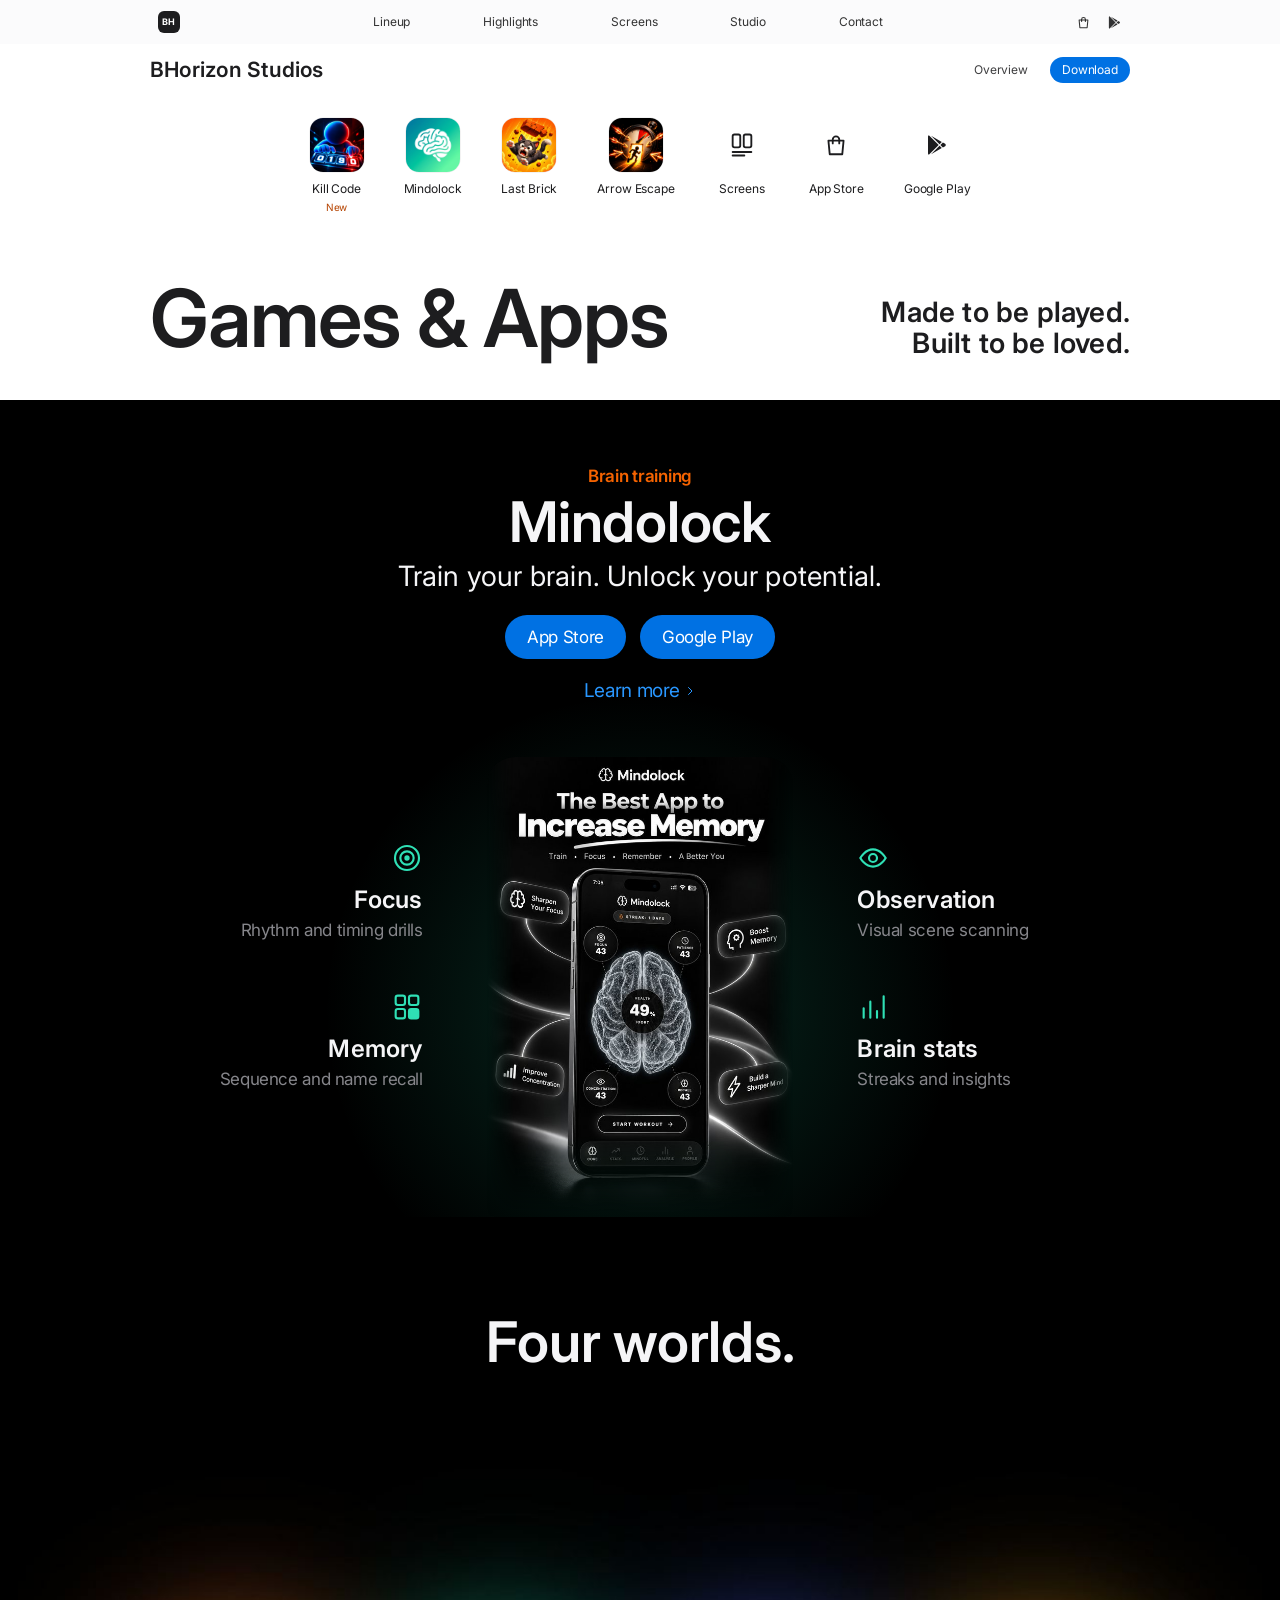
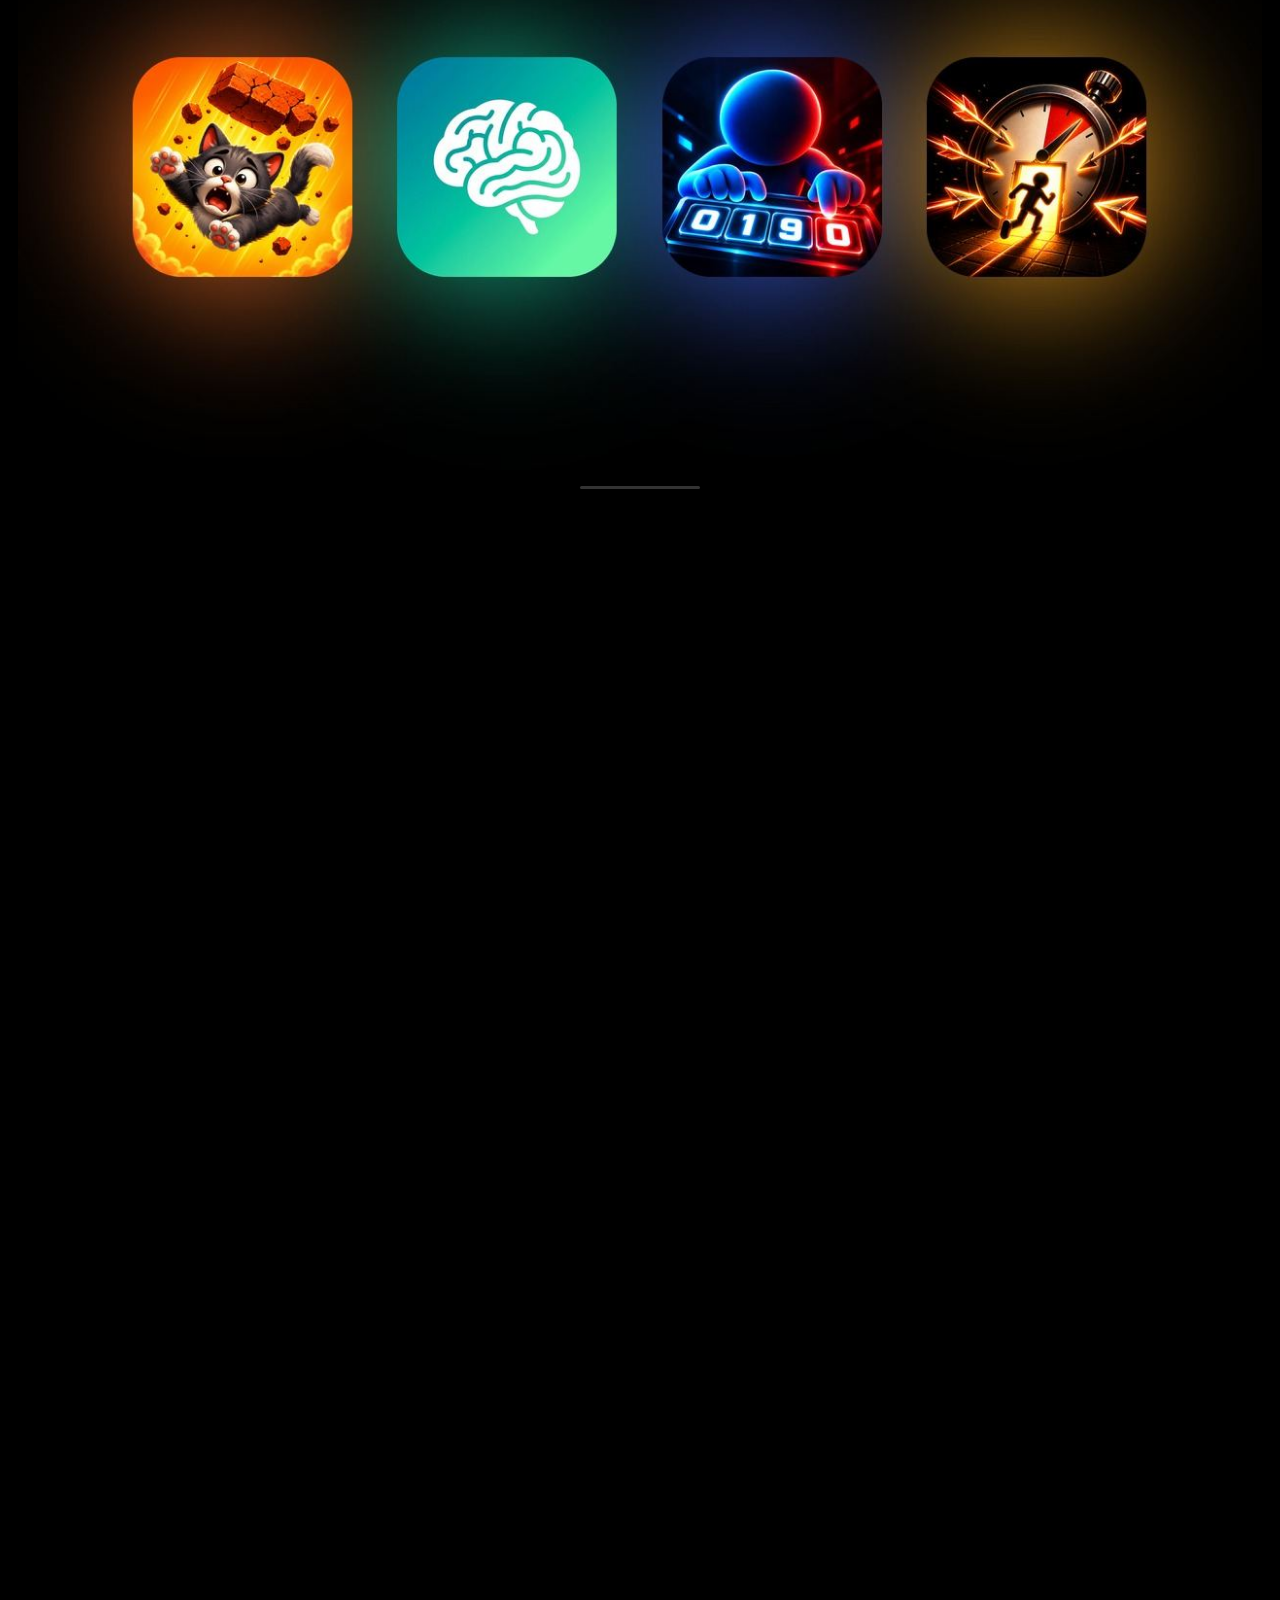
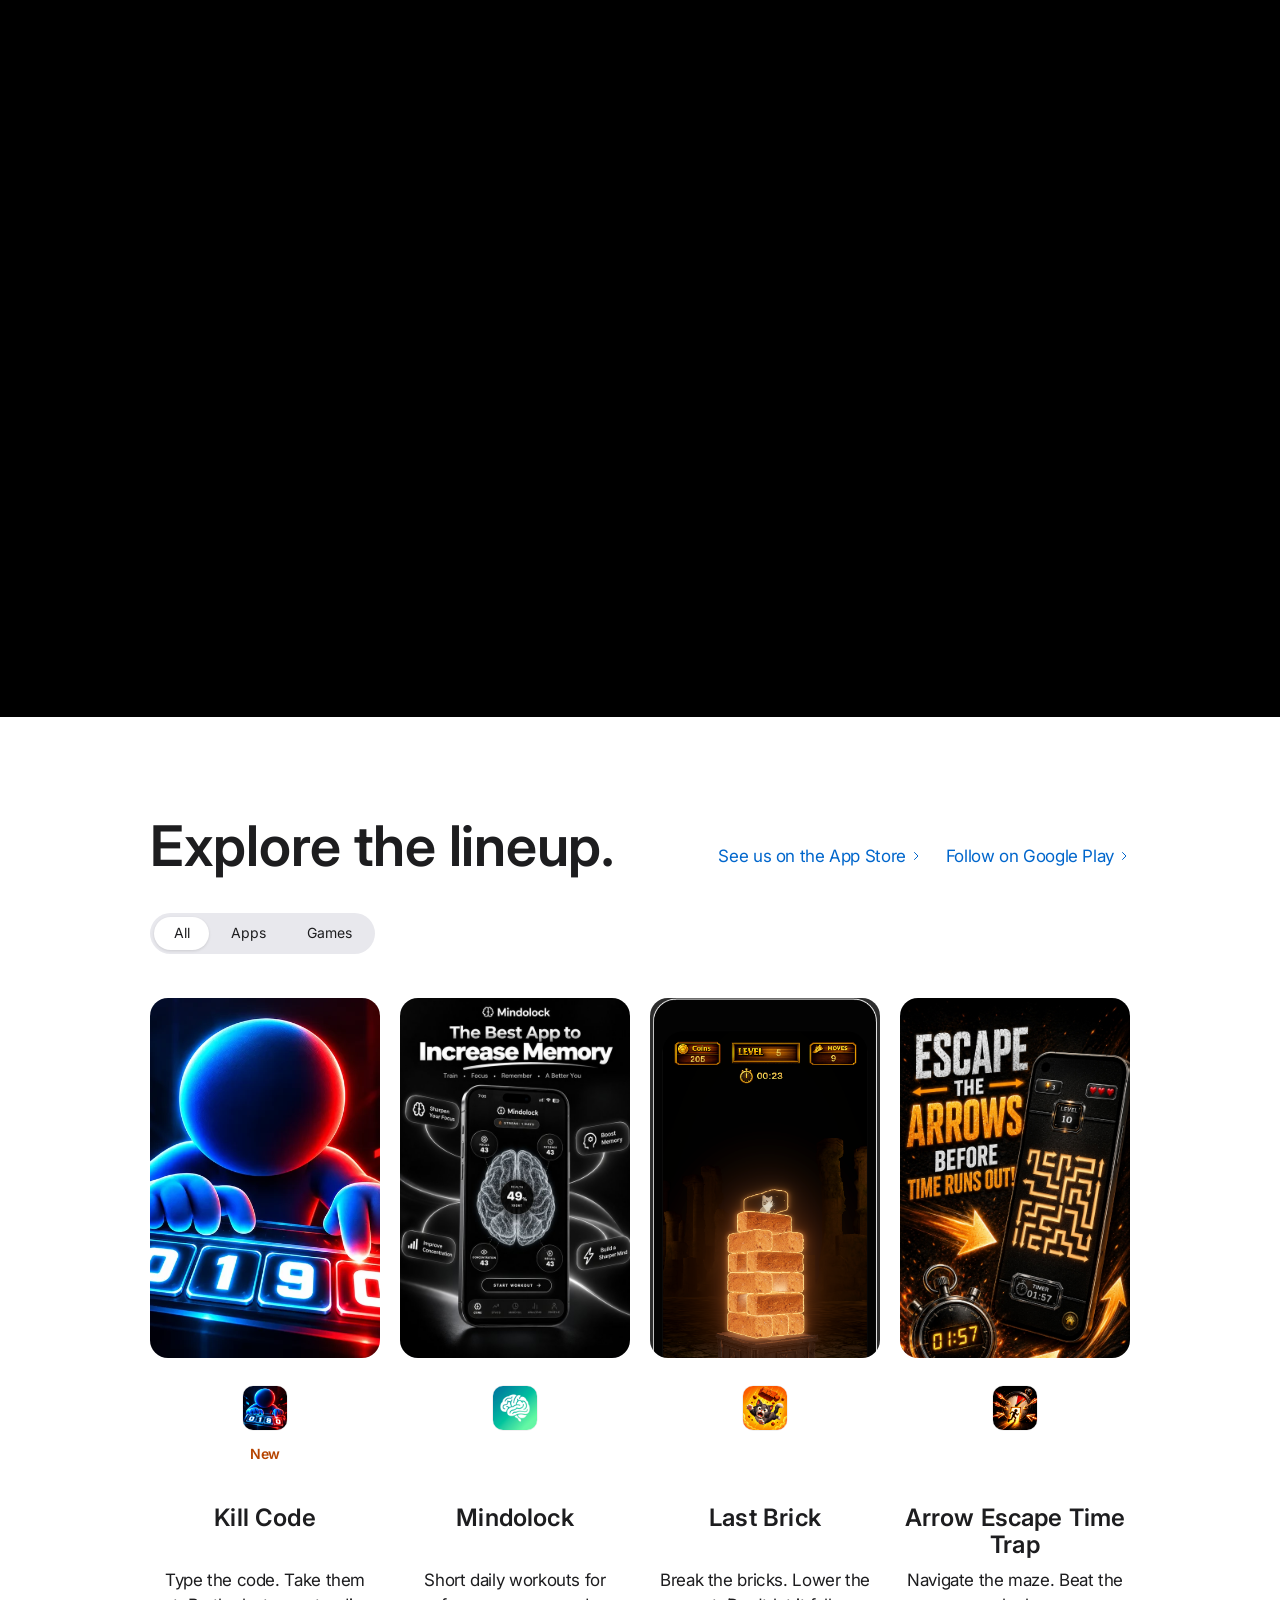
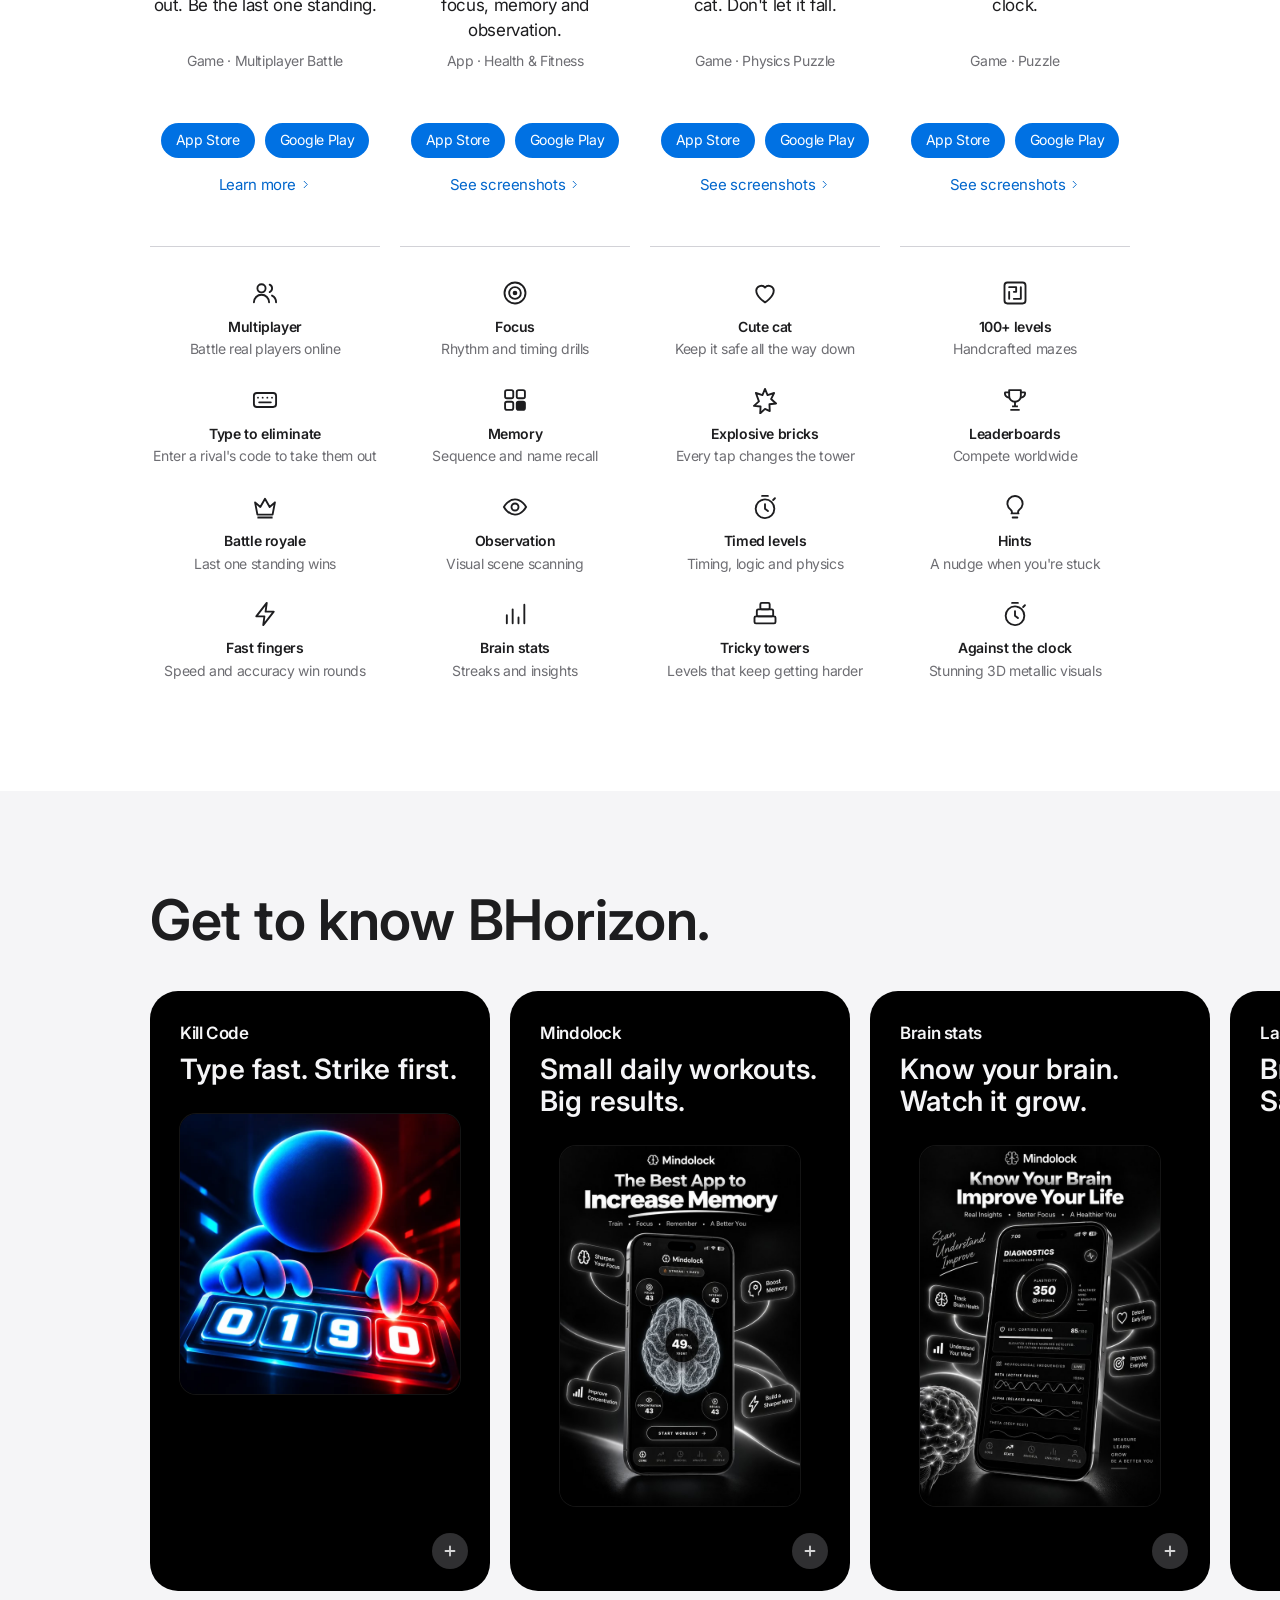
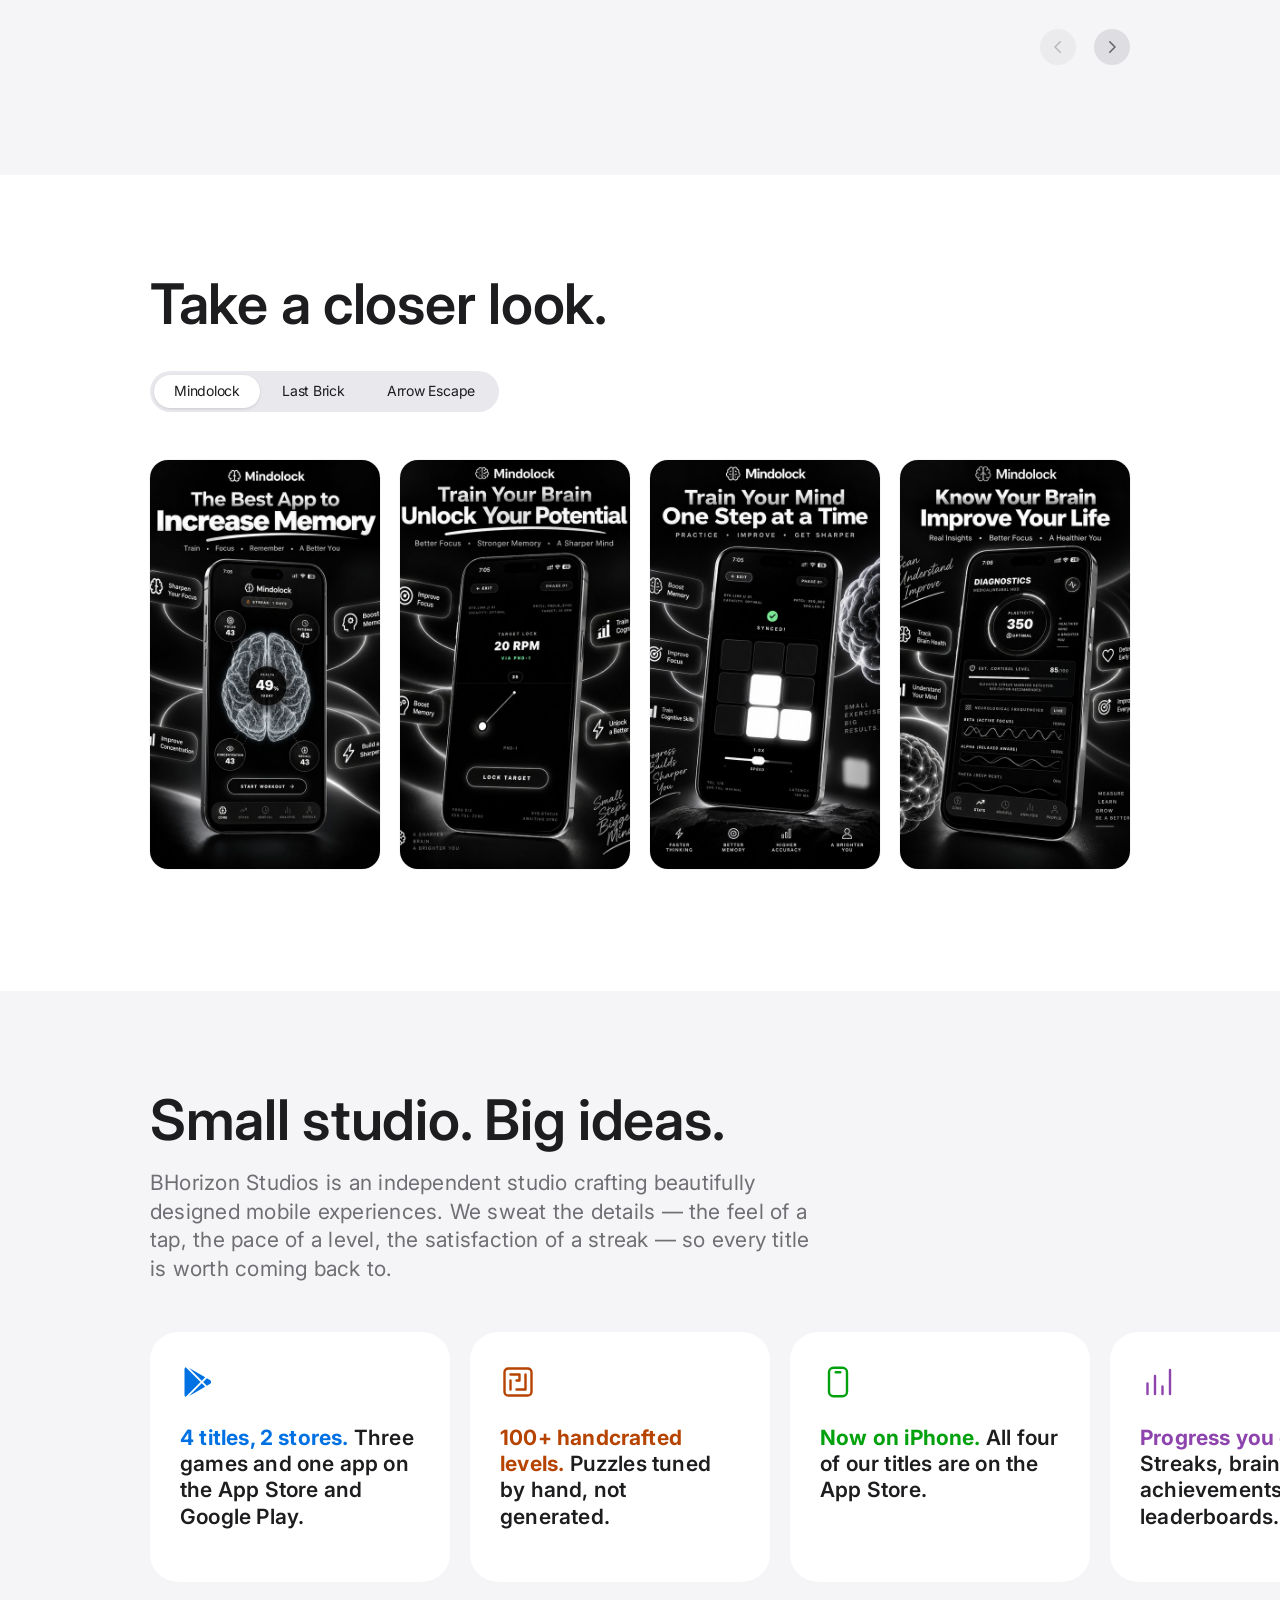
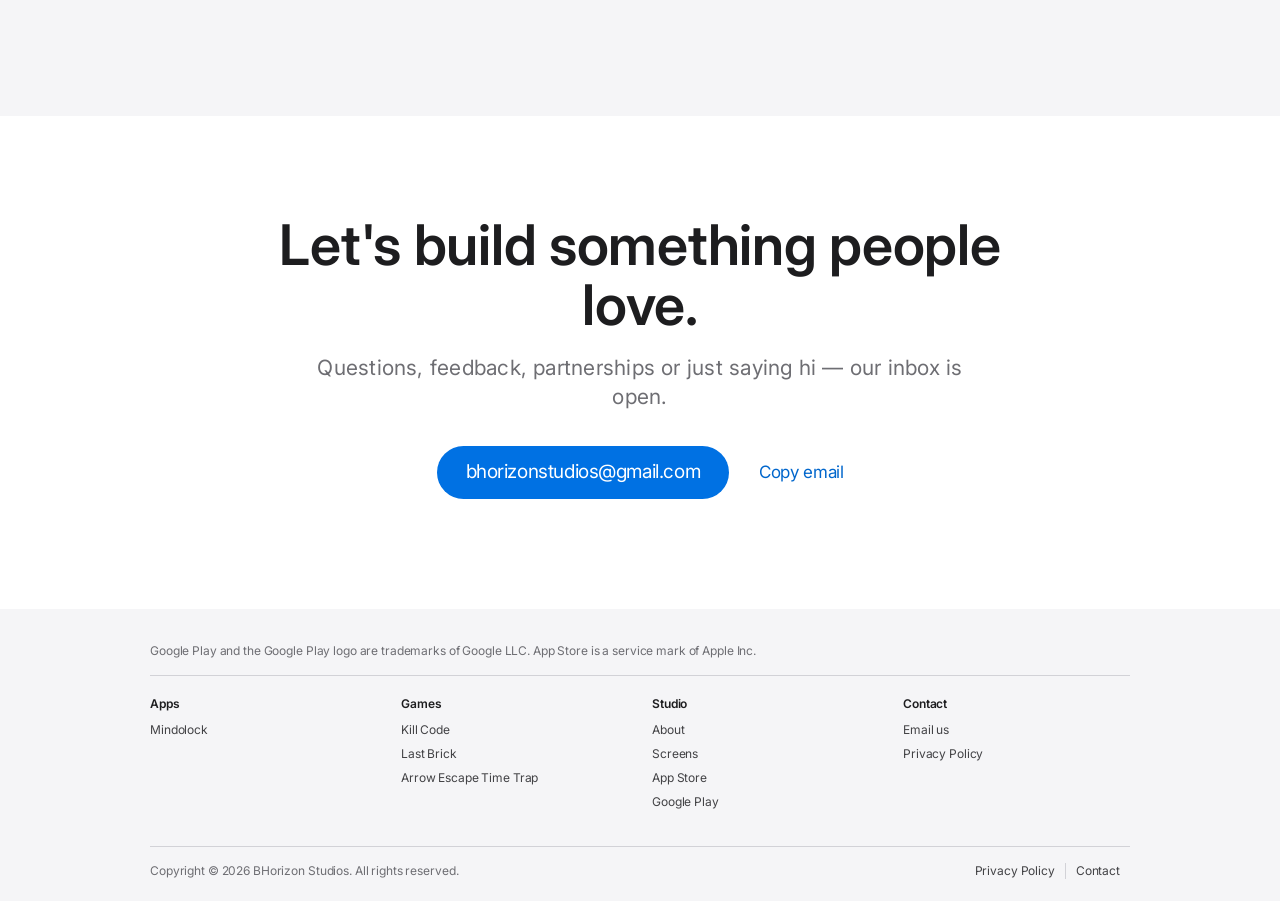
<file: index.html>
<!DOCTYPE html>
<html lang="en">
<head>
    <meta charset="UTF-8">
    <meta name="viewport" content="width=device-width, initial-scale=1.0">
    <title>BHorizon Studios — Mobile Games & Apps</title>
    <meta name="description" content="BHorizon Studios is an indie studio crafting mobile games and apps, including the multiplayer game Kill Code, the Mindolock brain training app, Last Brick and Arrow Escape Time Trap.">
    <meta name="keywords" content="BHorizon Studios, indie game studio, mobile games, mobile apps, puzzle games, brain training app, multiplayer game, Kill Code, Mindolock, Last Brick, Arrow Escape Time Trap">
    <meta name="author" content="BHorizon Studios">
    <meta name="theme-color" content="#ffffff">
    <meta name="color-scheme" content="light">
    <meta name="google-site-verification" content="SRwXmnFms2iyLD_WMo2_tKZxyJA9gge3lx7Fp7iQSiI" />

    <!-- Open Graph -->
    <meta property="og:title" content="BHorizon Studios — Mobile Games & Apps">
    <meta property="og:description" content="Games that thrill. Apps that sharpen. Explore Kill Code, Mindolock, Last Brick and Arrow Escape Time Trap on the App Store and Google Play.">
    <meta property="og:type" content="website">
    <meta property="og:image" content="images/screenshot1.jpg">

    <!-- Fonts: system font first (SF Pro on Apple devices), Inter everywhere else -->
    <link rel="preconnect" href="https://fonts.googleapis.com">
    <link rel="preconnect" href="https://fonts.gstatic.com" crossorigin>
    <link href="https://fonts.googleapis.com/css2?family=Inter:wght@400;500;600;700&display=swap" rel="stylesheet">

    <link rel="stylesheet" href="style.css">
</head>
<body>

    <!-- Icon sprite -->
    <svg width="0" height="0" style="position:absolute" aria-hidden="true">
        <defs>
            <symbol id="i-play" viewBox="0 0 24 24"><path fill="currentColor" d="M3,20.5V3.5C3,2.91 3.34,2.39 3.84,2.15L13.69,12L3.84,21.85C3.34,21.61 3,21.09 3,20.5M16.81,15.12L6.05,21.34L14.54,12.85L16.81,15.12M20.16,10.81C20.5,11.08 20.75,11.5 20.75,12C20.75,12.5 20.53,12.9 20.18,13.18L17.89,14.5L15.39,12L17.89,9.5L20.16,10.81M6.05,2.66L16.81,8.88L14.54,11.15L6.05,2.66Z"/></symbol>
            <symbol id="i-chevron" viewBox="0 0 24 24"><path fill="none" stroke="currentColor" stroke-width="2" stroke-linecap="round" stroke-linejoin="round" d="M9 5l7 7-7 7"/></symbol>
            <symbol id="i-plus" viewBox="0 0 24 24"><path fill="none" stroke="currentColor" stroke-width="2.4" stroke-linecap="round" d="M12 6v12M6 12h12"/></symbol>
            <symbol id="i-close" viewBox="0 0 24 24"><path fill="none" stroke="currentColor" stroke-width="2.2" stroke-linecap="round" d="M7 7l10 10M17 7L7 17"/></symbol>
            <symbol id="i-target" viewBox="0 0 24 24"><g fill="none" stroke="currentColor" stroke-width="1.6"><circle cx="12" cy="12" r="9"/><circle cx="12" cy="12" r="5"/><circle cx="12" cy="12" r="1.2" fill="currentColor"/></g></symbol>
            <symbol id="i-memory" viewBox="0 0 24 24"><g fill="none" stroke="currentColor" stroke-width="1.6" stroke-linejoin="round"><rect x="3.5" y="3.5" width="7" height="7" rx="1.6"/><rect x="13.5" y="3.5" width="7" height="7" rx="1.6"/><rect x="3.5" y="13.5" width="7" height="7" rx="1.6"/><rect x="13.5" y="13.5" width="7" height="7" rx="1.6" fill="currentColor"/></g></symbol>
            <symbol id="i-eye" viewBox="0 0 24 24"><g fill="none" stroke="currentColor" stroke-width="1.6"><path d="M2.5 12S6 5.5 12 5.5 21.5 12 21.5 12 18 18.5 12 18.5 2.5 12 2.5 12z"/><circle cx="12" cy="12" r="3"/></g></symbol>
            <symbol id="i-chart" viewBox="0 0 24 24"><g fill="none" stroke="currentColor" stroke-width="1.6" stroke-linecap="round"><path d="M5 20V13M10 20V8M15 20v-5M20 20V4"/></g></symbol>
            <symbol id="i-brick" viewBox="0 0 24 24"><g fill="none" stroke="currentColor" stroke-width="1.6" stroke-linejoin="round"><rect x="3" y="14" width="18" height="6" rx="1.2"/><rect x="5" y="8" width="14" height="6" rx="1.2"/><rect x="8" y="2.5" width="8" height="5.5" rx="1.2"/></g></symbol>
            <symbol id="i-burst" viewBox="0 0 24 24"><path fill="none" stroke="currentColor" stroke-width="1.6" stroke-linejoin="round" d="M12 2.5l2.2 5.3 5.6-1.8-2.6 5.2 4.3 3.8-5.7.6.3 5.9L12 19.6l-4.1 3.9.3-5.9-5.7-.6 4.3-3.8L4.2 6l5.6 1.8z"/></symbol>
            <symbol id="i-timer" viewBox="0 0 24 24"><g fill="none" stroke="currentColor" stroke-width="1.6" stroke-linecap="round"><circle cx="12" cy="13.5" r="8"/><path d="M12 9.5v4l2.5 2M9.5 2.5h5M19 6l1.5-1.5"/></g></symbol>
            <symbol id="i-trophy" viewBox="0 0 24 24"><g fill="none" stroke="currentColor" stroke-width="1.6" stroke-linejoin="round"><path d="M7 3.5h10v5a5 5 0 0 1-10 0z"/><path d="M7 5.5H3.5a3.5 3.5 0 0 0 3.8 4.4M17 5.5h3.5a3.5 3.5 0 0 1-3.8 4.4M12 13.5v4M8 20.5h8M9.5 17.5h5"/></g></symbol>
            <symbol id="i-bulb" viewBox="0 0 24 24"><g fill="none" stroke="currentColor" stroke-width="1.6" stroke-linecap="round" stroke-linejoin="round"><path d="M9 17.5h6M10 21h4M8.5 14.5a6.5 6.5 0 1 1 7 0c-.6.5-.9 1.2-.9 1.9v1.1H9.4v-1.1c0-.7-.3-1.4-.9-1.9z"/></g></symbol>
            <symbol id="i-maze" viewBox="0 0 24 24"><g fill="none" stroke="currentColor" stroke-width="1.6" stroke-linecap="round" stroke-linejoin="round"><rect x="3" y="3" width="18" height="18" rx="2.5"/><path d="M7 7h6v4M17 7v10h-6M7 11v6M11 11h2"/></g></symbol>
            <symbol id="i-phone" viewBox="0 0 24 24"><g fill="none" stroke="currentColor" stroke-width="1.6"><rect x="6" y="2.5" width="12" height="19" rx="3"/><path stroke-linecap="round" d="M10.5 5.5h3"/></g></symbol>
            <symbol id="i-heart" viewBox="0 0 24 24"><path fill="none" stroke="currentColor" stroke-width="1.6" stroke-linejoin="round" d="M12 20s-7.5-4.6-7.5-10.2A4.3 4.3 0 0 1 12 7.3a4.3 4.3 0 0 1 7.5 2.5C19.5 15.4 12 20 12 20z"/></symbol>
            <symbol id="i-users" viewBox="0 0 24 24"><g fill="none" stroke="currentColor" stroke-width="1.6" stroke-linecap="round"><circle cx="9" cy="8" r="3.5"/><path d="M2.5 20a6.5 6.5 0 0 1 13 0"/><path d="M16 4.8a3.5 3.5 0 0 1 0 6.4M18 14.2a6.5 6.5 0 0 1 3.5 5.8"/></g></symbol>
            <symbol id="i-keys" viewBox="0 0 24 24"><g fill="none" stroke="currentColor" stroke-width="1.6" stroke-linejoin="round"><rect x="2.5" y="6" width="19" height="12" rx="2.5"/><path stroke-linecap="round" d="M6 10h.01M10 10h.01M14 10h.01M18 10h.01M7 14h10"/></g></symbol>
            <symbol id="i-crown" viewBox="0 0 24 24"><path fill="none" stroke="currentColor" stroke-width="1.6" stroke-linejoin="round" d="M3.5 8l4.5 4 4-7 4 7 4.5-4-2 10.5h-13zM5.5 21h13"/></symbol>
            <symbol id="i-bolt" viewBox="0 0 24 24"><path fill="none" stroke="currentColor" stroke-width="1.6" stroke-linejoin="round" d="M13.5 2.5L4.5 14h7l-1 7.5 9-11.5h-7z"/></symbol>
            <symbol id="i-bag" viewBox="0 0 24 24"><g fill="none" stroke="currentColor" stroke-width="1.7" stroke-linecap="round" stroke-linejoin="round"><path d="M5 8h14l-1.2 12.5H6.2z"/><path d="M9 10.5V7a3 3 0 0 1 6 0v3.5"/></g></symbol>
            <symbol id="i-grid" viewBox="0 0 24 24"><g fill="none" stroke="currentColor" stroke-width="1.6"><rect x="4" y="3" width="6.5" height="11" rx="1.5"/><rect x="13.5" y="3" width="6.5" height="11" rx="1.5"/><path stroke-linecap="round" d="M4 18h16M4 21h10"/></g></symbol>
        </defs>
    </svg>

    <!-- ═══════════════ GLOBAL NAV ═══════════════ -->
    <header class="gnav" id="gnav">
        <div class="gnav-inner">
            <a href="#top" class="gnav-brand" aria-label="BHorizon Studios home">
                <span class="brand-mark">BH</span>
            </a>
            <nav class="gnav-links" aria-label="Main">
                <a href="#lineup">Lineup</a>
                <a href="#highlights">Highlights</a>
                <a href="#screens">Screens</a>
                <a href="#studio">Studio</a>
                <a href="#contact">Contact</a>
            </nav>
            <div class="gnav-stores">
                <a href="https://apps.apple.com/us/developer/md-imam-ul-biswas/id6812595601" target="_blank" rel="noopener" class="gnav-icon" aria-label="BHorizon Studios on the App Store">
                    <svg width="15" height="15" aria-hidden="true"><use href="#i-bag"/></svg>
                </a>
                <a href="https://play.google.com/store/apps/developer?id=BHorizon+Studios&amp;hl=en_IN" target="_blank" rel="noopener" class="gnav-icon" aria-label="BHorizon Studios on Google Play">
                    <svg width="15" height="15" aria-hidden="true"><use href="#i-play"/></svg>
                </a>
            </div>
            <button class="gnav-burger" id="gnavBurger" aria-label="Menu" aria-expanded="false" aria-controls="gnavMenu">
                <span></span><span></span>
            </button>
        </div>
        <nav class="gnav-menu" id="gnavMenu" aria-label="Mobile">
            <a href="#lineup">Lineup</a>
            <a href="#highlights">Highlights</a>
            <a href="#screens">Screens</a>
            <a href="#studio">Studio</a>
            <a href="#contact">Contact</a>
            <div class="gnav-menu-stores">
                <a href="https://apps.apple.com/us/developer/md-imam-ul-biswas/id6812595601" target="_blank" rel="noopener">App Store</a>
                <a href="https://play.google.com/store/apps/developer?id=BHorizon+Studios&amp;hl=en_IN" target="_blank" rel="noopener">Google Play</a>
            </div>
        </nav>
    </header>

    <!-- ═══════════════ LOCAL NAV (sticky) ═══════════════ -->
    <div class="localnav" id="localnav">
        <div class="wrap localnav-inner">
            <a href="#top" class="localnav-title">BHorizon Studios</a>
            <div class="localnav-actions">
                <a href="#showcase" class="localnav-link">Overview</a>
                <a href="#lineup" class="pill pill-sm">Download</a>
            </div>
        </div>
    </div>

    <main id="top">
        <!-- ═══════════════ CHAPTER NAV ═══════════════ -->
        <nav class="chapternav" aria-label="Products">
            <ul class="chapternav-items">
                <li>
                    <a href="#p-killcode">
                        <img src="images/killcode_icon.webp" alt="" width="54" height="54">
                        <span>Kill Code</span>
                        <em>New</em>
                    </a>
                </li>
                <li>
                    <a href="#p-mindolock">
                        <img src="images/mindolock_icon.jpg" alt="" width="54" height="54">
                        <span>Mindolock</span>
                    </a>
                </li>
                <li>
                    <a href="#p-lastbrick">
                        <img src="images/lastbrick_icon.jpg" alt="" width="54" height="54">
                        <span>Last Brick</span>
                    </a>
                </li>
                <li>
                    <a href="#p-arrowescape">
                        <img src="images/arrowescape_icon.jpg" alt="" width="54" height="54">
                        <span>Arrow Escape</span>
                    </a>
                </li>
                <li>
                    <a href="#screens">
                        <span class="chapternav-glyph"><svg width="28" height="28" aria-hidden="true"><use href="#i-grid"/></svg></span>
                        <span>Screens</span>
                    </a>
                </li>
                <li>
                    <a href="https://apps.apple.com/us/developer/md-imam-ul-biswas/id6812595601" target="_blank" rel="noopener">
                        <span class="chapternav-glyph"><svg width="26" height="26" aria-hidden="true"><use href="#i-bag"/></svg></span>
                        <span>App Store</span>
                    </a>
                </li>
                <li>
                    <a href="https://play.google.com/store/apps/developer?id=BHorizon+Studios&amp;hl=en_IN" target="_blank" rel="noopener">
                        <span class="chapternav-glyph"><svg width="24" height="24" aria-hidden="true"><use href="#i-play"/></svg></span>
                        <span>Google Play</span>
                    </a>
                </li>
            </ul>
        </nav>

        <!-- ═══════════════ INTRO ═══════════════ -->
        <section class="intro wrap">
            <h1 class="intro-title">Games &amp; Apps</h1>
            <p class="intro-tag">Made to be played.<br>Built to be loved.</p>
        </section>

        <!-- ═══════════════ HERO TILE ═══════════════ -->
        <section class="hero" aria-labelledby="heroTitle" data-nav="dark">
            <div class="hero-copy">
                <p class="eyebrow eyebrow-new">Brain training</p>
                <h2 class="hero-title" id="heroTitle">Mindolock</h2>
                <p class="hero-sub">Train your brain. Unlock your potential.</p>
                <div class="cta-row">
                    <a href="https://apps.apple.com/us/app/mindolock/id6812595599" target="_blank" rel="noopener" class="pill">App Store</a>
                    <a href="https://play.google.com/store/apps/details?id=com.bhorizonstudios.mindolock" target="_blank" rel="noopener" class="pill">Google Play</a>
                </div>
                <div class="cta-row hero-more">
                    <a href="#p-mindolock" class="text-link">Learn more <svg width="12" height="12" aria-hidden="true"><use href="#i-chevron"/></svg></a>
                </div>
            </div>
            <div class="hero-stage">
                <ul class="hero-feats hero-feats-left">
                    <li><svg width="32" height="32" aria-hidden="true"><use href="#i-target"/></svg><b>Focus</b><span>Rhythm and timing drills</span></li>
                    <li><svg width="32" height="32" aria-hidden="true"><use href="#i-memory"/></svg><b>Memory</b><span>Sequence and name recall</span></li>
                </ul>
                <div class="hero-phones" aria-hidden="true">
                    <img src="images/mindolock_ss1.jpg" alt="" class="hero-phone main">
                </div>
                <ul class="hero-feats hero-feats-right">
                    <li><svg width="32" height="32" aria-hidden="true"><use href="#i-eye"/></svg><b>Observation</b><span>Visual scene scanning</span></li>
                    <li><svg width="32" height="32" aria-hidden="true"><use href="#i-chart"/></svg><b>Brain stats</b><span>Streaks and insights</span></li>
                </ul>
            </div>
        </section>

        <!-- ═══════════════ SCROLL VIDEO ═══════════════ -->
        <!-- The video is scrubbed by scroll position. To use your own footage, replace the files in videos/
             (encode with a keyframe on every frame for smooth scrubbing — see videos/render_showcase.py). -->
        <section class="scrolly" id="showcase" aria-labelledby="scrollyTitle" data-nav="dark">
            <div class="scrolly-sticky">
                <div class="scrolly-captions">
                    <h2 class="visually-hidden" id="scrollyTitle">Our titles</h2>
                    <p class="scrolly-caption is-active" data-from="0" data-to="0.3">Four worlds.</p>
                    <p class="scrolly-caption" data-from="0.3" data-to="0.62">One studio.</p>
                    <p class="scrolly-caption" data-from="0.62" data-to="2">Now on the App Store<br>and Google Play.</p>
                </div>
                <video class="scrolly-video" id="scrollyVideo" muted playsinline preload="auto" aria-hidden="true"
                    data-wide="videos/showcase-wide.mp4" data-tall="videos/showcase-tall.mp4"
                    data-poster-wide="videos/showcase-wide.jpg" data-poster-tall="videos/showcase-tall.jpg"></video>
                <div class="scrolly-bar" aria-hidden="true"><span></span></div>
            </div>
        </section>

        <!-- ═══════════════ LINEUP ═══════════════ -->
        <section class="section" id="lineup">
            <div class="wrap section-head">
                <h2 class="section-title">Explore the lineup.</h2>
                <div class="more-links">
                    <a href="https://apps.apple.com/us/developer/md-imam-ul-biswas/id6812595601" target="_blank" rel="noopener" class="more-link">See us on the App Store <svg width="12" height="12" aria-hidden="true"><use href="#i-chevron"/></svg></a>
                    <a href="https://play.google.com/store/apps/developer?id=BHorizon+Studios&amp;hl=en_IN" target="_blank" rel="noopener" class="more-link">Follow on Google Play <svg width="12" height="12" aria-hidden="true"><use href="#i-chevron"/></svg></a>
                </div>
            </div>

            <div class="wrap">
                <div class="segmented" role="tablist" aria-label="Filter lineup" id="lineupFilter">
                    <button role="tab" aria-selected="true" data-filter="all">All</button>
                    <button role="tab" aria-selected="false" data-filter="app">Apps</button>
                    <button role="tab" aria-selected="false" data-filter="game">Games</button>
                </div>
            </div>

            <div class="lineup" id="lineupGrid">
                <!-- Kill Code -->
                <article class="model reveal" id="p-killcode" data-kind="game">
                    <div class="model-media is-art">
                        <img src="images/killcode_icon.webp" alt="Kill Code artwork" loading="lazy">
                    </div>
                    <img src="images/killcode_icon.webp" alt="" class="model-icon" loading="lazy">
                    <p class="eyebrow eyebrow-new">New</p>
                    <h3 class="model-name">Kill Code</h3>
                    <p class="model-tagline">Type the code. Take them out. Be the last one standing.</p>
                    <p class="model-meta">Game · Multiplayer Battle</p>
                    <div class="cta-row">
                        <a href="https://apps.apple.com/us/app/kill-code/id6823431919" target="_blank" rel="noopener" class="pill" aria-label="Kill Code on the App Store">App Store</a>
                        <a href="https://play.google.com/store/apps/details?id=com.bhorizonstudios.killcode" target="_blank" rel="noopener" class="pill" aria-label="Kill Code on Google Play">Google Play</a>
                    </div>
                    <button class="text-link model-screens" data-modal="m-killcode">Learn more <svg width="11" height="11" aria-hidden="true"><use href="#i-chevron"/></svg></button>
                    <ul class="model-features">
                        <li><svg width="28" height="28" aria-hidden="true"><use href="#i-users"/></svg><b>Multiplayer</b><span>Battle real players online</span></li>
                        <li><svg width="28" height="28" aria-hidden="true"><use href="#i-keys"/></svg><b>Type to eliminate</b><span>Enter a rival's code to take them out</span></li>
                        <li><svg width="28" height="28" aria-hidden="true"><use href="#i-crown"/></svg><b>Battle royale</b><span>Last one standing wins</span></li>
                        <li><svg width="28" height="28" aria-hidden="true"><use href="#i-bolt"/></svg><b>Fast fingers</b><span>Speed and accuracy win rounds</span></li>
                    </ul>
                </article>

                <!-- Mindolock -->
                <article class="model reveal" id="p-mindolock" data-kind="app">
                    <button class="model-media" data-lightbox="mindolock" aria-label="View Mindolock screenshots">
                        <img src="images/mindolock_ss1.jpg" alt="Mindolock brain dashboard" loading="lazy">
                    </button>
                    <img src="images/mindolock_icon.jpg" alt="" class="model-icon" loading="lazy">
                    <p class="eyebrow">&nbsp;</p>
                    <h3 class="model-name">Mindolock</h3>
                    <p class="model-tagline">Short daily workouts for focus, memory and observation.</p>
                    <p class="model-meta">App · Health &amp; Fitness</p>
                    <div class="cta-row">
                        <a href="https://apps.apple.com/us/app/mindolock/id6812595599" target="_blank" rel="noopener" class="pill" aria-label="Mindolock on the App Store">App Store</a>
                        <a href="https://play.google.com/store/apps/details?id=com.bhorizonstudios.mindolock" target="_blank" rel="noopener" class="pill" aria-label="Mindolock on Google Play">Google Play</a>
                    </div>
                    <a href="#s-mindolock" class="text-link model-screens" data-screens="mindolock">See screenshots <svg width="11" height="11" aria-hidden="true"><use href="#i-chevron"/></svg></a>
                    <ul class="model-features">
                        <li><svg width="28" height="28" aria-hidden="true"><use href="#i-target"/></svg><b>Focus</b><span>Rhythm and timing drills</span></li>
                        <li><svg width="28" height="28" aria-hidden="true"><use href="#i-memory"/></svg><b>Memory</b><span>Sequence and name recall</span></li>
                        <li><svg width="28" height="28" aria-hidden="true"><use href="#i-eye"/></svg><b>Observation</b><span>Visual scene scanning</span></li>
                        <li><svg width="28" height="28" aria-hidden="true"><use href="#i-chart"/></svg><b>Brain stats</b><span>Streaks and insights</span></li>
                    </ul>
                </article>

                <!-- Last Brick -->
                <article class="model reveal" id="p-lastbrick" data-kind="game">
                    <button class="model-media" data-lightbox="lastbrick" aria-label="View Last Brick screenshots">
                        <img src="images/lastbrick_ss1.jpg" alt="Last Brick gameplay" loading="lazy">
                    </button>
                    <img src="images/lastbrick_icon.jpg" alt="" class="model-icon" loading="lazy">
                    <p class="eyebrow">&nbsp;</p>
                    <h3 class="model-name">Last Brick</h3>
                    <p class="model-tagline">Break the bricks. Lower the cat. Don't let it fall.</p>
                    <p class="model-meta">Game · Physics Puzzle</p>
                    <div class="cta-row">
                        <a href="https://apps.apple.com/us/app/last-brick-3d/id6814111682" target="_blank" rel="noopener" class="pill" aria-label="Last Brick on the App Store">App Store</a>
                        <a href="https://play.google.com/store/apps/details?id=com.bhorizonstudios.lastbrick" target="_blank" rel="noopener" class="pill" aria-label="Last Brick on Google Play">Google Play</a>
                    </div>
                    <a href="#s-lastbrick" class="text-link model-screens" data-screens="lastbrick">See screenshots <svg width="11" height="11" aria-hidden="true"><use href="#i-chevron"/></svg></a>
                    <ul class="model-features">
                        <li><svg width="28" height="28" aria-hidden="true"><use href="#i-heart"/></svg><b>Cute cat</b><span>Keep it safe all the way down</span></li>
                        <li><svg width="28" height="28" aria-hidden="true"><use href="#i-burst"/></svg><b>Explosive bricks</b><span>Every tap changes the tower</span></li>
                        <li><svg width="28" height="28" aria-hidden="true"><use href="#i-timer"/></svg><b>Timed levels</b><span>Timing, logic and physics</span></li>
                        <li><svg width="28" height="28" aria-hidden="true"><use href="#i-brick"/></svg><b>Tricky towers</b><span>Levels that keep getting harder</span></li>
                    </ul>
                </article>

                <!-- Arrow Escape -->
                <article class="model reveal" id="p-arrowescape" data-kind="game">
                    <button class="model-media" data-lightbox="arrowescape" aria-label="View Arrow Escape screenshots">
                        <img src="images/screenshot3.jpg" alt="Arrow Escape Time Trap gameplay" loading="lazy">
                    </button>
                    <img src="images/arrowescape_icon.jpg" alt="" class="model-icon" loading="lazy">
                    <p class="eyebrow">&nbsp;</p>
                    <h3 class="model-name">Arrow Escape Time Trap</h3>
                    <p class="model-tagline">Navigate the maze. Beat the clock.</p>
                    <p class="model-meta">Game · Puzzle</p>
                    <div class="cta-row">
                        <a href="https://apps.apple.com/us/app/arrow-escaper/id6816338832" target="_blank" rel="noopener" class="pill" aria-label="Arrow Escape on the App Store">App Store</a>
                        <a href="https://play.google.com/store/apps/details?id=com.bhorizonstudios.arrowescape" target="_blank" rel="noopener" class="pill" id="download-arrow-escape" aria-label="Arrow Escape on Google Play">Google Play</a>
                    </div>
                    <a href="#s-arrowescape" class="text-link model-screens" data-screens="arrowescape">See screenshots <svg width="11" height="11" aria-hidden="true"><use href="#i-chevron"/></svg></a>
                    <ul class="model-features">
                        <li><svg width="28" height="28" aria-hidden="true"><use href="#i-maze"/></svg><b>100+ levels</b><span>Handcrafted mazes</span></li>
                        <li><svg width="28" height="28" aria-hidden="true"><use href="#i-trophy"/></svg><b>Leaderboards</b><span>Compete worldwide</span></li>
                        <li><svg width="28" height="28" aria-hidden="true"><use href="#i-bulb"/></svg><b>Hints</b><span>A nudge when you're stuck</span></li>
                        <li><svg width="28" height="28" aria-hidden="true"><use href="#i-timer"/></svg><b>Against the clock</b><span>Stunning 3D metallic visuals</span></li>
                    </ul>
                </article>
            </div>
        </section>

        <!-- ═══════════════ HIGHLIGHTS GALLERY ═══════════════ -->
        <section class="section section-alt" id="highlights">
            <div class="wrap section-head">
                <h2 class="section-title">Get to know BHorizon.</h2>
            </div>

            <div class="gallery" id="gallery" tabindex="-1">
                <ul class="gallery-track">
                    <li class="card reveal">
                        <div class="card-copy">
                            <p class="card-eyebrow">Kill Code</p>
                            <h3 class="card-title">Type fast. Strike first.</h3>
                        </div>
                        <img src="images/killcode_icon.webp" alt="Kill Code artwork" class="is-art" loading="lazy">
                        <button class="card-plus" data-modal="m-killcode" aria-label="More about Kill Code"><svg width="18" height="18" aria-hidden="true"><use href="#i-plus"/></svg></button>
                    </li>
                    <li class="card reveal">
                        <div class="card-copy">
                            <p class="card-eyebrow">Mindolock</p>
                            <h3 class="card-title">Small daily workouts. Big results.</h3>
                        </div>
                        <img src="images/mindolock_ss1.jpg" alt="Mindolock brain dashboard" loading="lazy">
                        <button class="card-plus" data-modal="m-mindolock" aria-label="More about Mindolock"><svg width="18" height="18" aria-hidden="true"><use href="#i-plus"/></svg></button>
                    </li>
                    <li class="card reveal">
                        <div class="card-copy">
                            <p class="card-eyebrow">Brain stats</p>
                            <h3 class="card-title">Know your brain. Watch it grow.</h3>
                        </div>
                        <img src="images/mindolock_ss3.jpg" alt="Mindolock brain diagnostics" loading="lazy">
                        <button class="card-plus" data-modal="m-stats" aria-label="More about brain stats"><svg width="18" height="18" aria-hidden="true"><use href="#i-plus"/></svg></button>
                    </li>
                    <li class="card reveal">
                        <div class="card-copy">
                            <p class="card-eyebrow">Last Brick</p>
                            <h3 class="card-title">Break the bricks. Save the cat.</h3>
                        </div>
                        <img src="images/lastbrick_ss1.jpg" alt="Last Brick gameplay" loading="lazy">
                        <button class="card-plus" data-modal="m-lastbrick" aria-label="More about Last Brick"><svg width="18" height="18" aria-hidden="true"><use href="#i-plus"/></svg></button>
                    </li>
                    <li class="card reveal">
                        <div class="card-copy">
                            <p class="card-eyebrow">Physics</p>
                            <h3 class="card-title">One tap. Total chaos.</h3>
                        </div>
                        <img src="images/3rd.png" alt="Last Brick explosion" loading="lazy">
                        <button class="card-plus" data-modal="m-physics" aria-label="More about Last Brick physics"><svg width="18" height="18" aria-hidden="true"><use href="#i-plus"/></svg></button>
                    </li>
                    <li class="card reveal">
                        <div class="card-copy">
                            <p class="card-eyebrow">Arrow Escape</p>
                            <h3 class="card-title">Escape the maze. Beat the clock.</h3>
                        </div>
                        <img src="images/screenshot3.jpg" alt="Arrow Escape gameplay" loading="lazy">
                        <button class="card-plus" data-modal="m-arrowescape" aria-label="More about Arrow Escape"><svg width="18" height="18" aria-hidden="true"><use href="#i-plus"/></svg></button>
                    </li>
                    <li class="card reveal">
                        <div class="card-copy">
                            <p class="card-eyebrow">Achievements</p>
                            <h3 class="card-title">Complete challenges. Earn glory.</h3>
                        </div>
                        <img src="images/screenshot2.jpg" alt="Arrow Escape achievements" loading="lazy">
                        <button class="card-plus" data-modal="m-glory" aria-label="More about achievements and leaderboards"><svg width="18" height="18" aria-hidden="true"><use href="#i-plus"/></svg></button>
                    </li>
                </ul>
            </div>
            <div class="wrap paddles">
                <button class="paddle" id="paddlePrev" aria-label="Previous" disabled><svg width="18" height="18" aria-hidden="true" style="transform:scaleX(-1)"><use href="#i-chevron"/></svg></button>
                <button class="paddle" id="paddleNext" aria-label="Next"><svg width="18" height="18" aria-hidden="true"><use href="#i-chevron"/></svg></button>
            </div>
        </section>

        <!-- ═══════════════ SCREENS ═══════════════ -->
        <section class="section" id="screens">
            <div class="wrap section-head">
                <h2 class="section-title">Take a closer look.</h2>
            </div>
            <div class="wrap">
                <div class="segmented" role="tablist" aria-label="Choose a title" id="screensTabs">
                    <button role="tab" id="t-mindolock" aria-selected="true" aria-controls="s-mindolock">Mindolock</button>
                    <button role="tab" id="t-lastbrick" aria-selected="false" aria-controls="s-lastbrick">Last Brick</button>
                    <button role="tab" id="t-arrowescape" aria-selected="false" aria-controls="s-arrowescape">Arrow Escape</button>
                </div>
            </div>

            <div class="screens-panel" id="s-mindolock" role="tabpanel" aria-labelledby="t-mindolock" data-gallery="mindolock">
                <button class="shot" data-index="0"><img src="images/mindolock_ss1.jpg" alt="Mindolock brain dashboard" loading="lazy"></button>
                <button class="shot" data-index="1"><img src="images/mindolock_ss4.jpg" alt="Mindolock focus training exercise" loading="lazy"></button>
                <button class="shot" data-index="2"><img src="images/mindolock_ss2.jpg" alt="Mindolock sequence memory exercise" loading="lazy"></button>
                <button class="shot" data-index="3"><img src="images/mindolock_ss3.jpg" alt="Mindolock brain diagnostics" loading="lazy"></button>
            </div>
            <div class="screens-panel" id="s-lastbrick" role="tabpanel" aria-labelledby="t-lastbrick" data-gallery="lastbrick" hidden>
                <button class="shot" data-index="0"><img src="images/lastbrick_ss1.jpg" alt="Last Brick gameplay" loading="lazy"></button>
                <button class="shot" data-index="1"><img src="images/lastbrick_ss2.jpg" alt="Last Brick level" loading="lazy"></button>
                <button class="shot" data-index="2"><img src="images/lastbrick_ss3.jpg" alt="Last Brick tower" loading="lazy"></button>
                <button class="shot" data-index="3"><img src="images/3rd.png" alt="Last Brick explosion" loading="lazy"></button>
            </div>
            <div class="screens-panel" id="s-arrowescape" role="tabpanel" aria-labelledby="t-arrowescape" data-gallery="arrowescape" hidden>
                <button class="shot" data-index="0"><img src="images/screenshot3.jpg" alt="Arrow Escape gameplay" loading="lazy"></button>
                <button class="shot" data-index="1"><img src="images/screenshot5.jpg" alt="Arrow Escape levels" loading="lazy"></button>
                <button class="shot" data-index="2"><img src="images/screenshot2.jpg" alt="Arrow Escape achievements" loading="lazy"></button>
                <button class="shot" data-index="3"><img src="images/screenshot4.jpg" alt="Arrow Escape leaderboards" loading="lazy"></button>
            </div>
        </section>

        <!-- ═══════════════ STUDIO ═══════════════ -->
        <section class="section section-alt" id="studio">
            <div class="wrap section-head stacked">
                <h2 class="section-title">Small studio. Big ideas.</h2>
                <p class="section-lede">BHorizon Studios is an independent studio crafting beautifully designed mobile experiences. We sweat the details — the feel of a tap, the pace of a level, the satisfaction of a streak — so every title is worth coming back to.</p>
            </div>
            <ul class="why">
                <li class="why-card reveal">
                    <svg width="36" height="36" aria-hidden="true" class="why-icon c-blue"><use href="#i-play"/></svg>
                    <p><b class="c-blue">4 titles, 2 stores.</b> Three games and one app on the App Store and Google Play.</p>
                </li>
                <li class="why-card reveal">
                    <svg width="36" height="36" aria-hidden="true" class="why-icon c-orange"><use href="#i-maze"/></svg>
                    <p><b class="c-orange">100+ handcrafted levels.</b> Puzzles tuned by hand, not generated.</p>
                </li>
                <li class="why-card reveal">
                    <svg width="36" height="36" aria-hidden="true" class="why-icon c-green"><use href="#i-phone"/></svg>
                    <p><b class="c-green">Now on iPhone.</b> All four of our titles are on the App Store.</p>
                </li>
                <li class="why-card reveal">
                    <svg width="36" height="36" aria-hidden="true" class="why-icon c-purple"><use href="#i-chart"/></svg>
                    <p><b class="c-purple">Progress you can see.</b> Streaks, brain stats, achievements and leaderboards.</p>
                </li>
                <li class="why-card reveal">
                    <svg width="36" height="36" aria-hidden="true" class="why-icon c-pink"><use href="#i-heart"/></svg>
                    <p><b class="c-pink">Made with care.</b> An indie team that reads every piece of feedback.</p>
                </li>
            </ul>
        </section>

        <!-- ═══════════════ CONTACT ═══════════════ -->
        <section class="section contact" id="contact">
            <div class="wrap">
                <h2 class="contact-title">Let's build something people love.</h2>
                <p class="section-lede">Questions, feedback, partnerships or just saying hi — our inbox is open.</p>
                <div class="cta-row center">
                    <a href="mailto:bhorizonstudios@gmail.com" class="pill pill-lg">bhorizonstudios@gmail.com</a>
                    <button class="text-link" id="copyEmail" data-email="bhorizonstudios@gmail.com">Copy email</button>
                </div>
            </div>
        </section>
    </main>

    <!-- ═══════════════ FOOTER ═══════════════ -->
    <footer class="footer">
        <div class="wrap">
            <div class="footer-notes">
                <p>Google Play and the Google Play logo are trademarks of Google LLC. App Store is a service mark of Apple Inc.</p>
            </div>
            <div class="footer-dir">
                <div>
                    <h3>Apps</h3>
                    <a href="#p-mindolock">Mindolock</a>
                </div>
                <div>
                    <h3>Games</h3>
                    <a href="#p-killcode">Kill Code</a>
                    <a href="#p-lastbrick">Last Brick</a>
                    <a href="#p-arrowescape">Arrow Escape Time Trap</a>
                </div>
                <div>
                    <h3>Studio</h3>
                    <a href="#studio">About</a>
                    <a href="#screens">Screens</a>
                    <a href="https://apps.apple.com/us/developer/md-imam-ul-biswas/id6812595601" target="_blank" rel="noopener">App Store</a>
                    <a href="https://play.google.com/store/apps/developer?id=BHorizon+Studios&amp;hl=en_IN" target="_blank" rel="noopener">Google Play</a>
                </div>
                <div>
                    <h3>Contact</h3>
                    <a href="mailto:bhorizonstudios@gmail.com">Email us</a>
                    <a href="privacy/">Privacy Policy</a>
                </div>
            </div>
            <div class="footer-legal">
                <p>Copyright &copy; <span id="year">2026</span> BHorizon Studios. All rights reserved.</p>
                <nav aria-label="Legal">
                    <a href="privacy/">Privacy Policy</a>
                    <a href="mailto:bhorizonstudios@gmail.com">Contact</a>
                </nav>
            </div>
        </div>
    </footer>

    <!-- ═══════════════ MODAL CONTENT ═══════════════ -->
    <template id="m-mindolock">
        <p class="modal-eyebrow">Mindolock</p>
        <h2 class="modal-title">Train your brain. Unlock your potential.</h2>
        <p><b>Short, focused daily workouts</b> that sharpen your focus, memory, observation and patience. Each session takes just a few minutes, so it fits into any day.</p>
        <p><b>Four ways to train.</b> Rhythm and timing drills for focus, sequence and name recall for memory, and visual scene scanning for observation.</p>
        <div class="cta-row start">
            <a href="https://apps.apple.com/us/app/mindolock/id6812595599" target="_blank" rel="noopener" class="pill" aria-label="Mindolock on the App Store">App Store</a>
            <a href="https://play.google.com/store/apps/details?id=com.bhorizonstudios.mindolock" target="_blank" rel="noopener" class="pill" aria-label="Mindolock on Google Play">Google Play</a>
        </div>
    </template>
    <template id="m-stats">
        <p class="modal-eyebrow">Brain stats</p>
        <h2 class="modal-title">See small exercises turn into big results.</h2>
        <p><b>Track your brain stats</b> across every skill you train, build streaks that keep you coming back, and get insights into how you're improving over time.</p>
        <div class="cta-row start">
            <a href="https://apps.apple.com/us/app/mindolock/id6812595599" target="_blank" rel="noopener" class="pill" aria-label="Mindolock on the App Store">App Store</a>
            <a href="https://play.google.com/store/apps/details?id=com.bhorizonstudios.mindolock" target="_blank" rel="noopener" class="pill" aria-label="Mindolock on Google Play">Google Play</a>
        </div>
    </template>
    <template id="m-lastbrick">
        <p class="modal-eyebrow">Last Brick</p>
        <h2 class="modal-title">Just don't let the cat fall.</h2>
        <p><b>Tap and break bricks</b> to safely lower the cat to the ground. Every level tests your timing, logic and physics skills — and they keep getting trickier.</p>
        <div class="cta-row start">
            <a href="https://apps.apple.com/us/app/last-brick-3d/id6814111682" target="_blank" rel="noopener" class="pill" aria-label="Last Brick on the App Store">App Store</a>
            <a href="https://play.google.com/store/apps/details?id=com.bhorizonstudios.lastbrick" target="_blank" rel="noopener" class="pill" aria-label="Last Brick on Google Play">Google Play</a>
        </div>
    </template>
    <template id="m-physics">
        <p class="modal-eyebrow">Physics</p>
        <h2 class="modal-title">Explosive bricks. Timed levels.</h2>
        <p><b>Every brick you break changes the tower.</b> Some explode, some shift the balance, and the clock is always running. Plan ahead, then tap with confidence.</p>
        <div class="cta-row start">
            <a href="https://apps.apple.com/us/app/last-brick-3d/id6814111682" target="_blank" rel="noopener" class="pill" aria-label="Last Brick on the App Store">App Store</a>
            <a href="https://play.google.com/store/apps/details?id=com.bhorizonstudios.lastbrick" target="_blank" rel="noopener" class="pill" aria-label="Last Brick on Google Play">Google Play</a>
        </div>
    </template>
    <template id="m-arrowescape">
        <p class="modal-eyebrow">Arrow Escape Time Trap</p>
        <h2 class="modal-title">Can you escape them all?</h2>
        <p><b>Navigate arrows through intricate mazes</b> and beat the clock. Handcrafted levels, hints when you need them and stunning 3D metallic visuals.</p>
        <div class="cta-row start">
            <a href="https://apps.apple.com/us/app/arrow-escaper/id6816338832" target="_blank" rel="noopener" class="pill" aria-label="Arrow Escape on the App Store">App Store</a>
            <a href="https://play.google.com/store/apps/details?id=com.bhorizonstudios.arrowescape" target="_blank" rel="noopener" class="pill" aria-label="Arrow Escape on Google Play">Google Play</a>
        </div>
    </template>
    <template id="m-killcode">
        <p class="modal-eyebrow">Kill Code</p>
        <h2 class="modal-title">The battle royale you win with your keyboard.</h2>
        <p><b>Drop into a multiplayer match</b> where every player has a code. Type a rival's code to eliminate them before they type yours.</p>
        <p><b>Speed and accuracy decide it.</b> Stay sharp, strike first and be the last one standing.</p>
        <div class="cta-row start">
            <a href="https://apps.apple.com/us/app/kill-code/id6823431919" target="_blank" rel="noopener" class="pill" aria-label="Kill Code on the App Store">App Store</a>
            <a href="https://play.google.com/store/apps/details?id=com.bhorizonstudios.killcode" target="_blank" rel="noopener" class="pill" aria-label="Kill Code on Google Play">Google Play</a>
        </div>
    </template>
    <template id="m-glory">
        <p class="modal-eyebrow">Achievements &amp; leaderboards</p>
        <h2 class="modal-title">Achieve. Unlock. Dominate.</h2>
        <p><b>Earn badges</b> as you clear challenges, then <b>climb the global leaderboards</b> to show your skills to the world.</p>
        <div class="cta-row start">
            <a href="https://apps.apple.com/us/app/arrow-escaper/id6816338832" target="_blank" rel="noopener" class="pill" aria-label="Arrow Escape on the App Store">App Store</a>
            <a href="https://play.google.com/store/apps/details?id=com.bhorizonstudios.arrowescape" target="_blank" rel="noopener" class="pill" aria-label="Arrow Escape on Google Play">Google Play</a>
        </div>
    </template>

    <dialog class="modal" id="modal" aria-labelledby="modalTitle">
        <button class="modal-close" aria-label="Close"><svg width="16" height="16" aria-hidden="true"><use href="#i-close"/></svg></button>
        <div class="modal-body"></div>
    </dialog>

    <!-- Lightbox -->
    <div class="lightbox" id="lightbox" hidden role="dialog" aria-modal="true" aria-label="Screenshot viewer">
        <button class="lb-btn lb-close" aria-label="Close"><svg width="16" height="16" aria-hidden="true"><use href="#i-close"/></svg></button>
        <button class="lb-btn lb-prev" aria-label="Previous"><svg width="18" height="18" aria-hidden="true" style="transform:scaleX(-1)"><use href="#i-chevron"/></svg></button>
        <img class="lb-img" alt="">
        <button class="lb-btn lb-next" aria-label="Next"><svg width="18" height="18" aria-hidden="true"><use href="#i-chevron"/></svg></button>
        <div class="lb-count"></div>
    </div>

    <script src="script.js"></script>
</body>
</html>
</file>
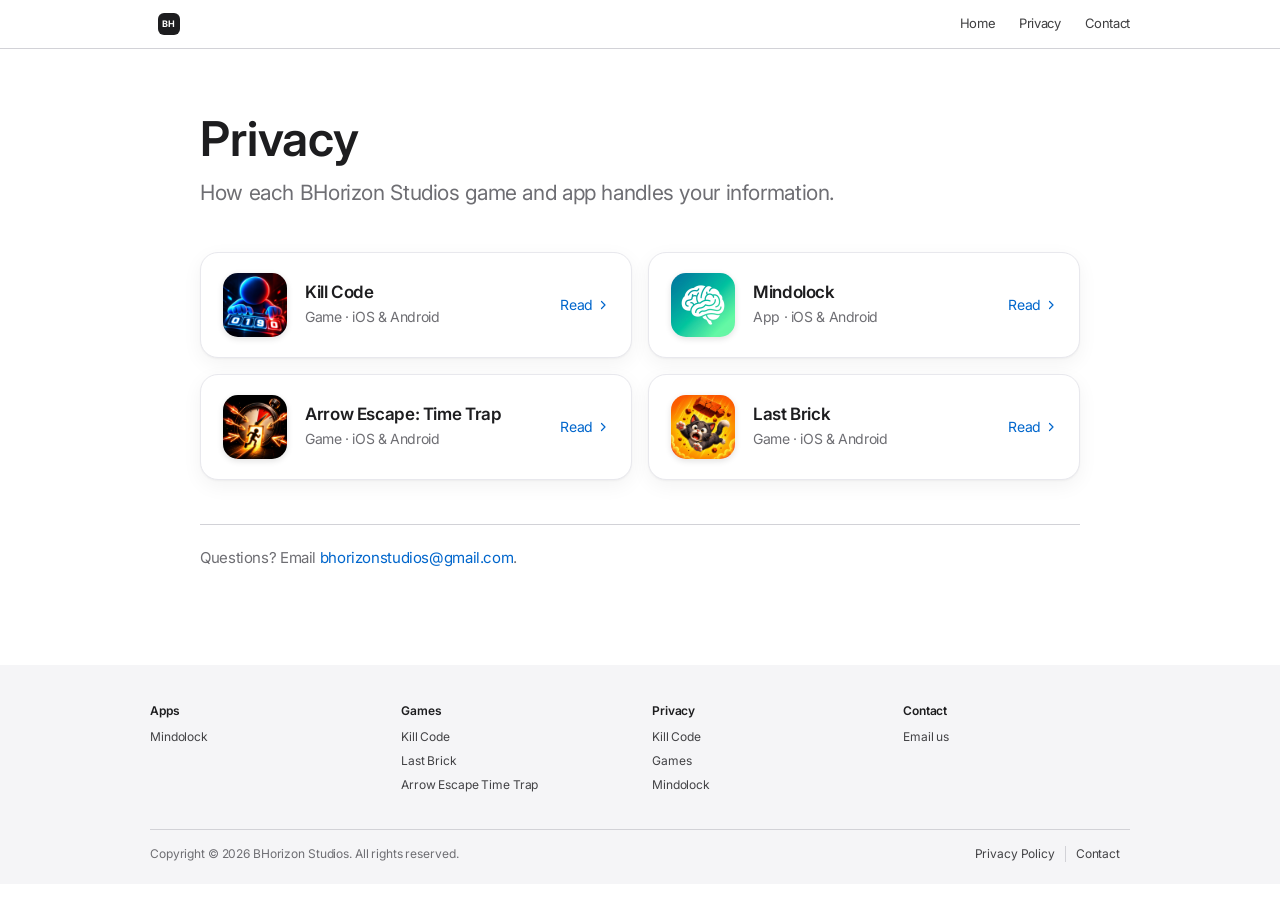
<file: privacy/index.html>
<!DOCTYPE html>
<html lang="en">
<head>
    <meta charset="UTF-8">
    <meta name="viewport" content="width=device-width, initial-scale=1.0">
    <title>Privacy — BHorizon Studios</title>
    <meta name="description" content="Privacy policies for every BHorizon Studios game and app.">
    <meta name="author" content="BHorizon Studios">
    <meta name="theme-color" content="#ffffff">
    <meta name="color-scheme" content="light">
    <link rel="preconnect" href="https://fonts.googleapis.com">
    <link rel="preconnect" href="https://fonts.gstatic.com" crossorigin>
    <link href="https://fonts.googleapis.com/css2?family=Inter:wght@400;500;600;700&display=swap" rel="stylesheet">
    <link rel="stylesheet" href="../style.css">
    <link rel="stylesheet" href="../privacy/policy.css">
</head>
<body>
    <header class="pnav">
        <div class="wrap pnav-inner">
            <a href="../" class="gnav-brand" aria-label="BHorizon Studios home"><span class="brand-mark">BH</span></a>
            <nav aria-label="Privacy">
                <a href="../">Home</a>
                <a href="../privacy/">Privacy</a>
                <a href="mailto:bhorizonstudios@gmail.com">Contact</a>
            </nav>
        </div>
    </header>

    <main class="policy wrap">
        <h1>Privacy</h1>
        <p class="policy-covers">How each BHorizon Studios game and app handles your information.</p>
        <div class="policy-hub">
            <a class="policy-card" href="kill-code/">
                <img src="../images/killcode_icon.webp" alt="" width="64" height="64">
                <span class="policy-card-text"><b>Kill Code</b><small>Game &middot; iOS &amp; Android</small></span>
                <span class="policy-card-go">Read<svg width="12" height="12" viewBox="0 0 24 24" aria-hidden="true"><path fill="none" stroke="currentColor" stroke-width="2.4" stroke-linecap="round" stroke-linejoin="round" d="M9 5l7 7-7 7"/></svg></span>
            </a>
            <a class="policy-card" href="mindolock/">
                <img src="../images/mindolock_icon.jpg" alt="" width="64" height="64">
                <span class="policy-card-text"><b>Mindolock</b><small>App &middot; iOS &amp; Android</small></span>
                <span class="policy-card-go">Read<svg width="12" height="12" viewBox="0 0 24 24" aria-hidden="true"><path fill="none" stroke="currentColor" stroke-width="2.4" stroke-linecap="round" stroke-linejoin="round" d="M9 5l7 7-7 7"/></svg></span>
            </a>
            <a class="policy-card" href="games/">
                <img src="../images/arrowescape_icon.jpg" alt="" width="64" height="64">
                <span class="policy-card-text"><b>Arrow Escape: Time Trap</b><small>Game &middot; iOS &amp; Android</small></span>
                <span class="policy-card-go">Read<svg width="12" height="12" viewBox="0 0 24 24" aria-hidden="true"><path fill="none" stroke="currentColor" stroke-width="2.4" stroke-linecap="round" stroke-linejoin="round" d="M9 5l7 7-7 7"/></svg></span>
            </a>
            <a class="policy-card" href="games/">
                <img src="../images/lastbrick_icon.jpg" alt="" width="64" height="64">
                <span class="policy-card-text"><b>Last Brick</b><small>Game &middot; iOS &amp; Android</small></span>
                <span class="policy-card-go">Read<svg width="12" height="12" viewBox="0 0 24 24" aria-hidden="true"><path fill="none" stroke="currentColor" stroke-width="2.4" stroke-linecap="round" stroke-linejoin="round" d="M9 5l7 7-7 7"/></svg></span>
            </a>
        </div>
        <p class="policy-contact">Questions? Email <a href="mailto:bhorizonstudios@gmail.com">bhorizonstudios@gmail.com</a>.</p>
    </main>

    <footer class="footer">
        <div class="wrap">
            <div class="footer-dir">
                <div>
                    <h3>Apps</h3>
                    <a href="../#p-mindolock">Mindolock</a>
                </div>
                <div>
                    <h3>Games</h3>
                    <a href="../#p-killcode">Kill Code</a>
                    <a href="../#p-lastbrick">Last Brick</a>
                    <a href="../#p-arrowescape">Arrow Escape Time Trap</a>
                </div>
                <div>
                    <h3>Privacy</h3>
                    <a href="../privacy/kill-code/">Kill Code</a>
                    <a href="../privacy/games/">Games</a>
                    <a href="../privacy/mindolock/">Mindolock</a>
                </div>
                <div>
                    <h3>Contact</h3>
                    <a href="mailto:bhorizonstudios@gmail.com">Email us</a>
                </div>
            </div>
            <div class="footer-legal">
                <p>Copyright &copy; 2026 BHorizon Studios. All rights reserved.</p>
                <nav aria-label="Legal">
                    <a href="../privacy/">Privacy Policy</a>
                    <a href="mailto:bhorizonstudios@gmail.com">Contact</a>
                </nav>
            </div>
        </div>
    </footer>
</body>
</html>
</file>
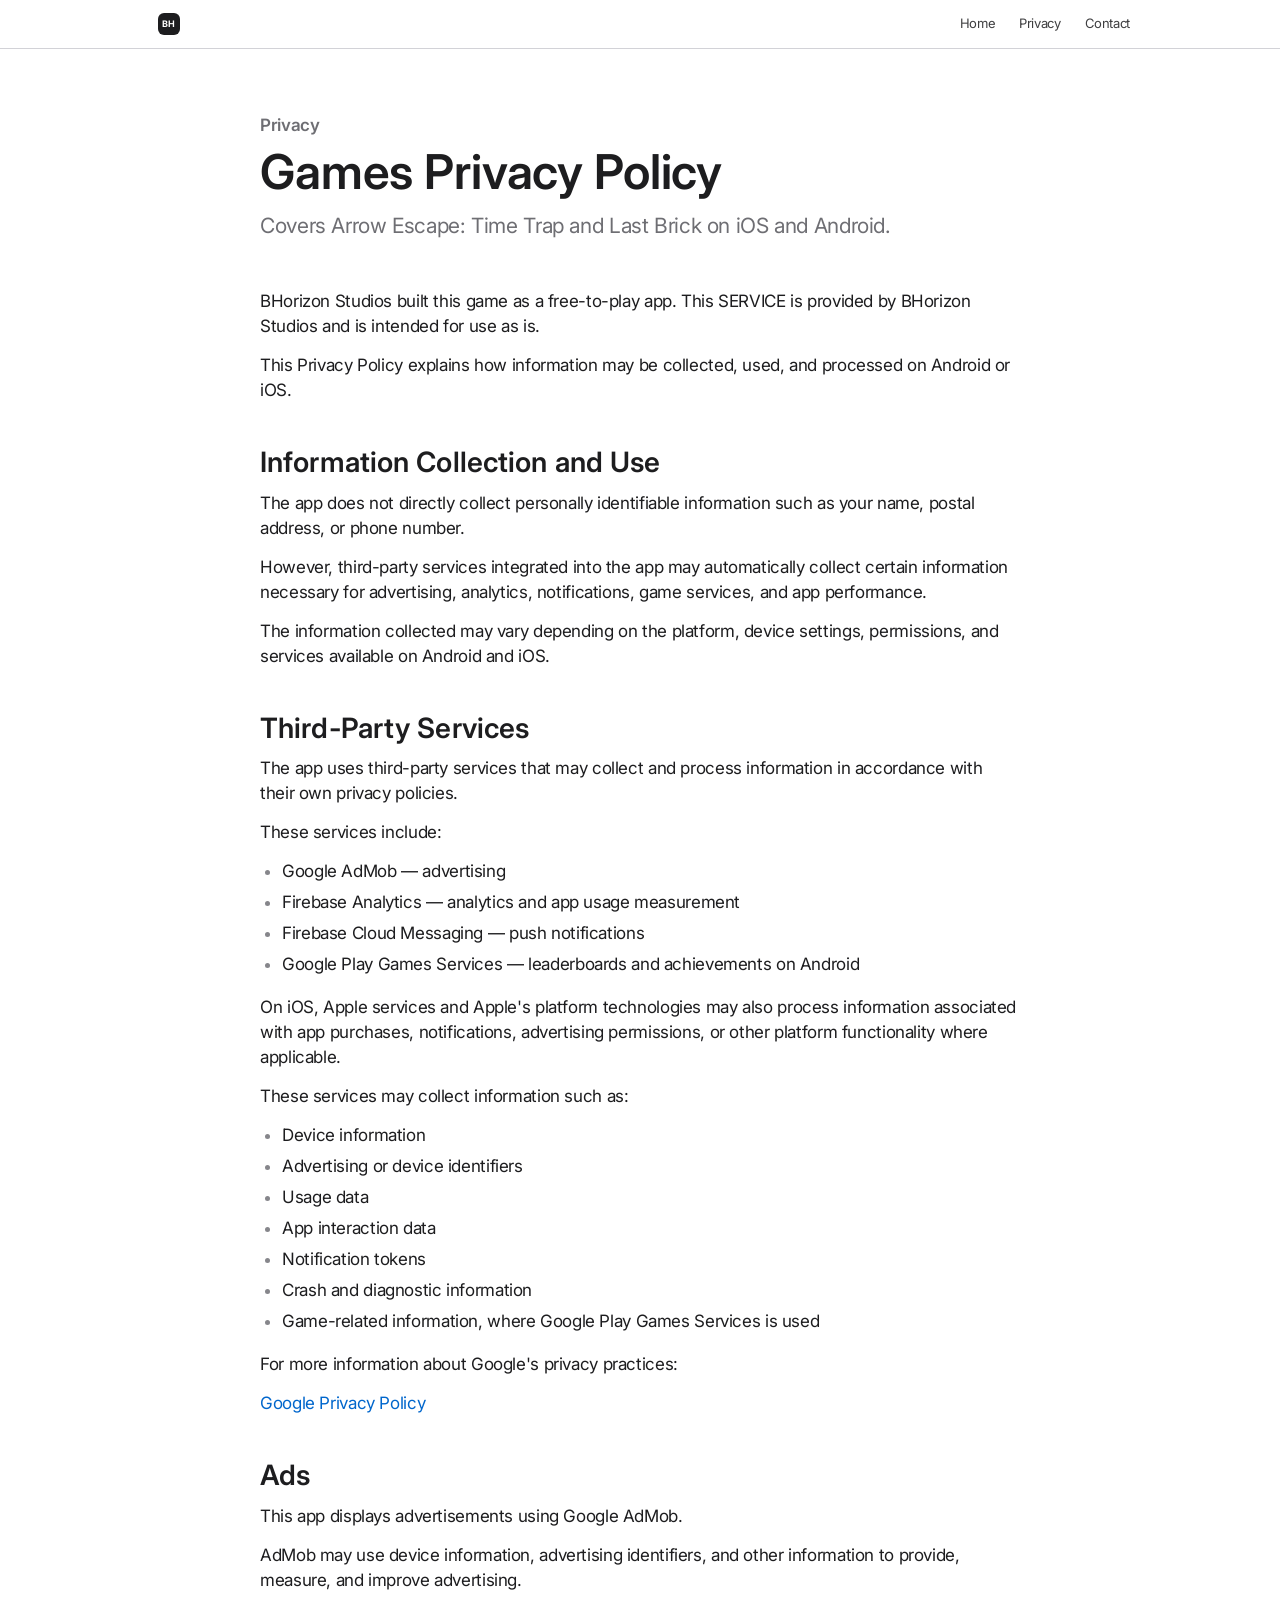
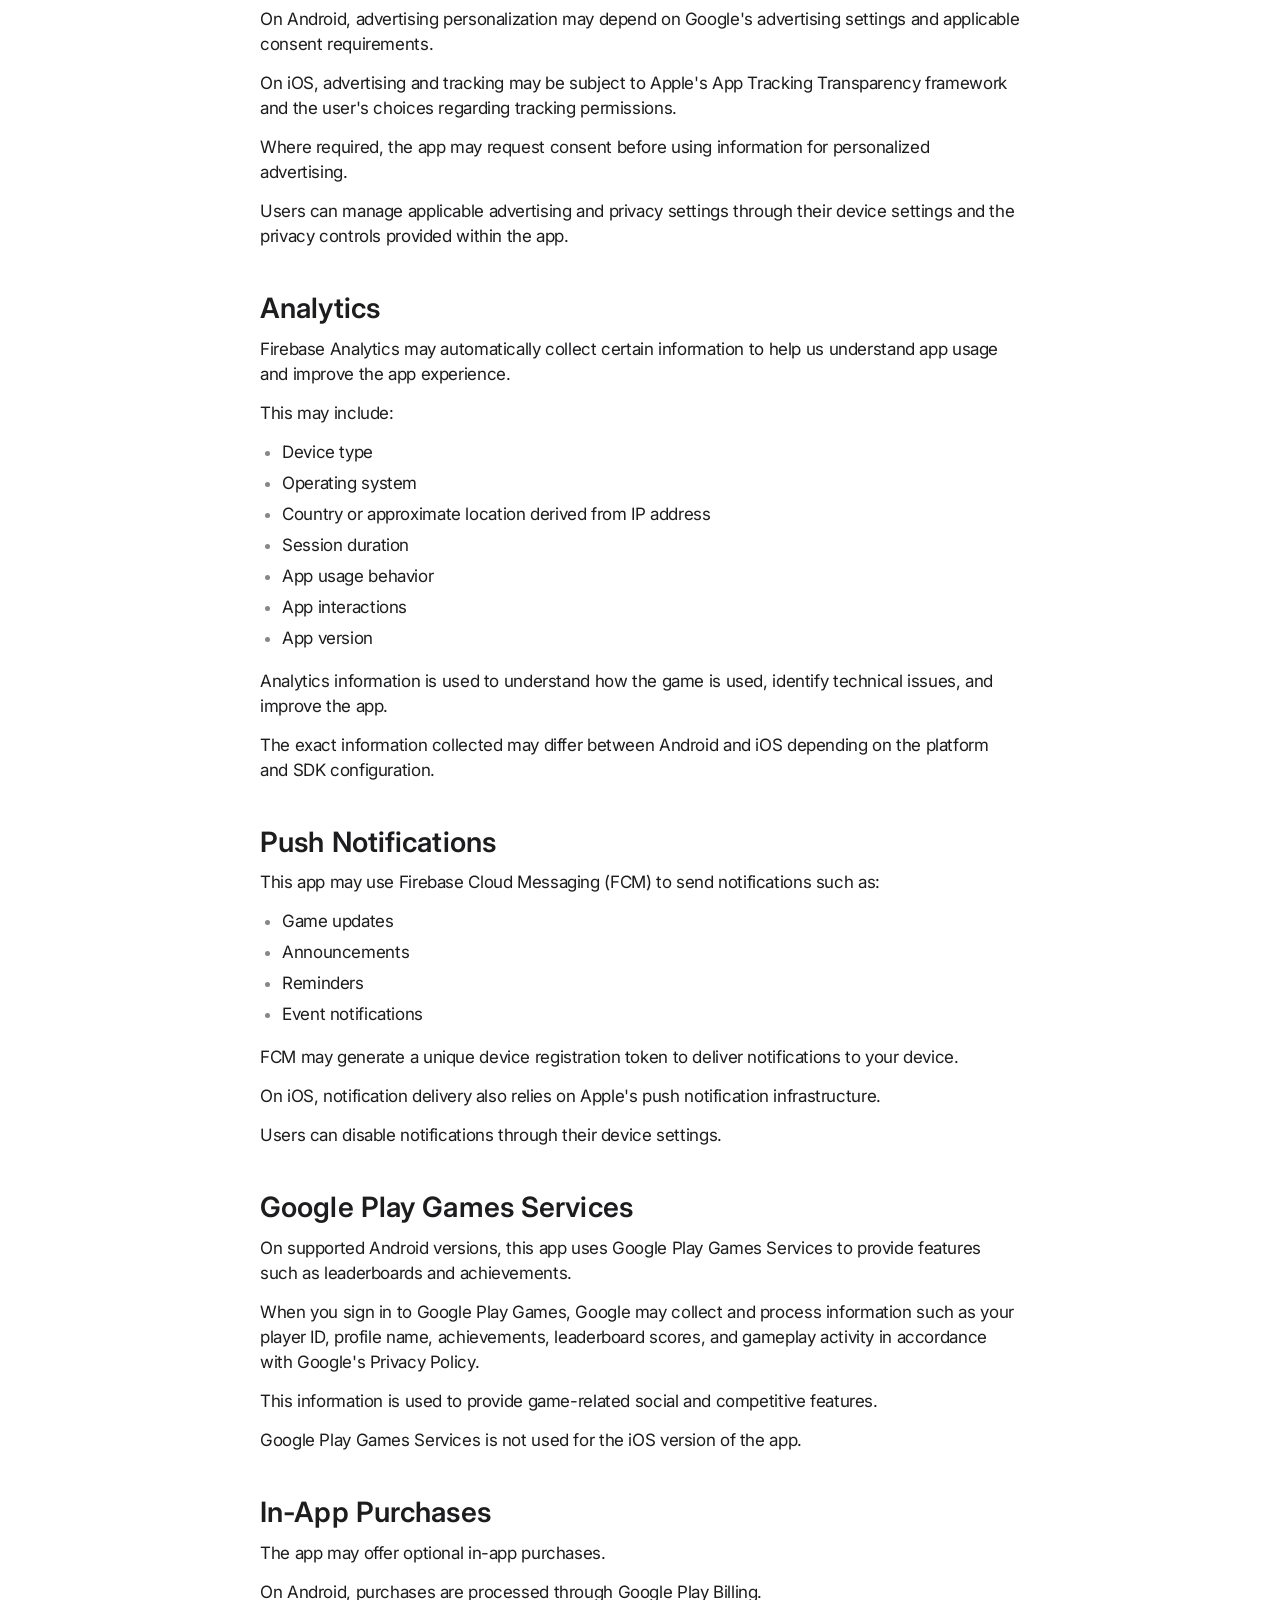
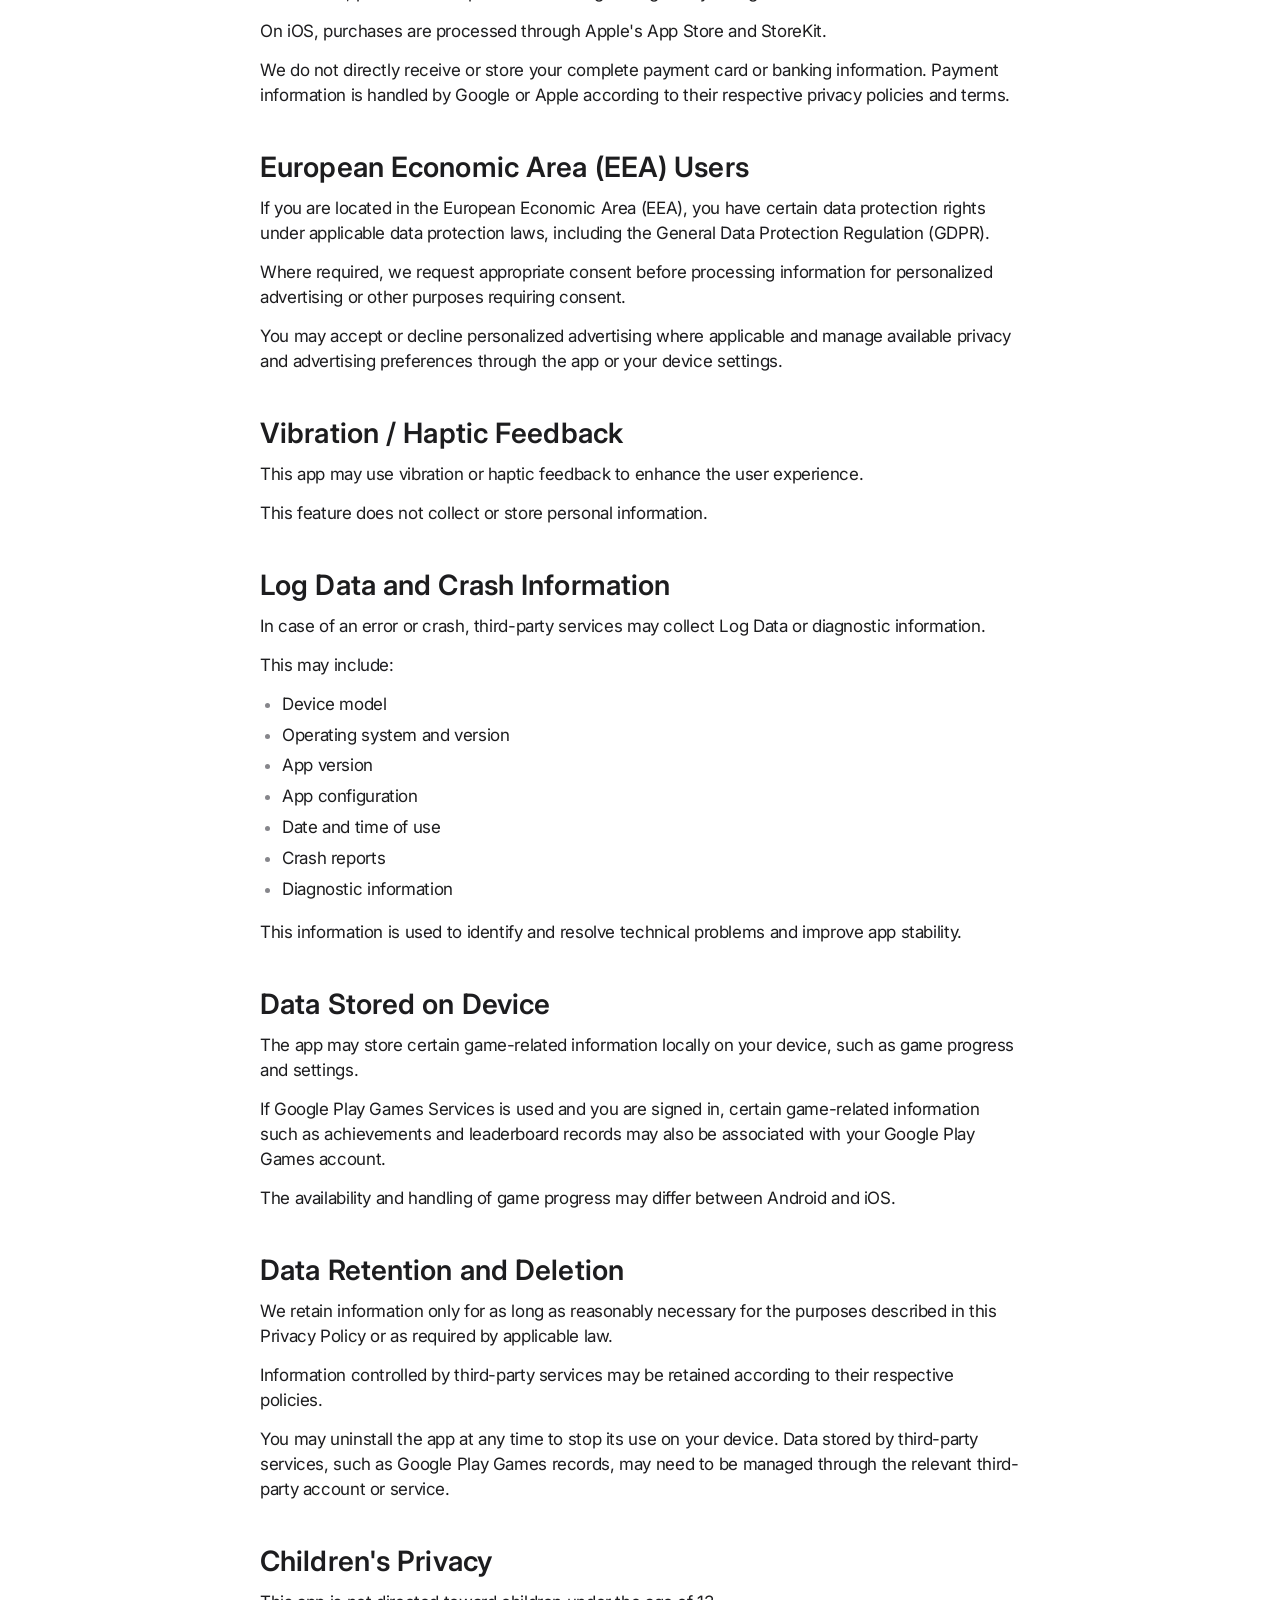
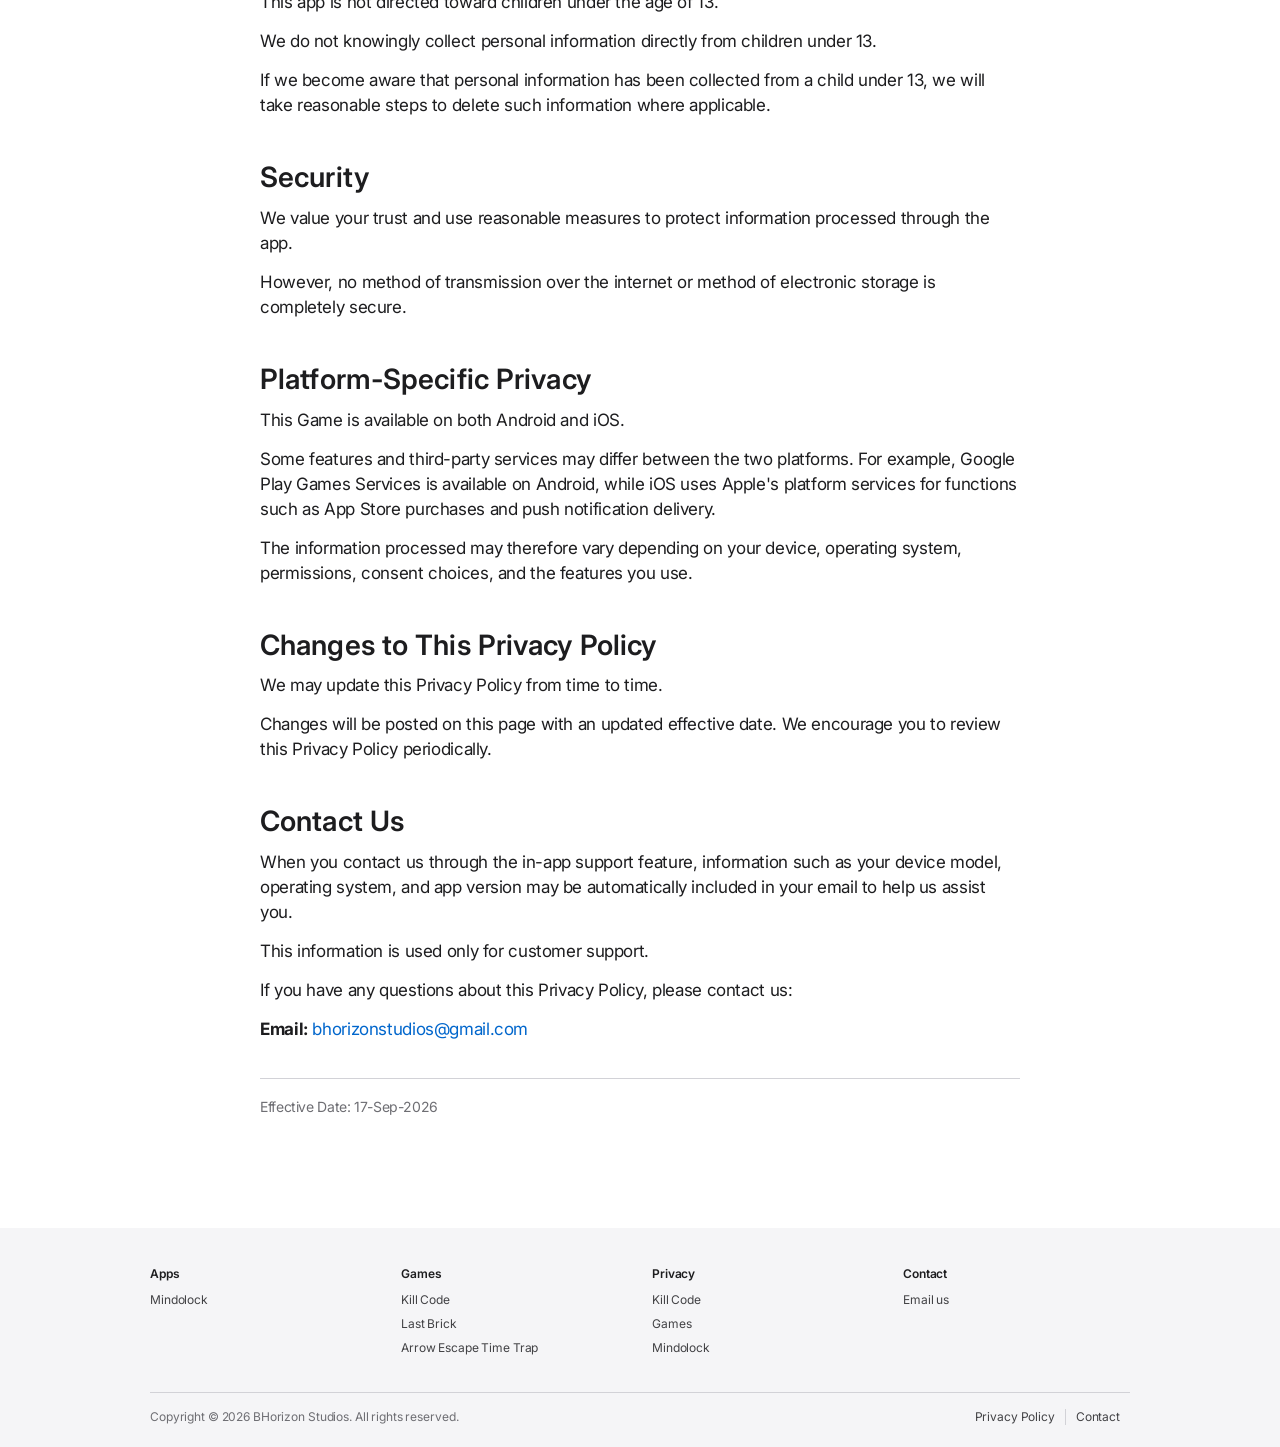
<file: privacy/games/index.html>
<!DOCTYPE html>
<html lang="en">
<head>
    <meta charset="UTF-8">
    <meta name="viewport" content="width=device-width, initial-scale=1.0">
    <title>Games Privacy Policy — BHorizon Studios</title>
    <meta name="description" content="Privacy policy for Arrow Escape: Time Trap and Last Brick by BHorizon Studios.">
    <meta name="author" content="BHorizon Studios">
    <meta name="theme-color" content="#ffffff">
    <meta name="color-scheme" content="light">
    <link rel="preconnect" href="https://fonts.googleapis.com">
    <link rel="preconnect" href="https://fonts.gstatic.com" crossorigin>
    <link href="https://fonts.googleapis.com/css2?family=Inter:wght@400;500;600;700&display=swap" rel="stylesheet">
    <link rel="stylesheet" href="../../style.css">
    <link rel="stylesheet" href="../../privacy/policy.css">
</head>
<body>
    <header class="pnav">
        <div class="wrap pnav-inner">
            <a href="../../" class="gnav-brand" aria-label="BHorizon Studios home"><span class="brand-mark">BH</span></a>
            <nav aria-label="Privacy">
                <a href="../../">Home</a>
                <a href="../../privacy/">Privacy</a>
                <a href="mailto:bhorizonstudios@gmail.com">Contact</a>
            </nav>
        </div>
    </header>

    <main class="policy wrap">
        <p class="policy-eyebrow"><a href="../">Privacy</a></p>
        <h1>Games Privacy Policy</h1>
        <p class="policy-covers">Covers Arrow Escape: Time Trap and Last Brick on iOS and Android.</p>
        <article class="policy-body">
            <p>BHorizon Studios built this game as a free-to-play app. This SERVICE is provided by BHorizon Studios and is intended for use as is.</p>
            <p>This Privacy Policy explains how information may be collected, used, and processed on Android or iOS.</p>
            <h2>Information Collection and Use</h2>
            <p>The app does not directly collect personally identifiable information such as your name, postal address, or phone number.</p>
            <p>However, third-party services integrated into the app may automatically collect certain information necessary for advertising, analytics, notifications, game services, and app performance.</p>
            <p>The information collected may vary depending on the platform, device settings, permissions, and services available on Android and iOS.</p>
            <h2>Third-Party Services</h2>
            <p>The app uses third-party services that may collect and process information in accordance with their own privacy policies.</p>
            <p>These services include:</p>
            <ul>
            <li>Google AdMob — advertising</li>
            <li>Firebase Analytics — analytics and app usage measurement</li>
            <li>Firebase Cloud Messaging — push notifications</li>
            <li>Google Play Games Services — leaderboards and achievements on Android</li>
            </ul>
            <p>On iOS, Apple services and Apple's platform technologies may also process information associated with app purchases, notifications, advertising permissions, or other platform functionality where applicable.</p>
            <p>These services may collect information such as:</p>
            <ul>
            <li>Device information</li>
            <li>Advertising or device identifiers</li>
            <li>Usage data</li>
            <li>App interaction data</li>
            <li>Notification tokens</li>
            <li>Crash and diagnostic information</li>
            <li>Game-related information, where Google Play Games Services is used</li>
            </ul>
            <p>For more information about Google's privacy practices:</p>
            <p><a href="https://policies.google.com/privacy" rel="noopener">Google Privacy Policy</a></p>
            <h2>Ads</h2>
            <p>This app displays advertisements using Google AdMob.</p>
            <p>AdMob may use device information, advertising identifiers, and other information to provide, measure, and improve advertising.</p>
            <p>On Android, advertising personalization may depend on Google's advertising settings and applicable consent requirements.</p>
            <p>On iOS, advertising and tracking may be subject to Apple's App Tracking Transparency framework and the user's choices regarding tracking permissions.</p>
            <p>Where required, the app may request consent before using information for personalized advertising.</p>
            <p>Users can manage applicable advertising and privacy settings through their device settings and the privacy controls provided within the app.</p>
            <h2>Analytics</h2>
            <p>Firebase Analytics may automatically collect certain information to help us understand app usage and improve the app experience.</p>
            <p>This may include:</p>
            <ul>
            <li>Device type</li>
            <li>Operating system</li>
            <li>Country or approximate location derived from IP address</li>
            <li>Session duration</li>
            <li>App usage behavior</li>
            <li>App interactions</li>
            <li>App version</li>
            </ul>
            <p>Analytics information is used to understand how the game is used, identify technical issues, and improve the app.</p>
            <p>The exact information collected may differ between Android and iOS depending on the platform and SDK configuration.</p>
            <h2>Push Notifications</h2>
            <p>This app may use Firebase Cloud Messaging (FCM) to send notifications such as:</p>
            <ul>
            <li>Game updates</li>
            <li>Announcements</li>
            <li>Reminders</li>
            <li>Event notifications</li>
            </ul>
            <p>FCM may generate a unique device registration token to deliver notifications to your device.</p>
            <p>On iOS, notification delivery also relies on Apple's push notification infrastructure.</p>
            <p>Users can disable notifications through their device settings.</p>
            <h2>Google Play Games Services</h2>
            <p>On supported Android versions, this app uses Google Play Games Services to provide features such as leaderboards and achievements.</p>
            <p>When you sign in to Google Play Games, Google may collect and process information such as your player ID, profile name, achievements, leaderboard scores, and gameplay activity in accordance with Google's Privacy Policy.</p>
            <p>This information is used to provide game-related social and competitive features.</p>
            <p>Google Play Games Services is not used for the iOS version of the app.</p>
            <h2>In-App Purchases</h2>
            <p>The app may offer optional in-app purchases.</p>
            <p>On Android, purchases are processed through Google Play Billing.</p>
            <p>On iOS, purchases are processed through Apple's App Store and StoreKit.</p>
            <p>We do not directly receive or store your complete payment card or banking information. Payment information is handled by Google or Apple according to their respective privacy policies and terms.</p>
            <h2>European Economic Area (EEA) Users</h2>
            <p>If you are located in the European Economic Area (EEA), you have certain data protection rights under applicable data protection laws, including the General Data Protection Regulation (GDPR).</p>
            <p>Where required, we request appropriate consent before processing information for personalized advertising or other purposes requiring consent.</p>
            <p>You may accept or decline personalized advertising where applicable and manage available privacy and advertising preferences through the app or your device settings.</p>
            <h2>Vibration / Haptic Feedback</h2>
            <p>This app may use vibration or haptic feedback to enhance the user experience.</p>
            <p>This feature does not collect or store personal information.</p>
            <h2>Log Data and Crash Information</h2>
            <p>In case of an error or crash, third-party services may collect Log Data or diagnostic information.</p>
            <p>This may include:</p>
            <ul>
            <li>Device model</li>
            <li>Operating system and version</li>
            <li>App version</li>
            <li>App configuration</li>
            <li>Date and time of use</li>
            <li>Crash reports</li>
            <li>Diagnostic information</li>
            </ul>
            <p>This information is used to identify and resolve technical problems and improve app stability.</p>
            <h2>Data Stored on Device</h2>
            <p>The app may store certain game-related information locally on your device, such as game progress and settings.</p>
            <p>If Google Play Games Services is used and you are signed in, certain game-related information such as achievements and leaderboard records may also be associated with your Google Play Games account.</p>
            <p>The availability and handling of game progress may differ between Android and iOS.</p>
            <h2>Data Retention and Deletion</h2>
            <p>We retain information only for as long as reasonably necessary for the purposes described in this Privacy Policy or as required by applicable law.</p>
            <p>Information controlled by third-party services may be retained according to their respective policies.</p>
            <p>You may uninstall the app at any time to stop its use on your device. Data stored by third-party services, such as Google Play Games records, may need to be managed through the relevant third-party account or service.</p>
            <h2>Children's Privacy</h2>
            <p>This app is not directed toward children under the age of 13.</p>
            <p>We do not knowingly collect personal information directly from children under 13.</p>
            <p>If we become aware that personal information has been collected from a child under 13, we will take reasonable steps to delete such information where applicable.</p>
            <h2>Security</h2>
            <p>We value your trust and use reasonable measures to protect information processed through the app.</p>
            <p>However, no method of transmission over the internet or method of electronic storage is completely secure.</p>
            <h2>Platform-Specific Privacy</h2>
            <p>This Game is available on both Android and iOS.</p>
            <p>Some features and third-party services may differ between the two platforms. For example, Google Play Games Services is available on Android, while iOS uses Apple's platform services for functions such as App Store purchases and push notification delivery.</p>
            <p>The information processed may therefore vary depending on your device, operating system, permissions, consent choices, and the features you use.</p>
            <h2>Changes to This Privacy Policy</h2>
            <p>We may update this Privacy Policy from time to time.</p>
            <p>Changes will be posted on this page with an updated effective date. We encourage you to review this Privacy Policy periodically.</p>
            <h2>Contact Us</h2>
            <p>When you contact us through the in-app support feature, information such as your device model, operating system, and app version may be automatically included in your email to help us assist you.</p>
            <p>This information is used only for customer support.</p>
            <p>If you have any questions about this Privacy Policy, please contact us:</p>
            <p><b>Email:</b> <a href="mailto:bhorizonstudios@gmail.com">bhorizonstudios@gmail.com</a></p>
            <p class="policy-date">Effective Date: 17-Sep-2026</p>
        </article>
    </main>

    <footer class="footer">
        <div class="wrap">
            <div class="footer-dir">
                <div>
                    <h3>Apps</h3>
                    <a href="../../#p-mindolock">Mindolock</a>
                </div>
                <div>
                    <h3>Games</h3>
                    <a href="../../#p-killcode">Kill Code</a>
                    <a href="../../#p-lastbrick">Last Brick</a>
                    <a href="../../#p-arrowescape">Arrow Escape Time Trap</a>
                </div>
                <div>
                    <h3>Privacy</h3>
                    <a href="../../privacy/kill-code/">Kill Code</a>
                    <a href="../../privacy/games/">Games</a>
                    <a href="../../privacy/mindolock/">Mindolock</a>
                </div>
                <div>
                    <h3>Contact</h3>
                    <a href="mailto:bhorizonstudios@gmail.com">Email us</a>
                </div>
            </div>
            <div class="footer-legal">
                <p>Copyright &copy; 2026 BHorizon Studios. All rights reserved.</p>
                <nav aria-label="Legal">
                    <a href="../../privacy/">Privacy Policy</a>
                    <a href="mailto:bhorizonstudios@gmail.com">Contact</a>
                </nav>
            </div>
        </div>
    </footer>
</body>
</html>
</file>
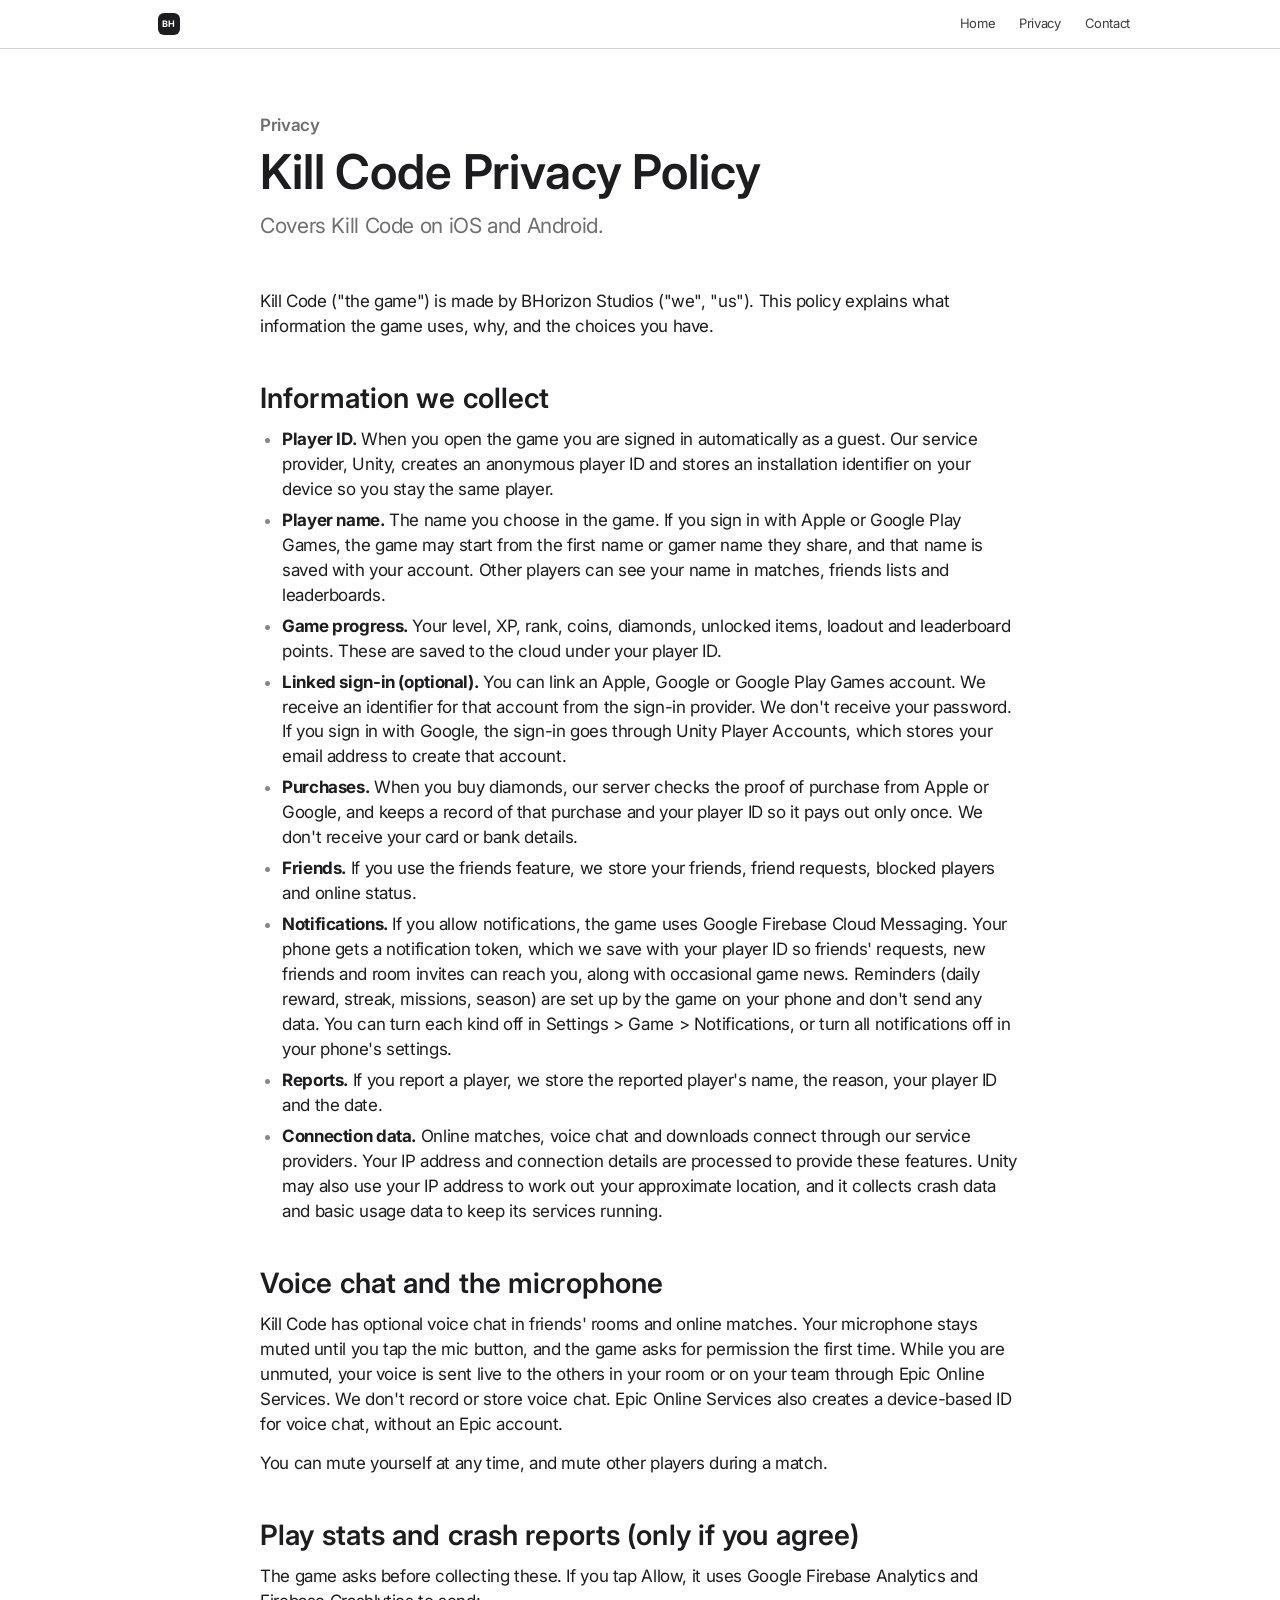
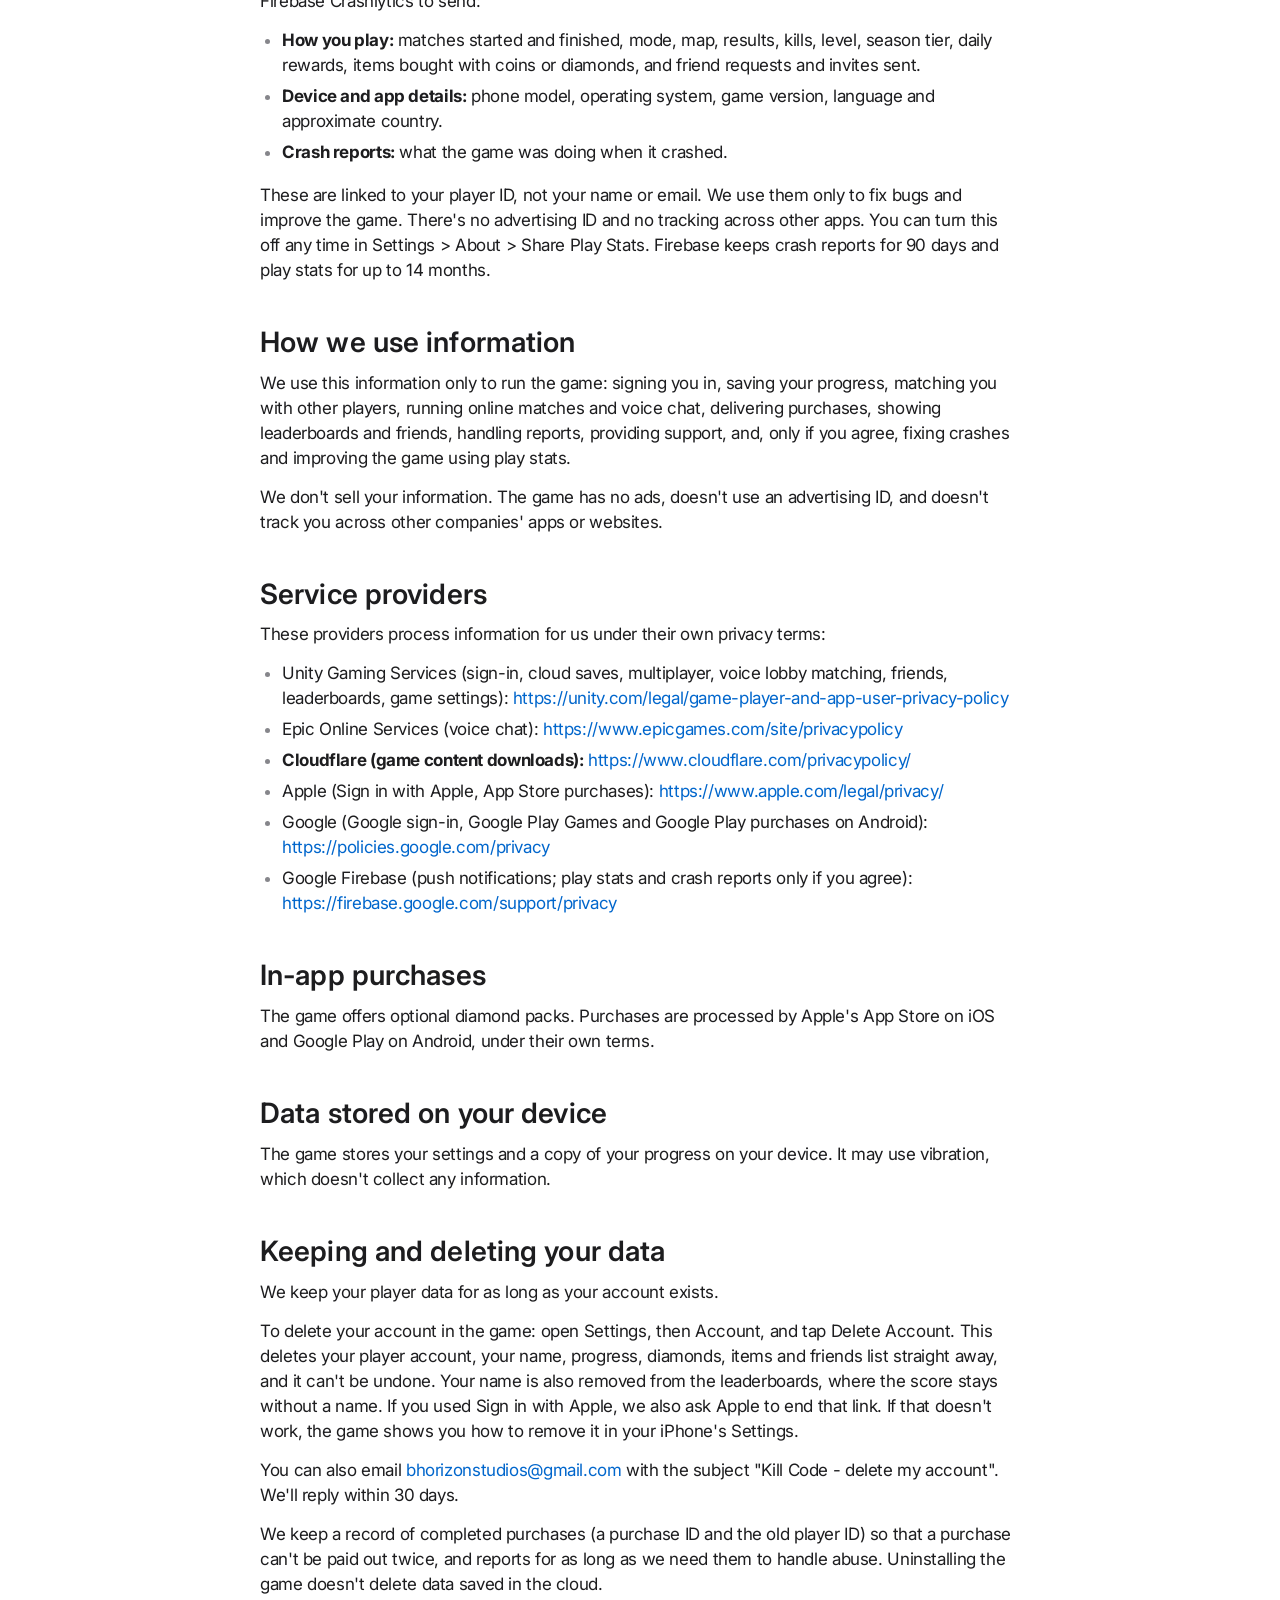
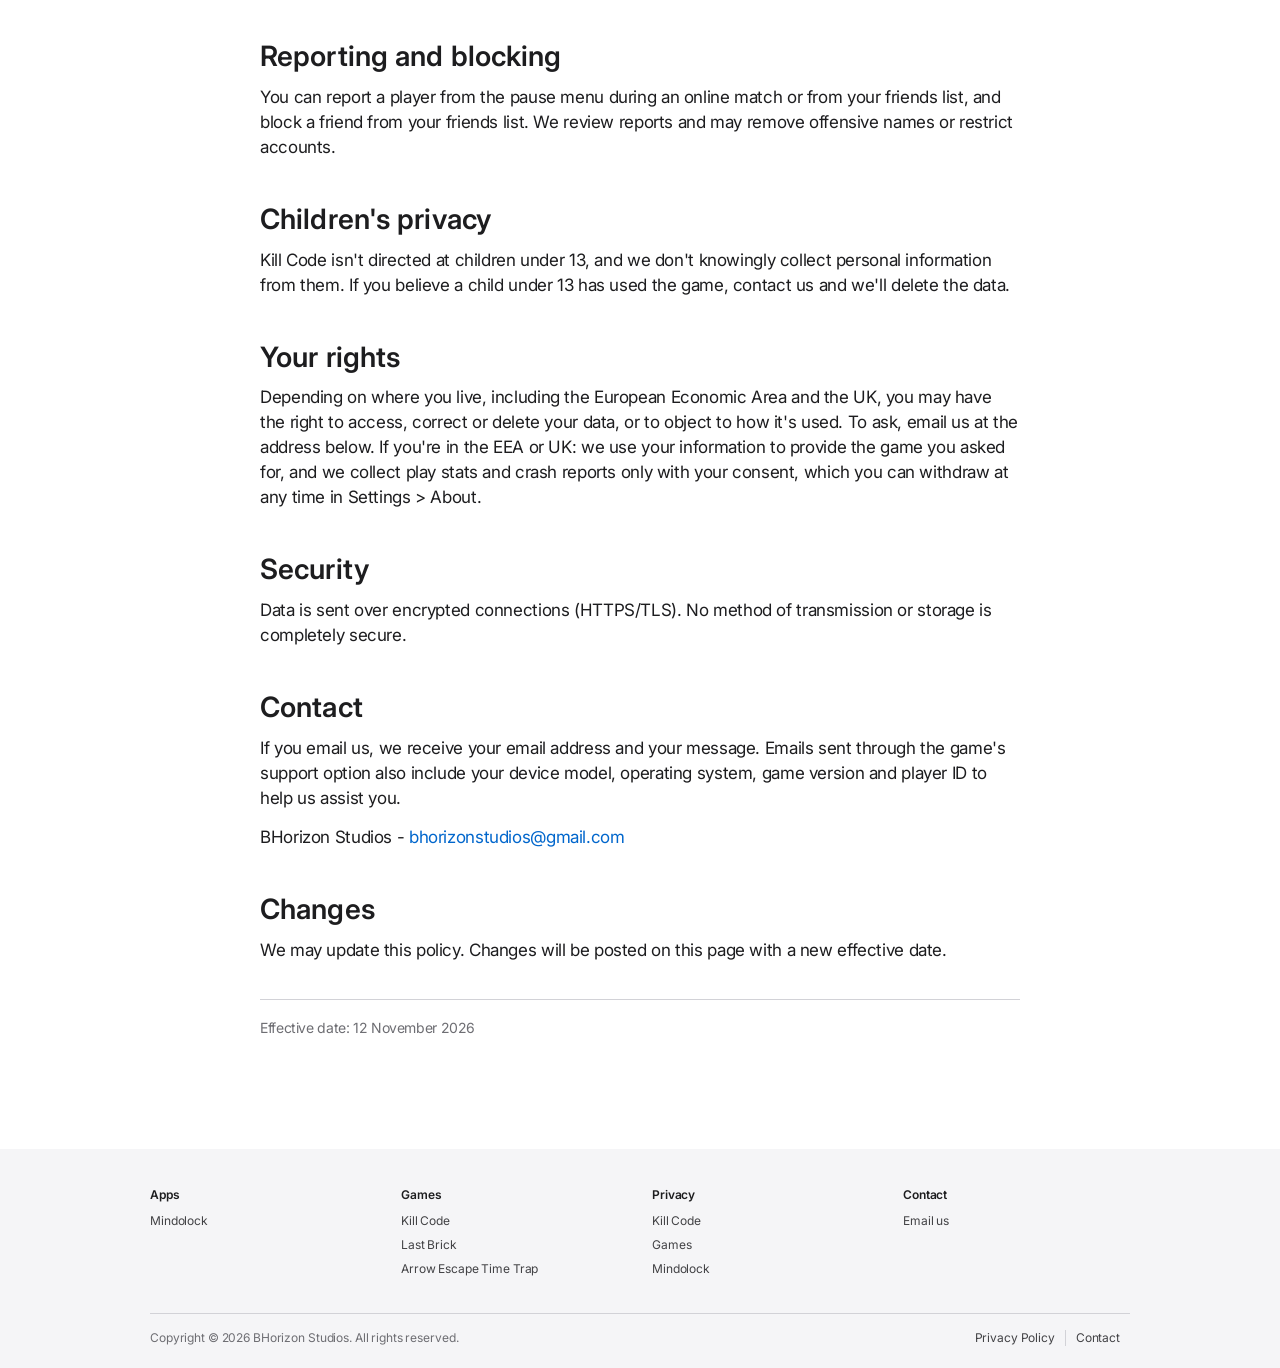
<file: privacy/kill-code/index.html>
<!DOCTYPE html>
<html lang="en">
<head>
    <meta charset="UTF-8">
    <meta name="viewport" content="width=device-width, initial-scale=1.0">
    <title>Kill Code Privacy Policy — BHorizon Studios</title>
    <meta name="description" content="Privacy policy for Kill Code, the multiplayer typing-action game by BHorizon Studios.">
    <meta name="author" content="BHorizon Studios">
    <meta name="theme-color" content="#ffffff">
    <meta name="color-scheme" content="light">
    <link rel="preconnect" href="https://fonts.googleapis.com">
    <link rel="preconnect" href="https://fonts.gstatic.com" crossorigin>
    <link href="https://fonts.googleapis.com/css2?family=Inter:wght@400;500;600;700&display=swap" rel="stylesheet">
    <link rel="stylesheet" href="../../style.css">
    <link rel="stylesheet" href="../../privacy/policy.css">
</head>
<body>
    <header class="pnav">
        <div class="wrap pnav-inner">
            <a href="../../" class="gnav-brand" aria-label="BHorizon Studios home"><span class="brand-mark">BH</span></a>
            <nav aria-label="Privacy">
                <a href="../../">Home</a>
                <a href="../../privacy/">Privacy</a>
                <a href="mailto:bhorizonstudios@gmail.com">Contact</a>
            </nav>
        </div>
    </header>

    <main class="policy wrap">
        <p class="policy-eyebrow"><a href="../">Privacy</a></p>
        <h1>Kill Code Privacy Policy</h1>
        <p class="policy-covers">Covers Kill Code on iOS and Android.</p>
        <article class="policy-body">
            <p>Kill Code ("the game") is made by BHorizon Studios ("we", "us"). This policy explains what information the game uses, why, and the choices you have.</p>
            <h2>Information we collect</h2>
            <ul>
            <li><b>Player ID.</b> When you open the game you are signed in automatically as a guest. Our service provider, Unity, creates an anonymous player ID and stores an installation identifier on your device so you stay the same player.</li>
            <li><b>Player name.</b> The name you choose in the game. If you sign in with Apple or Google Play Games, the game may start from the first name or gamer name they share, and that name is saved with your account. Other players can see your name in matches, friends lists and leaderboards.</li>
            <li><b>Game progress.</b> Your level, XP, rank, coins, diamonds, unlocked items, loadout and leaderboard points. These are saved to the cloud under your player ID.</li>
            <li><b>Linked sign-in (optional).</b> You can link an Apple, Google or Google Play Games account. We receive an identifier for that account from the sign-in provider. We don't receive your password. If you sign in with Google, the sign-in goes through Unity Player Accounts, which stores your email address to create that account.</li>
            <li><b>Purchases.</b> When you buy diamonds, our server checks the proof of purchase from Apple or Google, and keeps a record of that purchase and your player ID so it pays out only once. We don't receive your card or bank details.</li>
            <li><b>Friends.</b> If you use the friends feature, we store your friends, friend requests, blocked players and online status.</li>
            <li><b>Notifications.</b> If you allow notifications, the game uses Google Firebase Cloud Messaging. Your phone gets a notification token, which we save with your player ID so friends' requests, new friends and room invites can reach you, along with occasional game news. Reminders (daily reward, streak, missions, season) are set up by the game on your phone and don't send any data. You can turn each kind off in Settings &gt; Game &gt; Notifications, or turn all notifications off in your phone's settings.</li>
            <li><b>Reports.</b> If you report a player, we store the reported player's name, the reason, your player ID and the date.</li>
            <li><b>Connection data.</b> Online matches, voice chat and downloads connect through our service providers. Your IP address and connection details are processed to provide these features. Unity may also use your IP address to work out your approximate location, and it collects crash data and basic usage data to keep its services running.</li>
            </ul>
            <h2>Voice chat and the microphone</h2>
            <p>Kill Code has optional voice chat in friends' rooms and online matches. Your microphone stays muted until you tap the mic button, and the game asks for permission the first time. While you are unmuted, your voice is sent live to the others in your room or on your team through Epic Online Services. We don't record or store voice chat. Epic Online Services also creates a device-based ID for voice chat, without an Epic account.</p>
            <p>You can mute yourself at any time, and mute other players during a match.</p>
            <h2>Play stats and crash reports (only if you agree)</h2>
            <p>The game asks before collecting these. If you tap Allow, it uses Google Firebase Analytics and Firebase Crashlytics to send:</p>
            <ul>
            <li><b>How you play:</b> matches started and finished, mode, map, results, kills, level, season tier, daily rewards, items bought with coins or diamonds, and friend requests and invites sent.</li>
            <li><b>Device and app details:</b> phone model, operating system, game version, language and approximate country.</li>
            <li><b>Crash reports:</b> what the game was doing when it crashed.</li>
            </ul>
            <p>These are linked to your player ID, not your name or email. We use them only to fix bugs and improve the game. There's no advertising ID and no tracking across other apps. You can turn this off any time in Settings &gt; About &gt; Share Play Stats. Firebase keeps crash reports for 90 days and play stats for up to 14 months.</p>
            <h2>How we use information</h2>
            <p>We use this information only to run the game: signing you in, saving your progress, matching you with other players, running online matches and voice chat, delivering purchases, showing leaderboards and friends, handling reports, providing support, and, only if you agree, fixing crashes and improving the game using play stats.</p>
            <p>We don't sell your information. The game has no ads, doesn't use an advertising ID, and doesn't track you across other companies' apps or websites.</p>
            <h2>Service providers</h2>
            <p>These providers process information for us under their own privacy terms:</p>
            <ul>
            <li>Unity Gaming Services (sign-in, cloud saves, multiplayer, voice lobby matching, friends, leaderboards, game settings): <a href="https://unity.com/legal/game-player-and-app-user-privacy-policy" rel="noopener">https://unity.com/legal/game-player-and-app-user-privacy-policy</a></li>
            <li>Epic Online Services (voice chat): <a href="https://www.epicgames.com/site/privacypolicy" rel="noopener">https://www.epicgames.com/site/privacypolicy</a></li>
            <li><b>Cloudflare (game content downloads):</b> <a href="https://www.cloudflare.com/privacypolicy/" rel="noopener">https://www.cloudflare.com/privacypolicy/</a></li>
            <li>Apple (Sign in with Apple, App Store purchases): <a href="https://www.apple.com/legal/privacy/" rel="noopener">https://www.apple.com/legal/privacy/</a></li>
            <li>Google (Google sign-in, Google Play Games and Google Play purchases on Android): <a href="https://policies.google.com/privacy" rel="noopener">https://policies.google.com/privacy</a></li>
            <li>Google Firebase (push notifications; play stats and crash reports only if you agree): <a href="https://firebase.google.com/support/privacy" rel="noopener">https://firebase.google.com/support/privacy</a></li>
            </ul>
            <h2>In-app purchases</h2>
            <p>The game offers optional diamond packs. Purchases are processed by Apple's App Store on iOS and Google Play on Android, under their own terms.</p>
            <h2>Data stored on your device</h2>
            <p>The game stores your settings and a copy of your progress on your device. It may use vibration, which doesn't collect any information.</p>
            <h2>Keeping and deleting your data</h2>
            <p>We keep your player data for as long as your account exists.</p>
            <p>To delete your account in the game: open Settings, then Account, and tap Delete Account. This deletes your player account, your name, progress, diamonds, items and friends list straight away, and it can't be undone. Your name is also removed from the leaderboards, where the score stays without a name. If you used Sign in with Apple, we also ask Apple to end that link. If that doesn't work, the game shows you how to remove it in your iPhone's Settings.</p>
            <p>You can also email <a href="mailto:bhorizonstudios@gmail.com">bhorizonstudios@gmail.com</a> with the subject "Kill Code - delete my account". We'll reply within 30 days.</p>
            <p>We keep a record of completed purchases (a purchase ID and the old player ID) so that a purchase can't be paid out twice, and reports for as long as we need them to handle abuse. Uninstalling the game doesn't delete data saved in the cloud.</p>
            <h2>Reporting and blocking</h2>
            <p>You can report a player from the pause menu during an online match or from your friends list, and block a friend from your friends list. We review reports and may remove offensive names or restrict accounts.</p>
            <h2>Children's privacy</h2>
            <p>Kill Code isn't directed at children under 13, and we don't knowingly collect personal information from them. If you believe a child under 13 has used the game, contact us and we'll delete the data.</p>
            <h2>Your rights</h2>
            <p>Depending on where you live, including the European Economic Area and the UK, you may have the right to access, correct or delete your data, or to object to how it's used. To ask, email us at the address below. If you're in the EEA or UK: we use your information to provide the game you asked for, and we collect play stats and crash reports only with your consent, which you can withdraw at any time in Settings &gt; About.</p>
            <h2>Security</h2>
            <p>Data is sent over encrypted connections (HTTPS/TLS). No method of transmission or storage is completely secure.</p>
            <h2>Contact</h2>
            <p>If you email us, we receive your email address and your message. Emails sent through the game's support option also include your device model, operating system, game version and player ID to help us assist you.</p>
            <p>BHorizon Studios - <a href="mailto:bhorizonstudios@gmail.com">bhorizonstudios@gmail.com</a></p>
            <h2>Changes</h2>
            <p>We may update this policy. Changes will be posted on this page with a new effective date.</p>
            <p class="policy-date">Effective date: 12 November 2026</p>
        </article>
    </main>

    <footer class="footer">
        <div class="wrap">
            <div class="footer-dir">
                <div>
                    <h3>Apps</h3>
                    <a href="../../#p-mindolock">Mindolock</a>
                </div>
                <div>
                    <h3>Games</h3>
                    <a href="../../#p-killcode">Kill Code</a>
                    <a href="../../#p-lastbrick">Last Brick</a>
                    <a href="../../#p-arrowescape">Arrow Escape Time Trap</a>
                </div>
                <div>
                    <h3>Privacy</h3>
                    <a href="../../privacy/kill-code/">Kill Code</a>
                    <a href="../../privacy/games/">Games</a>
                    <a href="../../privacy/mindolock/">Mindolock</a>
                </div>
                <div>
                    <h3>Contact</h3>
                    <a href="mailto:bhorizonstudios@gmail.com">Email us</a>
                </div>
            </div>
            <div class="footer-legal">
                <p>Copyright &copy; 2026 BHorizon Studios. All rights reserved.</p>
                <nav aria-label="Legal">
                    <a href="../../privacy/">Privacy Policy</a>
                    <a href="mailto:bhorizonstudios@gmail.com">Contact</a>
                </nav>
            </div>
        </div>
    </footer>
</body>
</html>
</file>
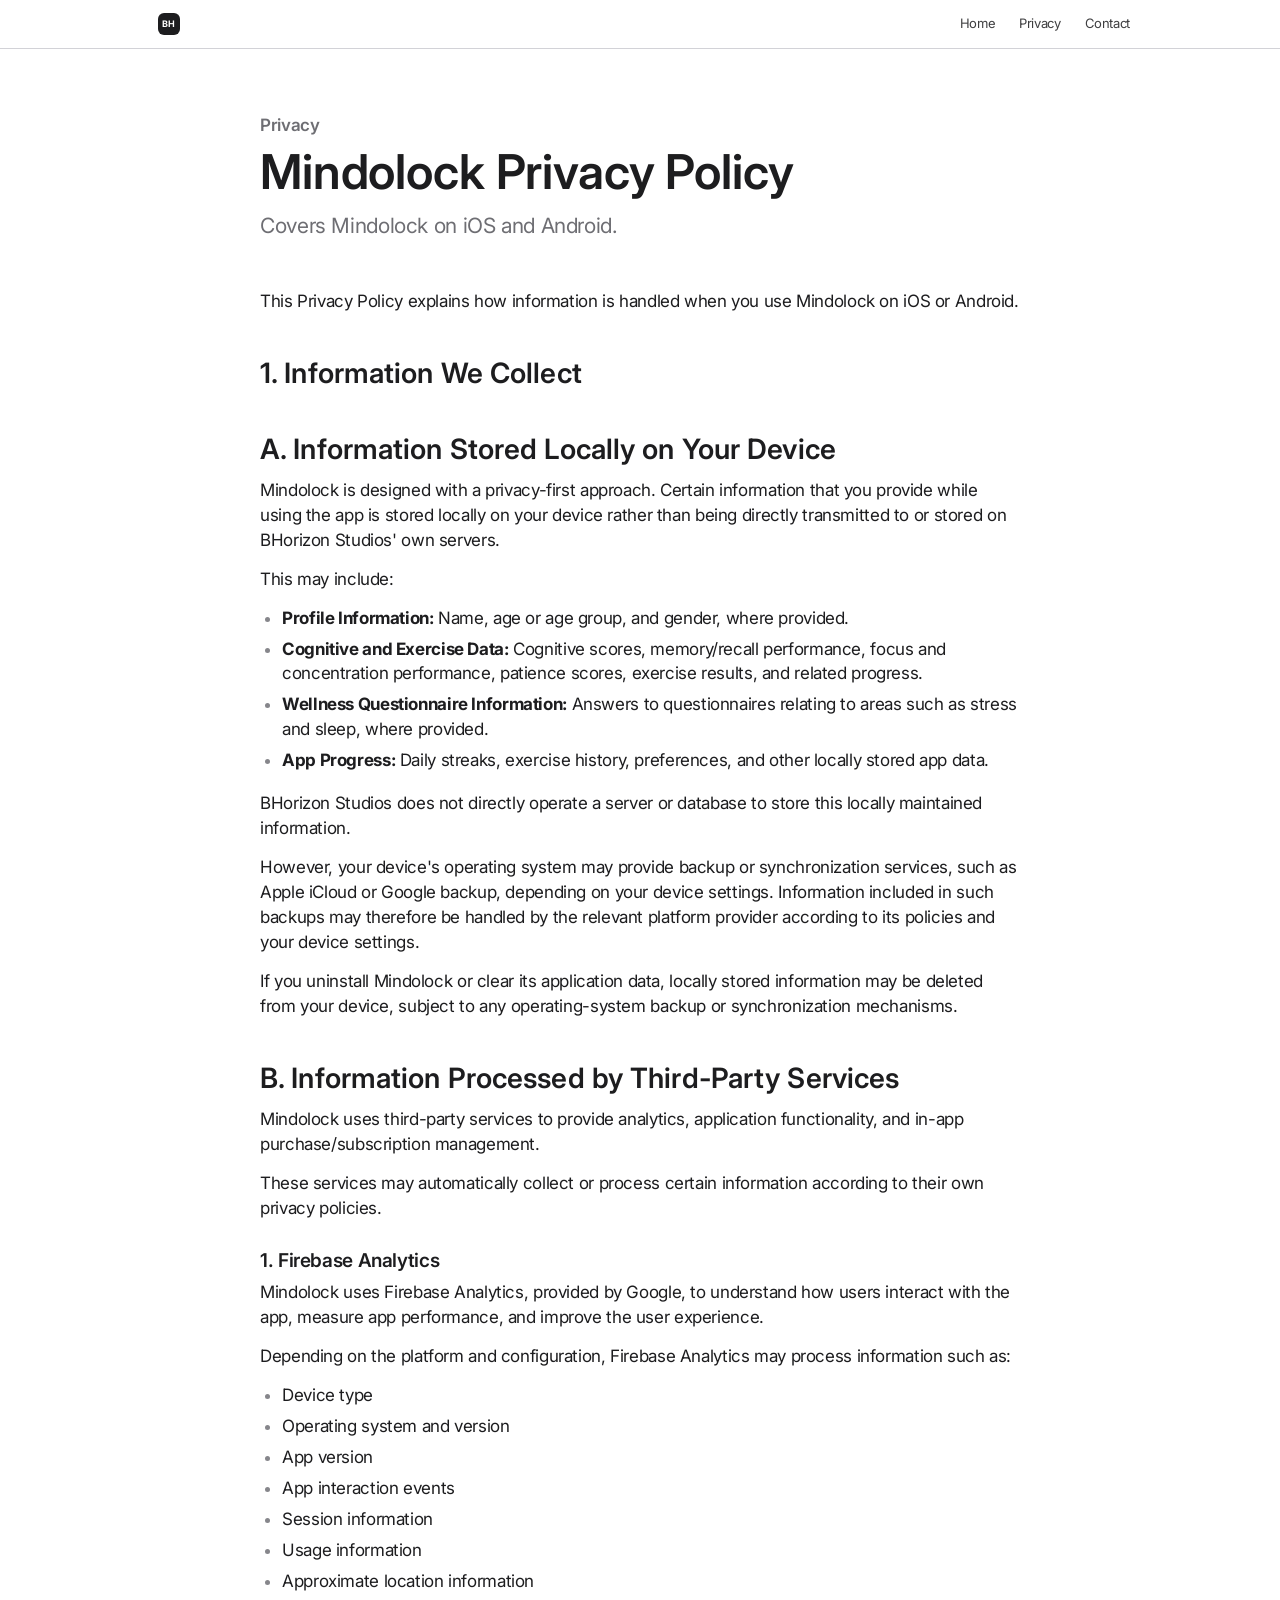
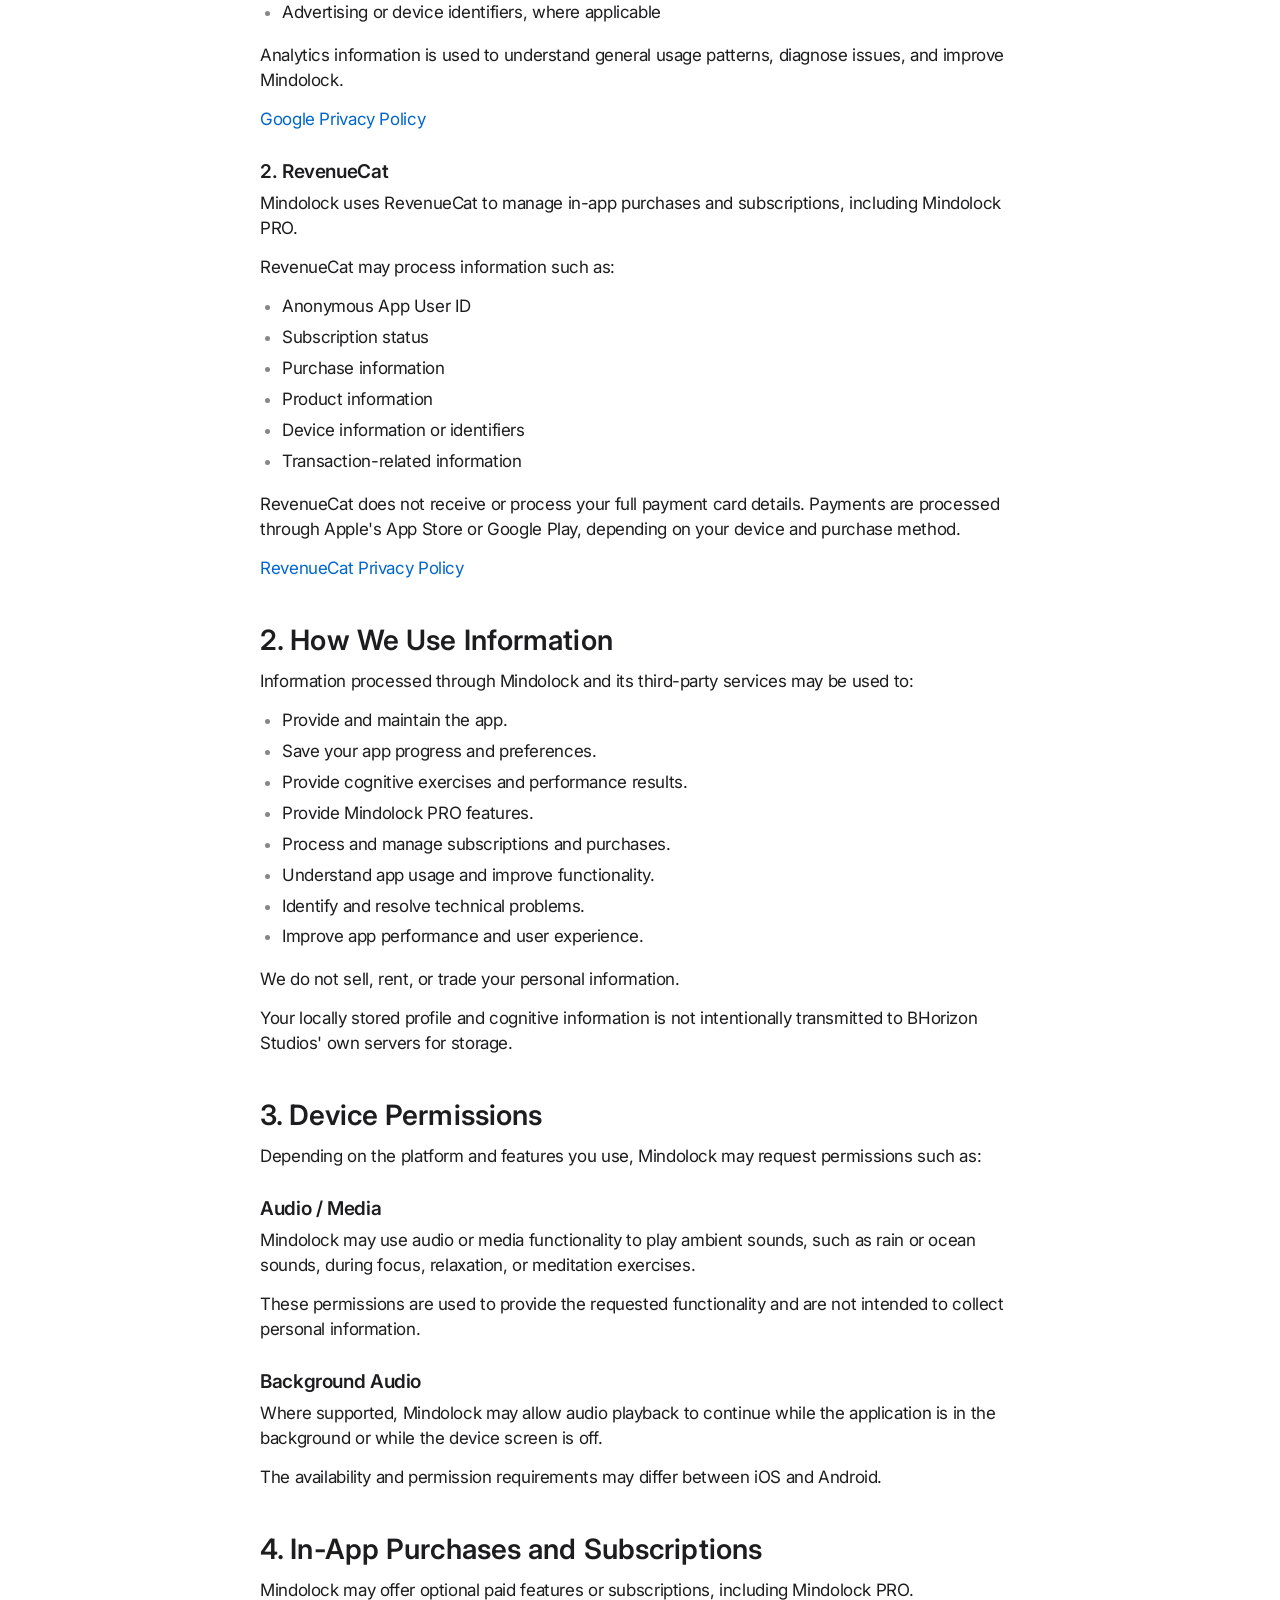
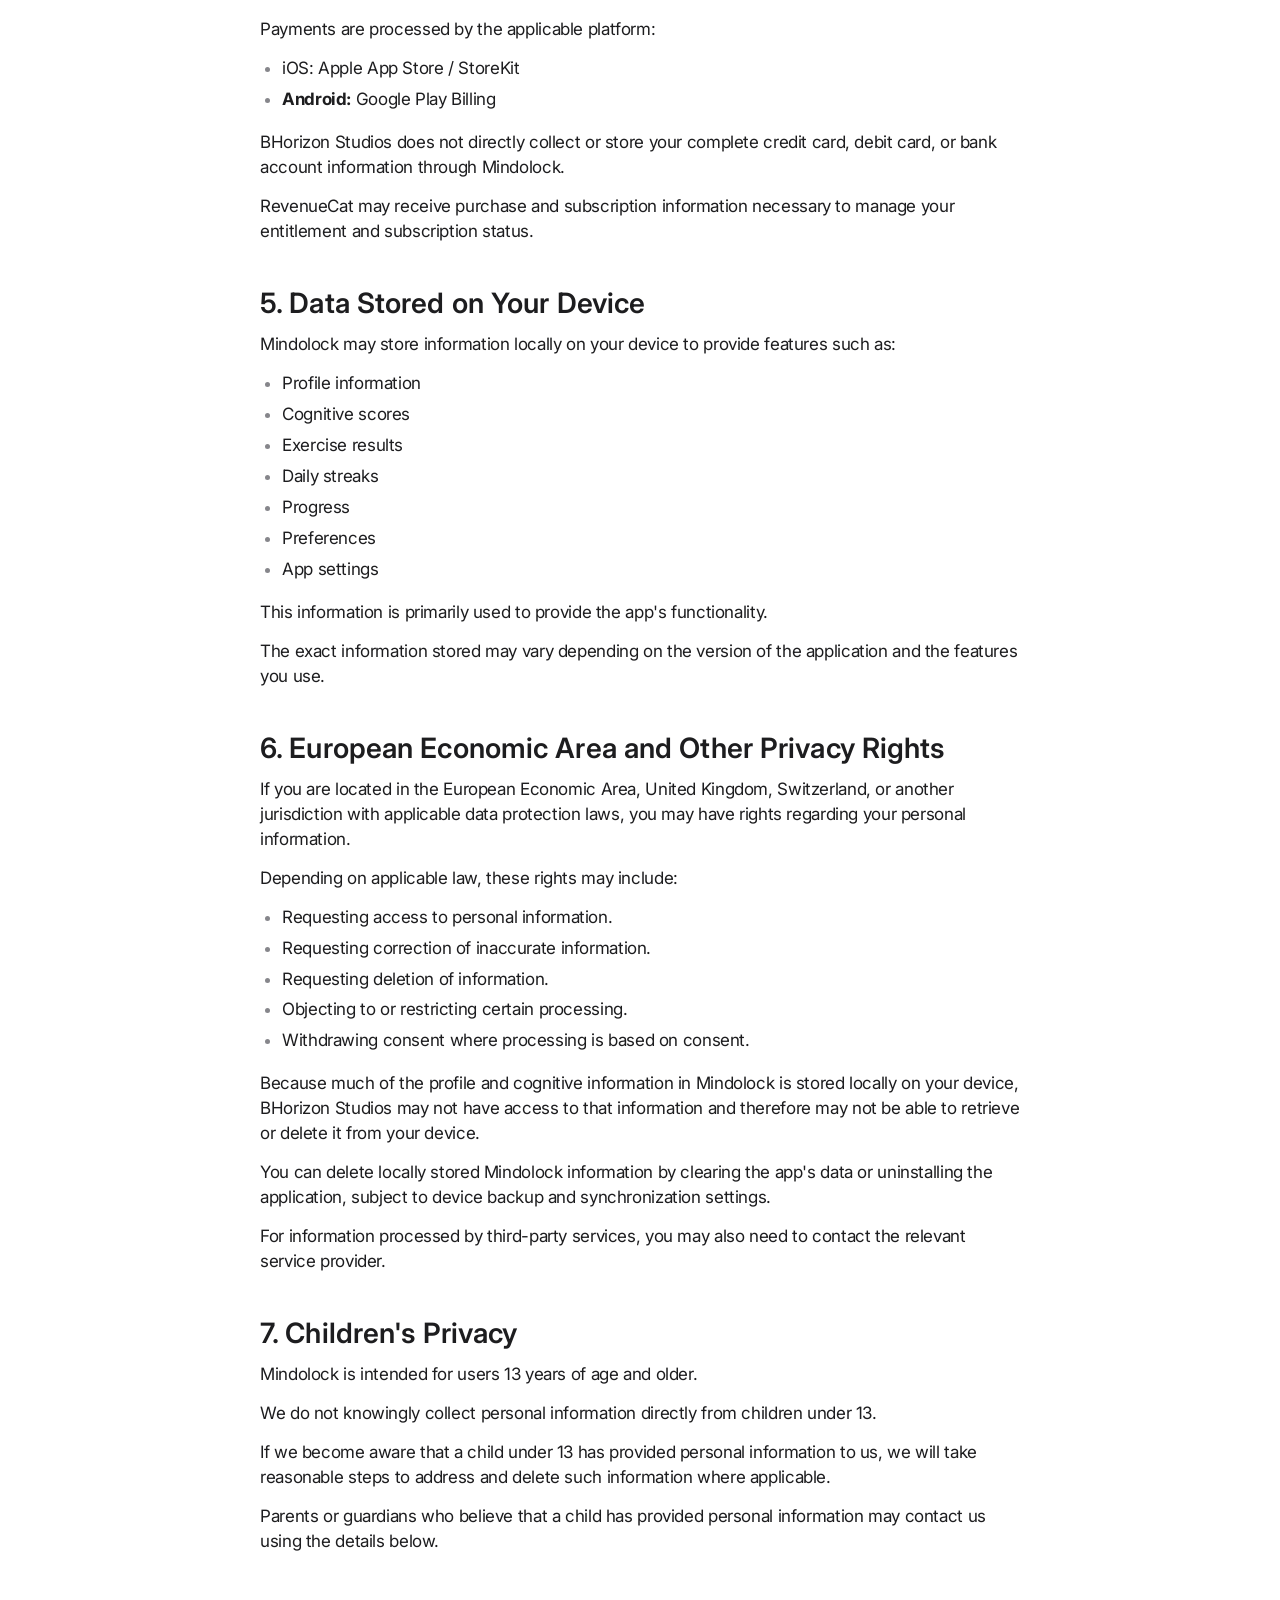
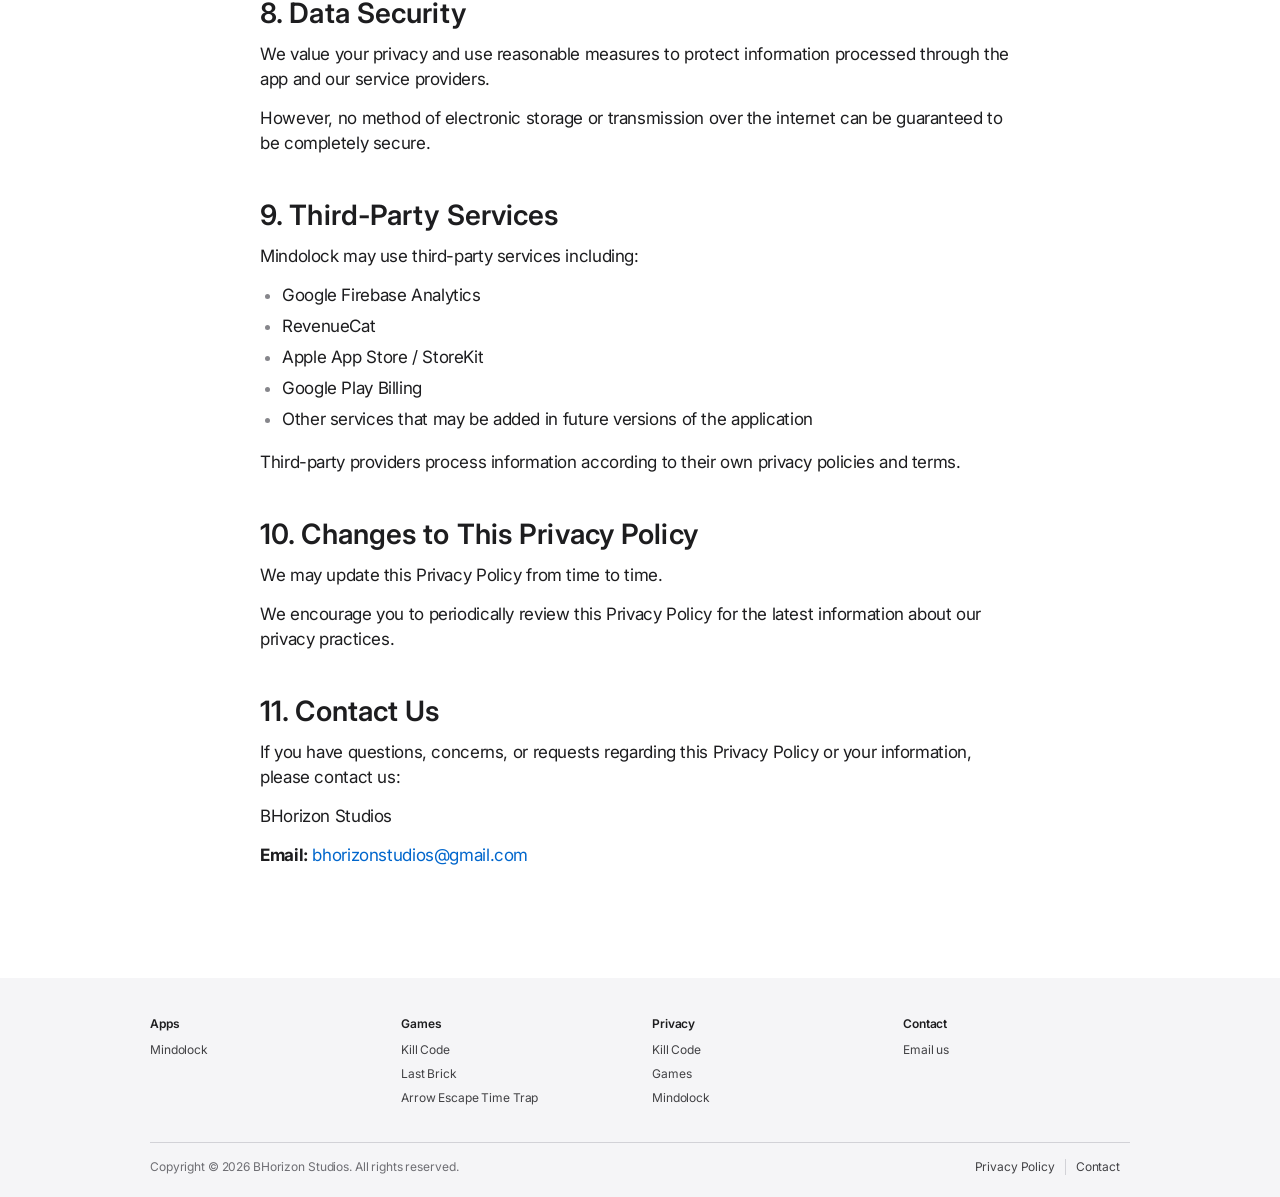
<file: privacy/mindolock/index.html>
<!DOCTYPE html>
<html lang="en">
<head>
    <meta charset="UTF-8">
    <meta name="viewport" content="width=device-width, initial-scale=1.0">
    <title>Mindolock Privacy Policy — BHorizon Studios</title>
    <meta name="description" content="Privacy policy for the Mindolock brain training app by BHorizon Studios.">
    <meta name="author" content="BHorizon Studios">
    <meta name="theme-color" content="#ffffff">
    <meta name="color-scheme" content="light">
    <link rel="preconnect" href="https://fonts.googleapis.com">
    <link rel="preconnect" href="https://fonts.gstatic.com" crossorigin>
    <link href="https://fonts.googleapis.com/css2?family=Inter:wght@400;500;600;700&display=swap" rel="stylesheet">
    <link rel="stylesheet" href="../../style.css">
    <link rel="stylesheet" href="../../privacy/policy.css">
</head>
<body>
    <header class="pnav">
        <div class="wrap pnav-inner">
            <a href="../../" class="gnav-brand" aria-label="BHorizon Studios home"><span class="brand-mark">BH</span></a>
            <nav aria-label="Privacy">
                <a href="../../">Home</a>
                <a href="../../privacy/">Privacy</a>
                <a href="mailto:bhorizonstudios@gmail.com">Contact</a>
            </nav>
        </div>
    </header>

    <main class="policy wrap">
        <p class="policy-eyebrow"><a href="../">Privacy</a></p>
        <h1>Mindolock Privacy Policy</h1>
        <p class="policy-covers">Covers Mindolock on iOS and Android.</p>
        <article class="policy-body">
            <p>This Privacy Policy explains how information is handled when you use Mindolock on iOS or Android.</p>
            <h2>1. Information We Collect</h2>
            <h2>A. Information Stored Locally on Your Device</h2>
            <p>Mindolock is designed with a privacy-first approach. Certain information that you provide while using the app is stored locally on your device rather than being directly transmitted to or stored on BHorizon Studios' own servers.</p>
            <p>This may include:</p>
            <ul>
            <li><b>Profile Information:</b> Name, age or age group, and gender, where provided.</li>
            <li><b>Cognitive and Exercise Data:</b> Cognitive scores, memory/recall performance, focus and concentration performance, patience scores, exercise results, and related progress.</li>
            <li><b>Wellness Questionnaire Information:</b> Answers to questionnaires relating to areas such as stress and sleep, where provided.</li>
            <li><b>App Progress:</b> Daily streaks, exercise history, preferences, and other locally stored app data.</li>
            </ul>
            <p>BHorizon Studios does not directly operate a server or database to store this locally maintained information.</p>
            <p>However, your device's operating system may provide backup or synchronization services, such as Apple iCloud or Google backup, depending on your device settings. Information included in such backups may therefore be handled by the relevant platform provider according to its policies and your device settings.</p>
            <p>If you uninstall Mindolock or clear its application data, locally stored information may be deleted from your device, subject to any operating-system backup or synchronization mechanisms.</p>
            <h2>B. Information Processed by Third-Party Services</h2>
            <p>Mindolock uses third-party services to provide analytics, application functionality, and in-app purchase/subscription management.</p>
            <p>These services may automatically collect or process certain information according to their own privacy policies.</p>
            <h3>1. Firebase Analytics</h3>
            <p>Mindolock uses Firebase Analytics, provided by Google, to understand how users interact with the app, measure app performance, and improve the user experience.</p>
            <p>Depending on the platform and configuration, Firebase Analytics may process information such as:</p>
            <ul>
            <li>Device type</li>
            <li>Operating system and version</li>
            <li>App version</li>
            <li>App interaction events</li>
            <li>Session information</li>
            <li>Usage information</li>
            <li>Approximate location information</li>
            <li>Advertising or device identifiers, where applicable</li>
            </ul>
            <p>Analytics information is used to understand general usage patterns, diagnose issues, and improve Mindolock.</p>
            <p><a href="https://policies.google.com/privacy" rel="noopener">Google Privacy Policy</a></p>
            <h3>2. RevenueCat</h3>
            <p>Mindolock uses RevenueCat to manage in-app purchases and subscriptions, including Mindolock PRO.</p>
            <p>RevenueCat may process information such as:</p>
            <ul>
            <li>Anonymous App User ID</li>
            <li>Subscription status</li>
            <li>Purchase information</li>
            <li>Product information</li>
            <li>Device information or identifiers</li>
            <li>Transaction-related information</li>
            </ul>
            <p>RevenueCat does not receive or process your full payment card details. Payments are processed through Apple's App Store or Google Play, depending on your device and purchase method.</p>
            <p><a href="https://www.revenuecat.com/privacy/" rel="noopener">RevenueCat Privacy Policy</a></p>
            <h2>2. How We Use Information</h2>
            <p>Information processed through Mindolock and its third-party services may be used to:</p>
            <ul>
            <li>Provide and maintain the app.</li>
            <li>Save your app progress and preferences.</li>
            <li>Provide cognitive exercises and performance results.</li>
            <li>Provide Mindolock PRO features.</li>
            <li>Process and manage subscriptions and purchases.</li>
            <li>Understand app usage and improve functionality.</li>
            <li>Identify and resolve technical problems.</li>
            <li>Improve app performance and user experience.</li>
            </ul>
            <p>We do not sell, rent, or trade your personal information.</p>
            <p>Your locally stored profile and cognitive information is not intentionally transmitted to BHorizon Studios' own servers for storage.</p>
            <h2>3. Device Permissions</h2>
            <p>Depending on the platform and features you use, Mindolock may request permissions such as:</p>
            <h3>Audio / Media</h3>
            <p>Mindolock may use audio or media functionality to play ambient sounds, such as rain or ocean sounds, during focus, relaxation, or meditation exercises.</p>
            <p>These permissions are used to provide the requested functionality and are not intended to collect personal information.</p>
            <h3>Background Audio</h3>
            <p>Where supported, Mindolock may allow audio playback to continue while the application is in the background or while the device screen is off.</p>
            <p>The availability and permission requirements may differ between iOS and Android.</p>
            <h2>4. In-App Purchases and Subscriptions</h2>
            <p>Mindolock may offer optional paid features or subscriptions, including Mindolock PRO.</p>
            <p>Payments are processed by the applicable platform:</p>
            <ul>
            <li>iOS: Apple App Store / StoreKit</li>
            <li><b>Android:</b> Google Play Billing</li>
            </ul>
            <p>BHorizon Studios does not directly collect or store your complete credit card, debit card, or bank account information through Mindolock.</p>
            <p>RevenueCat may receive purchase and subscription information necessary to manage your entitlement and subscription status.</p>
            <h2>5. Data Stored on Your Device</h2>
            <p>Mindolock may store information locally on your device to provide features such as:</p>
            <ul>
            <li>Profile information</li>
            <li>Cognitive scores</li>
            <li>Exercise results</li>
            <li>Daily streaks</li>
            <li>Progress</li>
            <li>Preferences</li>
            <li>App settings</li>
            </ul>
            <p>This information is primarily used to provide the app's functionality.</p>
            <p>The exact information stored may vary depending on the version of the application and the features you use.</p>
            <h2>6. European Economic Area and Other Privacy Rights</h2>
            <p>If you are located in the European Economic Area, United Kingdom, Switzerland, or another jurisdiction with applicable data protection laws, you may have rights regarding your personal information.</p>
            <p>Depending on applicable law, these rights may include:</p>
            <ul>
            <li>Requesting access to personal information.</li>
            <li>Requesting correction of inaccurate information.</li>
            <li>Requesting deletion of information.</li>
            <li>Objecting to or restricting certain processing.</li>
            <li>Withdrawing consent where processing is based on consent.</li>
            </ul>
            <p>Because much of the profile and cognitive information in Mindolock is stored locally on your device, BHorizon Studios may not have access to that information and therefore may not be able to retrieve or delete it from your device.</p>
            <p>You can delete locally stored Mindolock information by clearing the app's data or uninstalling the application, subject to device backup and synchronization settings.</p>
            <p>For information processed by third-party services, you may also need to contact the relevant service provider.</p>
            <h2>7. Children's Privacy</h2>
            <p>Mindolock is intended for users 13 years of age and older.</p>
            <p>We do not knowingly collect personal information directly from children under 13.</p>
            <p>If we become aware that a child under 13 has provided personal information to us, we will take reasonable steps to address and delete such information where applicable.</p>
            <p>Parents or guardians who believe that a child has provided personal information may contact us using the details below.</p>
            <h2>8. Data Security</h2>
            <p>We value your privacy and use reasonable measures to protect information processed through the app and our service providers.</p>
            <p>However, no method of electronic storage or transmission over the internet can be guaranteed to be completely secure.</p>
            <h2>9. Third-Party Services</h2>
            <p>Mindolock may use third-party services including:</p>
            <ul>
            <li>Google Firebase Analytics</li>
            <li>RevenueCat</li>
            <li>Apple App Store / StoreKit</li>
            <li>Google Play Billing</li>
            <li>Other services that may be added in future versions of the application</li>
            </ul>
            <p>Third-party providers process information according to their own privacy policies and terms.</p>
            <h2>10. Changes to This Privacy Policy</h2>
            <p>We may update this Privacy Policy from time to time.</p>
            <p>We encourage you to periodically review this Privacy Policy for the latest information about our privacy practices.</p>
            <h2>11. Contact Us</h2>
            <p>If you have questions, concerns, or requests regarding this Privacy Policy or your information, please contact us:</p>
            <p>BHorizon Studios</p>
            <p><b>Email:</b> <a href="mailto:bhorizonstudios@gmail.com">bhorizonstudios@gmail.com</a></p>
        </article>
    </main>

    <footer class="footer">
        <div class="wrap">
            <div class="footer-dir">
                <div>
                    <h3>Apps</h3>
                    <a href="../../#p-mindolock">Mindolock</a>
                </div>
                <div>
                    <h3>Games</h3>
                    <a href="../../#p-killcode">Kill Code</a>
                    <a href="../../#p-lastbrick">Last Brick</a>
                    <a href="../../#p-arrowescape">Arrow Escape Time Trap</a>
                </div>
                <div>
                    <h3>Privacy</h3>
                    <a href="../../privacy/kill-code/">Kill Code</a>
                    <a href="../../privacy/games/">Games</a>
                    <a href="../../privacy/mindolock/">Mindolock</a>
                </div>
                <div>
                    <h3>Contact</h3>
                    <a href="mailto:bhorizonstudios@gmail.com">Email us</a>
                </div>
            </div>
            <div class="footer-legal">
                <p>Copyright &copy; 2026 BHorizon Studios. All rights reserved.</p>
                <nav aria-label="Legal">
                    <a href="../../privacy/">Privacy Policy</a>
                    <a href="mailto:bhorizonstudios@gmail.com">Contact</a>
                </nav>
            </div>
        </div>
    </footer>
</body>
</html>
</file>
<file: style.css>
/* ══════════════════════════════════════════════════════════════
   BHORIZON STUDIOS — Clean product-page theme
   Light canvas, system type, big tight headlines, generous space.
   ══════════════════════════════════════════════════════════════ */

*, *::before, *::after { margin: 0; padding: 0; box-sizing: border-box; }

:root {
    --bg: #ffffff;
    --bg-alt: #f5f5f7;
    --text: #1d1d1f;
    --muted: #6e6e73;
    --fine: #86868b;
    --line: #d2d2d7;
    --blue: #0071e3;
    --blue-hover: #0077ed;
    --link: #0066cc;
    --link-dark: #2997ff;
    --new: #b64400;
    --card-dark: #000000;

    --content: 980px;
    --gutter: 22px;
    --radius: 18px;
    --radius-lg: 28px;
    --ease: cubic-bezier(0.28, 0.11, 0.32, 1);

    --font: -apple-system, BlinkMacSystemFont, "SF Pro Display", "SF Pro Text", "Inter", "Helvetica Neue", Helvetica, Arial, sans-serif;
}

html { scroll-behavior: smooth; -webkit-font-smoothing: antialiased; -moz-osx-font-smoothing: grayscale; }

body {
    font-family: var(--font);
    font-size: 17px;
    line-height: 1.47;
    letter-spacing: -0.022em;
    background: var(--bg);
    color: var(--text);
    overflow-x: hidden;
}

img { max-width: 100%; display: block; }
a { color: var(--link); text-decoration: none; }
a:hover { text-decoration: underline; }
button { font: inherit; letter-spacing: inherit; color: inherit; background: none; border: 0; cursor: pointer; }
ul { list-style: none; }
:focus-visible { outline: 2px solid var(--blue); outline-offset: 3px; border-radius: 4px; }
::selection { background: rgba(0, 113, 227, 0.2); }

.wrap { max-width: calc(var(--content) + var(--gutter) * 2); margin: 0 auto; padding: 0 var(--gutter); }

section[id], [id^="p-"] { scroll-margin-top: 60px; }

/* ── Buttons & links ───────────────────────────────────────── */
.pill {
    display: inline-flex; align-items: center; justify-content: center;
    min-width: 28px;
    padding: 11px 21px;
    border-radius: 980px;
    background: var(--blue);
    border: 1px solid transparent;
    color: #fff;
    font-size: 17px; line-height: 1.18; font-weight: 400;
    letter-spacing: -0.022em;
    white-space: nowrap;
    transition: background 0.2s;
}
.pill:hover { background: var(--blue-hover); text-decoration: none; }
.pill-sm { padding: 4px 11px; font-size: 12px; letter-spacing: -0.01em; line-height: 1.34; }
.pill-lg { padding: 14px 28px; font-size: 19px; }

.text-link, .more-link {
    display: inline-flex; align-items: center; gap: 4px;
    color: var(--link);
    font-size: 17px;
}
.text-link:hover, .more-link:hover { text-decoration: underline; }
.text-link svg, .more-link svg { flex-shrink: 0; }

.cta-row { display: flex; flex-wrap: wrap; align-items: center; justify-content: center; gap: 14px 30px; }
.cta-row.center { justify-content: center; }
.cta-row.start { justify-content: flex-start; gap: 14px; }

.visually-hidden { position: absolute; width: 1px; height: 1px; overflow: hidden; clip-path: inset(50%); white-space: nowrap; }

.eyebrow { font-size: 14px; font-weight: 600; letter-spacing: -0.016em; color: var(--muted); min-height: 1.3em; }
.eyebrow-new { color: var(--new); }

/* ── Global nav ────────────────────────────────────────────── */
.gnav { position: relative; z-index: 200; height: 44px; }
/* Blur lives on a pseudo-element so the fixed mobile menu isn't trapped inside the nav */
.gnav::before {
    content: ""; position: absolute; inset: 0; z-index: -1;
    background: rgba(250, 250, 252, 0.8);
    backdrop-filter: saturate(180%) blur(20px); -webkit-backdrop-filter: saturate(180%) blur(20px);
}
.gnav-inner {
    max-width: 1024px; height: 44px; margin: 0 auto; padding: 0 var(--gutter);
    display: flex; align-items: center; justify-content: space-between;
}
.gnav-brand { display: flex; align-items: center; height: 44px; padding: 0 8px; }
.brand-mark {
    width: 22px; height: 22px;
    display: grid; place-items: center;
    border-radius: 6px;
    background: var(--text); color: #fff;
    font-size: 9px; font-weight: 700; letter-spacing: 0.02em;
}
.gnav-links { display: flex; flex: 1; justify-content: space-evenly; max-width: 640px; }
.gnav-links a, .gnav-icon {
    color: rgba(0, 0, 0, 0.8);
    font-size: 12px; letter-spacing: -0.01em;
    padding: 0 8px; line-height: 44px;
    transition: color 0.3s;
}
.gnav-links a:hover, .gnav-icon:hover { color: #000; text-decoration: none; }
.gnav-icon { display: flex; align-items: center; height: 44px; }
.gnav-stores { display: flex; }

.gnav-burger { display: none; width: 44px; height: 44px; position: relative; }
.gnav-burger span {
    position: absolute; left: 14px; width: 17px; height: 1.2px;
    background: var(--text); border-radius: 1px;
    transition: transform 0.3s var(--ease), top 0.3s var(--ease);
}
.gnav-burger span:first-child { top: 18px; }
.gnav-burger span:last-child { top: 25px; }
.gnav-burger[aria-expanded="true"] span:first-child { top: 21.5px; transform: rotate(45deg); }
.gnav-burger[aria-expanded="true"] span:last-child { top: 21.5px; transform: rotate(-45deg); }

.gnav-menu {
    display: none;
    position: fixed; inset: 44px 0 0 0;
    padding: 24px 48px;
    background: rgba(250, 250, 252, 0.97);
    backdrop-filter: blur(20px); -webkit-backdrop-filter: blur(20px);
    flex-direction: column;
}
.gnav-menu a {
    color: var(--text);
    font-size: 28px; font-weight: 600; line-height: 1.14; letter-spacing: 0.007em;
    padding: 8px 0;
    opacity: 0; transform: translateY(-6px);
    transition: opacity 0.3s, transform 0.3s var(--ease);
}
.gnav-menu a:hover { text-decoration: none; color: #000; }
.gnav.open .gnav-menu a { opacity: 1; transform: none; }
.gnav.open .gnav-menu a:nth-child(2) { transition-delay: 0.03s; }
.gnav.open .gnav-menu a:nth-child(3) { transition-delay: 0.06s; }
.gnav.open .gnav-menu a:nth-child(4) { transition-delay: 0.09s; }
.gnav.open .gnav-menu a:nth-child(5) { transition-delay: 0.12s; }
.gnav-menu-stores { display: flex; gap: 24px; margin-top: 28px; }
.gnav-menu .gnav-menu-stores a { font-size: 17px; font-weight: 400; color: var(--link); transition-delay: 0.15s; }

/* ── Local nav (sticky) ───────────────────────────────────── */
.localnav {
    position: sticky; top: 0; z-index: 150;
    height: 52px;
    background: rgba(255, 255, 255, 0.72);
    backdrop-filter: saturate(180%) blur(20px); -webkit-backdrop-filter: saturate(180%) blur(20px);
    border-bottom: 1px solid transparent;
    transition: border-color 0.3s, background 0.3s;
}
.localnav.stuck { border-bottom-color: rgba(0, 0, 0, 0.16); }
.localnav.dark { background: rgba(22, 22, 23, 0.8); border-bottom-color: rgba(255, 255, 255, 0.12); }
.localnav.dark .localnav-title, .localnav.dark .localnav-link { color: #f5f5f7; }
.localnav-inner { height: 52px; display: flex; align-items: center; justify-content: space-between; }
.localnav-title { color: var(--text); font-size: 21px; font-weight: 600; letter-spacing: 0.011em; }
.localnav-title:hover { text-decoration: none; }
.localnav-actions { display: flex; align-items: center; gap: 22px; }
.localnav-link { color: var(--text); font-size: 12px; letter-spacing: -0.01em; opacity: 0.85; }
.localnav-link:hover { color: var(--link); text-decoration: none; opacity: 1; }

/* ── Chapter nav ──────────────────────────────────────────── */
.chapternav { padding: 14px 0 0; overflow-x: auto; scrollbar-width: none; }
.chapternav::-webkit-scrollbar { display: none; }
.chapternav-items { display: flex; justify-content: center; gap: 4px; min-width: max-content; margin: 0 auto; padding: 0 var(--gutter); }
.chapternav-items a {
    position: relative;
    display: flex; flex-direction: column; align-items: center; gap: 8px;
    padding: 8px 18px 6px;
    color: var(--text);
    font-size: 12px; letter-spacing: -0.01em;
}
.chapternav-items a:hover { text-decoration: none; color: var(--link); }
.chapternav-items img {
    width: 54px; height: 54px; border-radius: 13px; object-fit: cover;
    box-shadow: 0 0 0 0.5px rgba(0, 0, 0, 0.1);
}
.chapternav-glyph {
    width: 54px; height: 54px; display: grid; place-items: center;
    color: var(--text);
}
.chapternav-items a:hover .chapternav-glyph { color: var(--link); }
.chapternav-items em {
    font-style: normal; font-size: 10px; font-weight: 400; color: var(--new);
    margin-top: -6px;
}

/* ── Intro headline ───────────────────────────────────────── */
.intro {
    display: flex; align-items: flex-end; justify-content: space-between; gap: 24px; flex-wrap: wrap;
    padding-top: 56px; padding-bottom: 40px;
}
.intro-title { font-size: 80px; line-height: 1.05; font-weight: 600; letter-spacing: -0.015em; }
.intro-tag { font-size: 28px; line-height: 1.14; font-weight: 600; letter-spacing: 0.007em; text-align: right; }

/* ── Hero tile ────────────────────────────────────────────── */
.hero {
    position: relative;
    background: var(--card-dark); color: #f5f5f7;
    text-align: center;
    padding: 64px var(--gutter) 0;
    overflow: hidden;
}
.hero .eyebrow-new { color: #f56300; font-size: 17px; }
.hero-title { font-size: 56px; line-height: 1.07; font-weight: 600; letter-spacing: -0.005em; margin-top: 4px; }
.hero-sub { font-size: 28px; line-height: 1.14; letter-spacing: 0.007em; margin: 8px 0 22px; }
.hero .cta-row { gap: 14px; }
.hero-more { margin-top: 18px; }
.hero .text-link { color: var(--link-dark); font-size: 19px; }

.hero-stage {
    position: relative;
    display: grid; grid-template-columns: 1fr auto 1fr; align-items: center; gap: 64px;
    max-width: 1100px; margin: 52px auto 0;
}
/* Soft glow behind the phone */
.hero-stage::before {
    content: ""; position: absolute; left: 50%; top: 55%;
    width: 720px; height: 720px; transform: translate(-50%, -50%);
    background: radial-gradient(circle, rgba(34, 211, 166, 0.2), transparent 62%);
    pointer-events: none;
}
.hero-feats { position: relative; display: flex; flex-direction: column; gap: 48px; padding-bottom: 40px; }
.hero-feats-left { text-align: right; align-items: flex-end; }
.hero-feats-right { text-align: left; align-items: flex-start; }
.hero-feats li { display: flex; flex-direction: column; gap: 4px; max-width: 240px; }
.hero-feats-left li { align-items: flex-end; }
.hero-feats svg { color: #2fe0b5; margin-bottom: 8px; }
.hero-feats b { font-size: 24px; line-height: 1.17; font-weight: 600; letter-spacing: 0.009em; color: #f5f5f7; }
.hero-feats span { font-size: 17px; color: #86868b; }

.hero-phones {
    position: relative;
    display: flex; justify-content: center; align-items: flex-end;
    height: 460px; align-self: end;
}
.hero-phone { width: auto; border-radius: 28px 28px 0 0; object-fit: cover; object-position: top; }
.hero-phone.main {
    height: 460px;
    /* Fade the screenshot's edges so its dark background melts into the glow */
    -webkit-mask-image: linear-gradient(to right, transparent, #000 9%, #000 91%, transparent), linear-gradient(to bottom, #000 82%, transparent);
    -webkit-mask-composite: source-in;
    mask-image: linear-gradient(to right, transparent, #000 9%, #000 91%, transparent), linear-gradient(to bottom, #000 82%, transparent);
    mask-composite: intersect;
}

/* ── Scroll-scrubbed video ────────────────────────────────── */
.scrolly { position: relative; height: 300vh; background: #000; color: #f5f5f7; }
.scrolly-sticky {
    position: sticky; top: 0;
    height: 100vh; height: 100svh;
    display: flex; flex-direction: column;
    overflow: hidden;
}
.scrolly-captions { position: relative; flex: none; height: 200px; padding-top: 52px; }
.scrolly-caption {
    position: absolute; left: var(--gutter); right: var(--gutter); top: 52px; bottom: 0;
    display: grid; place-items: center; text-align: center;
    font-size: 56px; line-height: 1.07; font-weight: 600; letter-spacing: -0.005em;
    opacity: 0; transform: translateY(16px);
    transition: opacity 0.6s var(--ease), transform 0.6s var(--ease);
}
.scrolly-caption.is-active { opacity: 1; transform: none; }
.scrolly-video { flex: 1; min-height: 0; width: 100%; object-fit: contain; background: #000; }
.scrolly-bar { position: absolute; left: 50%; bottom: 28px; width: 120px; height: 3px; margin-left: -60px; border-radius: 3px; background: rgba(255, 255, 255, 0.2); overflow: hidden; }
.scrolly-bar span { display: block; height: 100%; width: 100%; background: #f5f5f7; transform-origin: left; transform: scaleX(var(--p, 0)); }
.scrolly.static { height: auto; }
.scrolly.static .scrolly-sticky { position: relative; height: auto; }
.scrolly.static .scrolly-video { aspect-ratio: 16 / 9; }
.scrolly.static .scrolly-bar { display: none; }

/* ── Sections ─────────────────────────────────────────────── */
.section { padding: 100px 0 110px; }
.section-alt { background: var(--bg-alt); }
.section-head { display: flex; align-items: flex-end; justify-content: space-between; gap: 12px 24px; flex-wrap: wrap; margin-bottom: 36px; }
.section-head.stacked { display: block; }
.section-title { font-size: 56px; line-height: 1.07; font-weight: 600; letter-spacing: -0.005em; }
.section-lede { max-width: 680px; margin-top: 18px; font-size: 21px; line-height: 1.38; letter-spacing: 0.011em; color: var(--muted); }
.more-link { font-size: 17px; padding-bottom: 8px; }
.more-links { display: flex; flex-wrap: wrap; gap: 4px 24px; }

/* Segmented control */
.segmented {
    display: inline-flex; gap: 2px;
    padding: 4px;
    border-radius: 980px;
    background: #e8e8ed;
    margin-bottom: 44px;
}
.segmented button {
    padding: 6px 20px;
    border-radius: 980px;
    font-size: 14px; letter-spacing: -0.016em;
    color: var(--text);
    white-space: nowrap;
    transition: background 0.25s, color 0.25s, box-shadow 0.25s;
}
.segmented button:hover { color: #000; }
.segmented button[aria-selected="true"] {
    background: #fff;
    box-shadow: 0 1px 3px rgba(0, 0, 0, 0.12);
}

/* ── Lineup ───────────────────────────────────────────────── */
.lineup {
    display: grid; grid-template-columns: repeat(4, 1fr); gap: 56px 20px;
    max-width: calc(var(--content) + var(--gutter) * 2);
    margin: 0 auto; padding: 0 var(--gutter);
}
.model {
    display: flex; flex-direction: column; align-items: center;
    text-align: center;
}
/* Line the rows up across columns even when a title wraps */
@supports (grid-template-rows: subgrid) {
    .model { display: grid; grid-row: span 9; grid-template-rows: subgrid; row-gap: 0; justify-items: center; align-items: start; align-content: start; }
    .model > .cta-row { align-self: start; }
}
.model[hidden] { display: none; }
.model-media {
    display: block; width: 100%;
    height: 360px; margin-bottom: 28px;
    border-radius: var(--radius);
    background: var(--bg-alt);
    overflow: hidden;
}
.model-media img {
    width: 100%; height: 100%; object-fit: cover; object-position: top;
    transition: transform 0.6s var(--ease);
}
.model-media:hover img { transform: scale(1.03); }
.model-media.is-art { background: #05070f; }
.model-media.is-art img { object-position: center; }
.model-icon { width: 44px; height: 44px; border-radius: 10px; object-fit: cover; margin-bottom: 14px; box-shadow: 0 0 0 0.5px rgba(0, 0, 0, 0.1); }
.model-name { font-size: 24px; line-height: 1.14; font-weight: 600; letter-spacing: 0.007em; margin-top: 4px; }
.model-tagline { margin-top: 10px; font-size: 17px; max-width: 240px; }
.model-meta { margin-top: 8px; font-size: 14px; color: var(--muted); }
.model .cta-row { margin-top: 24px; gap: 10px; flex-wrap: nowrap; }
.model .pill { padding: 8px 14px; font-size: 14px; }
.model-screens { margin-top: 16px; font-size: 15px; }

.model-features {
    width: 100%;
    margin-top: 32px; padding-top: 32px;
    border-top: 1px solid var(--line);
    display: flex; flex-direction: column; gap: 26px;
}
.model-features li { display: flex; flex-direction: column; align-items: center; gap: 2px; }
.model-features svg { color: var(--text); margin-bottom: 8px; }
.model-features b { font-size: 14px; font-weight: 600; }
.model-features span { font-size: 14px; color: var(--muted); }

/* ── Highlights gallery ───────────────────────────────────── */
.gallery {
    overflow-x: auto;
    scroll-snap-type: x mandatory;
    scrollbar-width: none;
    scroll-padding-inline: max(var(--gutter), calc((100vw - var(--content)) / 2));
}
.gallery::-webkit-scrollbar { display: none; }
.gallery-track {
    display: flex; gap: 20px;
    width: max-content;
    padding: 4px max(var(--gutter), calc((100vw - var(--content)) / 2)) 24px;
}
.card {
    position: relative;
    flex: none;
    width: 340px; height: 600px;
    border-radius: var(--radius-lg);
    background: var(--card-dark); color: #f5f5f7;
    overflow: hidden;
    scroll-snap-align: start;
    display: flex; flex-direction: column;
    transition: transform 0.4s var(--ease), box-shadow 0.4s var(--ease);
}
.card:hover { transform: scale(1.01); box-shadow: 2px 4px 12px rgba(0, 0, 0, 0.08); }
.card-copy { padding: 30px 30px 0; position: relative; z-index: 1; }
.card-eyebrow { font-size: 17px; font-weight: 600; letter-spacing: -0.022em; }
.card-title { margin-top: 8px; font-size: 28px; line-height: 1.14; font-weight: 600; letter-spacing: 0.007em; }
.card img {
    flex: none; align-self: center;
    height: 360px; width: auto; max-width: calc(100% - 60px);
    margin-top: 28px;
    border-radius: 16px;
    box-shadow: 0 0 0 1px rgba(255, 255, 255, 0.08);
    object-fit: cover; object-position: top;
}
.card img.is-art { height: auto; width: calc(100% - 60px); aspect-ratio: 1; }
.card-plus {
    position: absolute; right: 22px; bottom: 22px; z-index: 2;
    width: 36px; height: 36px; border-radius: 50%;
    display: grid; place-items: center;
    background: rgba(51, 51, 54, 0.92); color: #d6d6d7;
    transition: background 0.25s, color 0.25s;
}
.card-plus:hover { background: #424245; color: #fff; }

.paddles { display: flex; justify-content: flex-end; gap: 18px; margin-top: 14px; }
.paddle {
    width: 36px; height: 36px; border-radius: 50%;
    display: grid; place-items: center;
    background: rgba(210, 210, 215, 0.64); color: rgba(0, 0, 0, 0.56);
    transition: background 0.25s, color 0.25s, opacity 0.25s;
}
.paddle:hover:not(:disabled) { background: rgba(223, 223, 227, 0.7); color: rgba(0, 0, 0, 0.64); }
.paddle:disabled { opacity: 0.42; cursor: default; }

/* ── Screens ──────────────────────────────────────────────── */
.screens-panel {
    display: flex; gap: 20px;
    overflow-x: auto; scroll-snap-type: x mandatory; scrollbar-width: none;
    padding: 4px max(var(--gutter), calc((100vw - var(--content)) / 2)) 12px;
    scroll-padding-inline: max(var(--gutter), calc((100vw - var(--content)) / 2));
    animation: fade-in 0.5s var(--ease);
}
.screens-panel::-webkit-scrollbar { display: none; }
.screens-panel[hidden] { display: none; }
.shot {
    flex: none;
    width: 230px; aspect-ratio: 9 / 16;
    border-radius: var(--radius);
    overflow: hidden;
    background: var(--bg-alt);
    scroll-snap-align: start;
    box-shadow: 0 0 0 1px rgba(0, 0, 0, 0.04);
}
.shot img { width: 100%; height: 100%; object-fit: cover; object-position: top; transition: transform 0.6s var(--ease); }
.shot:hover img { transform: scale(1.04); }

@keyframes fade-in { from { opacity: 0; } to { opacity: 1; } }

/* ── Studio / why cards ───────────────────────────────────── */
.why {
    display: flex; gap: 20px;
    overflow-x: auto; scroll-snap-type: x mandatory; scrollbar-width: none;
    padding: 12px max(var(--gutter), calc((100vw - var(--content)) / 2)) 24px;
    scroll-padding-inline: max(var(--gutter), calc((100vw - var(--content)) / 2));
}
.why::-webkit-scrollbar { display: none; }
.why-card {
    flex: none;
    width: 300px; min-height: 250px;
    padding: 32px 30px;
    border-radius: var(--radius-lg);
    background: #fff;
    scroll-snap-align: start;
    transition: transform 0.4s var(--ease), box-shadow 0.4s var(--ease);
}
.why-card:hover { transform: scale(1.01); box-shadow: 2px 4px 12px rgba(0, 0, 0, 0.08); }
.why-icon { margin-bottom: 18px; }
.why-card p { font-size: 21px; line-height: 1.24; font-weight: 600; letter-spacing: 0.009em; }
.c-blue { color: #0071e3; }
.c-orange { color: #b64400; }
.c-green { color: #03a10e; }
.c-purple { color: #8e44ad; }
.c-pink { color: #e30000; }

/* ── Contact ──────────────────────────────────────────────── */
.contact { text-align: center; }
.contact-title { font-size: 56px; line-height: 1.07; font-weight: 600; letter-spacing: -0.005em; max-width: 760px; margin: 0 auto; }
.contact .section-lede { margin: 18px auto 34px; }

/* ── Footer ───────────────────────────────────────────────── */
.footer {
    background: var(--bg-alt);
    color: var(--muted);
    font-size: 12px; line-height: 1.34; letter-spacing: -0.01em;
    padding: 18px 0 22px;
}
.footer a { color: #424245; }
.footer-notes { padding: 16px 0; border-bottom: 1px solid var(--line); }
.footer-dir {
    display: grid; grid-template-columns: repeat(4, 1fr); gap: 24px;
    padding: 20px 0 28px;
    border-bottom: 1px solid var(--line);
}
.footer-dir h3 { font-size: 12px; font-weight: 600; color: var(--text); margin-bottom: 10px; }
.footer-dir a { display: block; margin-bottom: 8px; }
.footer-legal { display: flex; flex-wrap: wrap; justify-content: space-between; gap: 8px 24px; padding-top: 16px; }
.footer-legal nav { display: flex; }
.footer-legal nav a { padding: 0 10px; border-left: 1px solid var(--line); }
.footer-legal nav a:first-child { padding-left: 0; border-left: 0; }

/* ── Modal ────────────────────────────────────────────────── */
.modal {
    width: min(100% - 32px, 816px);
    max-height: calc(100% - 80px);
    margin: auto;
    padding: 72px 76px 64px;
    border: 0; border-radius: var(--radius-lg);
    background: #fff; color: var(--text);
    box-shadow: 0 20px 60px rgba(0, 0, 0, 0.2);
}
.modal::backdrop { background: rgba(232, 232, 237, 0.72); backdrop-filter: blur(20px); -webkit-backdrop-filter: blur(20px); }
.modal[open] { animation: modal-in 0.4s var(--ease); }
@keyframes modal-in { from { opacity: 0; transform: translateY(30px) scale(0.98); } }
.modal-close {
    position: absolute; top: 16px; right: 16px;
    width: 36px; height: 36px; border-radius: 50%;
    display: grid; place-items: center;
    background: #333336; color: #fff;
    transition: background 0.2s;
}
.modal-close:hover { background: #474749; }
.modal-eyebrow { font-size: 17px; font-weight: 600; }
.modal-title { margin: 8px 0 28px; font-size: 48px; line-height: 1.08; font-weight: 600; letter-spacing: -0.003em; }
.modal-body p:not(.modal-eyebrow) { font-size: 21px; line-height: 1.38; letter-spacing: 0.011em; color: var(--muted); margin-bottom: 20px; }
.modal-body p b { color: var(--text); font-weight: 600; }
.modal-body .pill { margin-top: 12px; }

/* ── Lightbox ─────────────────────────────────────────────── */
.lightbox {
    position: fixed; inset: 0; z-index: 300;
    display: grid; place-items: center;
    background: rgba(0, 0, 0, 0.92);
    backdrop-filter: blur(20px); -webkit-backdrop-filter: blur(20px);
    padding: 64px 72px;
}
.lightbox[hidden] { display: none; }
.lb-img {
    max-width: 100%; max-height: calc(100vh - 128px);
    border-radius: var(--radius);
    animation: fade-in 0.35s var(--ease);
}
.lb-btn {
    position: absolute;
    width: 44px; height: 44px; border-radius: 50%;
    display: grid; place-items: center;
    background: rgba(66, 66, 69, 0.72); color: #fff;
    transition: background 0.2s;
}
.lb-btn:hover { background: rgba(88, 88, 92, 0.9); }
.lb-close { top: 18px; right: 18px; }
.lb-prev { left: 18px; top: 50%; transform: translateY(-50%); }
.lb-next { right: 18px; top: 50%; transform: translateY(-50%); }
.lb-count { position: absolute; bottom: 22px; left: 50%; transform: translateX(-50%); color: #a1a1a6; font-size: 14px; }

/* ── Scroll reveal ────────────────────────────────────────── */
.js .reveal { opacity: 0; transform: translateY(32px); transition: opacity 0.8s var(--ease), transform 0.8s var(--ease); }
.js .reveal.visible { opacity: 1; transform: none; }

/* ── Responsive ───────────────────────────────────────────── */
@media (max-width: 1068px) {
    .intro-title { font-size: 64px; }
    .intro-tag { font-size: 24px; }
    .section-title, .contact-title, .hero-title, .scrolly-caption { font-size: 48px; }
    .card { width: 320px; height: 560px; }
    .lineup { grid-template-columns: repeat(2, 1fr); max-width: calc(760px + var(--gutter) * 2); }
    .card img { height: 330px; }
    .model-media { height: 360px; }
    .hero-stage { gap: 36px; }
    .hero-feats b { font-size: 21px; }
    .hero-feats span { font-size: 15px; }
}

@media (max-width: 833px) {
    .gnav-links, .gnav-stores { display: none; }
    .gnav-burger { display: block; }
    .gnav-menu { display: flex; visibility: hidden; opacity: 0; transition: opacity 0.3s, visibility 0.3s; }
    .gnav.open .gnav-menu { visibility: visible; opacity: 1; }

    .localnav-link { display: none; }

    .intro { padding-top: 40px; }
    .intro-title { font-size: 48px; }
    .intro-tag { font-size: 21px; text-align: left; }

    .hero { padding-top: 52px; }
    .hero-title { font-size: 40px; }
    .hero-sub { font-size: 21px; }
    .hero-phones { height: 380px; }
    .hero-phone.main { height: 380px; }

    /* Features sit as a 2x2 grid above the phone */
    .hero-stage {
        grid-template-columns: 1fr 1fr; grid-template-areas: "left right" "phone phone";
        gap: 28px 16px; margin-top: 40px;
    }
    .hero-stage::before { top: 70%; width: 520px; height: 520px; }
    .hero-feats-left { grid-area: left; }
    .hero-feats-right { grid-area: right; }
    .hero-phones { grid-area: phone; }
    .hero-feats, .hero-feats-left, .hero-feats-right { text-align: center; align-items: center; gap: 24px; padding-bottom: 0; }
    .hero-feats-left li { align-items: center; }
    .hero-feats li { align-items: center; }
    .hero-feats svg { width: 26px; height: 26px; margin-bottom: 4px; }
    .hero-feats b { font-size: 17px; }
    .hero-feats span { font-size: 14px; }

    .section { padding: 72px 0 80px; }
    .section-title, .contact-title { font-size: 40px; }
    .section-lede { font-size: 19px; }

    /* Lineup becomes a horizontal shelf */
    .lineup {
        display: flex; gap: 20px;
        max-width: none;
        overflow-x: auto; scroll-snap-type: x mandatory; scrollbar-width: none;
        scroll-padding-inline: var(--gutter);
    }
    .lineup::-webkit-scrollbar { display: none; }
    .model { display: flex; align-items: center; flex: none; width: min(78vw, 320px); scroll-snap-align: start; }
    .model > .cta-row { align-self: center; }

    .footer-dir { grid-template-columns: repeat(2, 1fr); }

    .modal { padding: 64px 32px 44px; }
    .modal-title { font-size: 32px; }
    .modal-body p:not(.modal-eyebrow) { font-size: 19px; }
}

@media (max-width: 560px) {
    .chapternav-items { justify-content: flex-start; }
    .segmented button { padding: 6px 14px; }
    .chapternav-items a { padding: 8px 10px 6px; }
    .hero-sub { font-size: 19px; }
    .hero-phones { height: 330px; }
    .hero-phone.main { height: 330px; }
    .hero .cta-row { gap: 12px; }
    .section-title, .contact-title { font-size: 32px; }
    .scrolly-caption { font-size: 32px; }
    .scrolly-captions { height: 160px; }
    .card { width: 78vw; height: 500px; }
    .card img { height: 290px; }
    .card-title { font-size: 24px; }
    .shot { width: 62vw; }
    .why-card { width: 78vw; }
    .lightbox { padding: 64px 16px; }
    .lb-prev, .lb-next { top: auto; bottom: 12px; transform: none; }
    .lb-prev { left: 16px; }
    .lb-next { right: 16px; }
}

@media (prefers-reduced-motion: reduce) {
    *, *::before, *::after { animation: none !important; transition: none !important; scroll-behavior: auto !important; }
    .js .reveal { opacity: 1; transform: none; }
}
</file>
<file: privacy/policy.css>
/* Privacy pages: reuse style.css (fonts, colours, .wrap, footer) and add a simple reading layout. */

.pnav { border-bottom: 1px solid var(--line); background: rgba(255, 255, 255, 0.92); position: sticky; top: 0; z-index: 10;
    backdrop-filter: saturate(180%) blur(20px); -webkit-backdrop-filter: saturate(180%) blur(20px); }
.pnav-inner { display: flex; align-items: center; justify-content: space-between; height: 48px; }
.pnav nav { display: flex; gap: 24px; }
.pnav nav a { color: var(--text); font-size: 13px; opacity: 0.85; }
.pnav nav a:hover { opacity: 1; text-decoration: none; }

.policy { max-width: calc(760px + var(--gutter) * 2); padding-top: 64px; padding-bottom: 96px; }
.policy h1 { font-size: 48px; line-height: 1.08; font-weight: 600; letter-spacing: -0.003em; }
.policy-eyebrow { font-size: 17px; font-weight: 600; margin-bottom: 8px; }
.policy-eyebrow a { color: var(--muted); }
.policy-covers { margin-top: 14px; font-size: 21px; line-height: 1.38; color: var(--muted); }

.policy-body { margin-top: 48px; }
.policy-body h2 { margin: 44px 0 12px; font-size: 28px; line-height: 1.14; font-weight: 600; letter-spacing: 0.004em; }
.policy-body h3 { margin: 28px 0 8px; font-size: 19px; line-height: 1.21; font-weight: 600; }
.policy-body p { margin: 0 0 14px; }
.policy-body ul { margin: 0 0 18px; padding-left: 22px; list-style: disc; }
.policy-body li { margin-bottom: 6px; }
.policy-body li::marker { color: var(--fine); }
.policy-body a { overflow-wrap: anywhere; }
.policy-date { margin-top: 36px !important; padding-top: 18px; border-top: 1px solid var(--line); color: var(--muted); font-size: 14px; }

.policy:has(.policy-hub) { max-width: calc(880px + var(--gutter) * 2); }
.policy-hub { display: grid; grid-template-columns: 1fr 1fr; gap: 16px; margin-top: 44px; }
.policy-card {
    display: flex; align-items: center; gap: 18px;
    padding: 20px 22px; border-radius: var(--radius);
    background: #fff; color: var(--text);
    border: 1px solid #e8e8ed;
    box-shadow: 0 1px 2px rgba(0, 0, 0, 0.04), 0 6px 20px rgba(0, 0, 0, 0.05);
    transition: transform 0.25s var(--ease), box-shadow 0.25s var(--ease);
}
.policy-card:hover { text-decoration: none; transform: translateY(-2px);
    box-shadow: 0 2px 4px rgba(0, 0, 0, 0.05), 0 14px 32px rgba(0, 0, 0, 0.09); }
.policy-card img { width: 64px; height: 64px; flex-shrink: 0; border-radius: 15px; object-fit: cover;
    box-shadow: inset 0 0 0 1px rgba(0, 0, 0, 0.06), 0 2px 6px rgba(0, 0, 0, 0.12); }
.policy-card-text { display: flex; flex-direction: column; gap: 3px; flex: 1; min-width: 0; }
.policy-card-text b { font-size: 17px; line-height: 1.24; font-weight: 600; }
.policy-card-text small { font-size: 14px; color: var(--muted); }
.policy-card-go { display: inline-flex; align-items: center; gap: 4px; color: var(--link); font-size: 14px; white-space: nowrap; }
.policy-card:hover .policy-card-go svg { transform: translateX(2px); }
.policy-card-go svg { transition: transform 0.25s var(--ease); }
.policy-contact { margin-top: 44px; padding-top: 22px; border-top: 1px solid var(--line); color: var(--muted); font-size: 15px; }

@media (max-width: 734px) {
    .policy { padding-top: 40px; padding-bottom: 64px; }
    .policy h1 { font-size: 34px; }
    .policy-covers { font-size: 19px; }
    .policy-body h2 { font-size: 24px; }
    .policy-hub { grid-template-columns: 1fr; gap: 24px; }
    .pnav nav { gap: 16px; }
}
</file>
